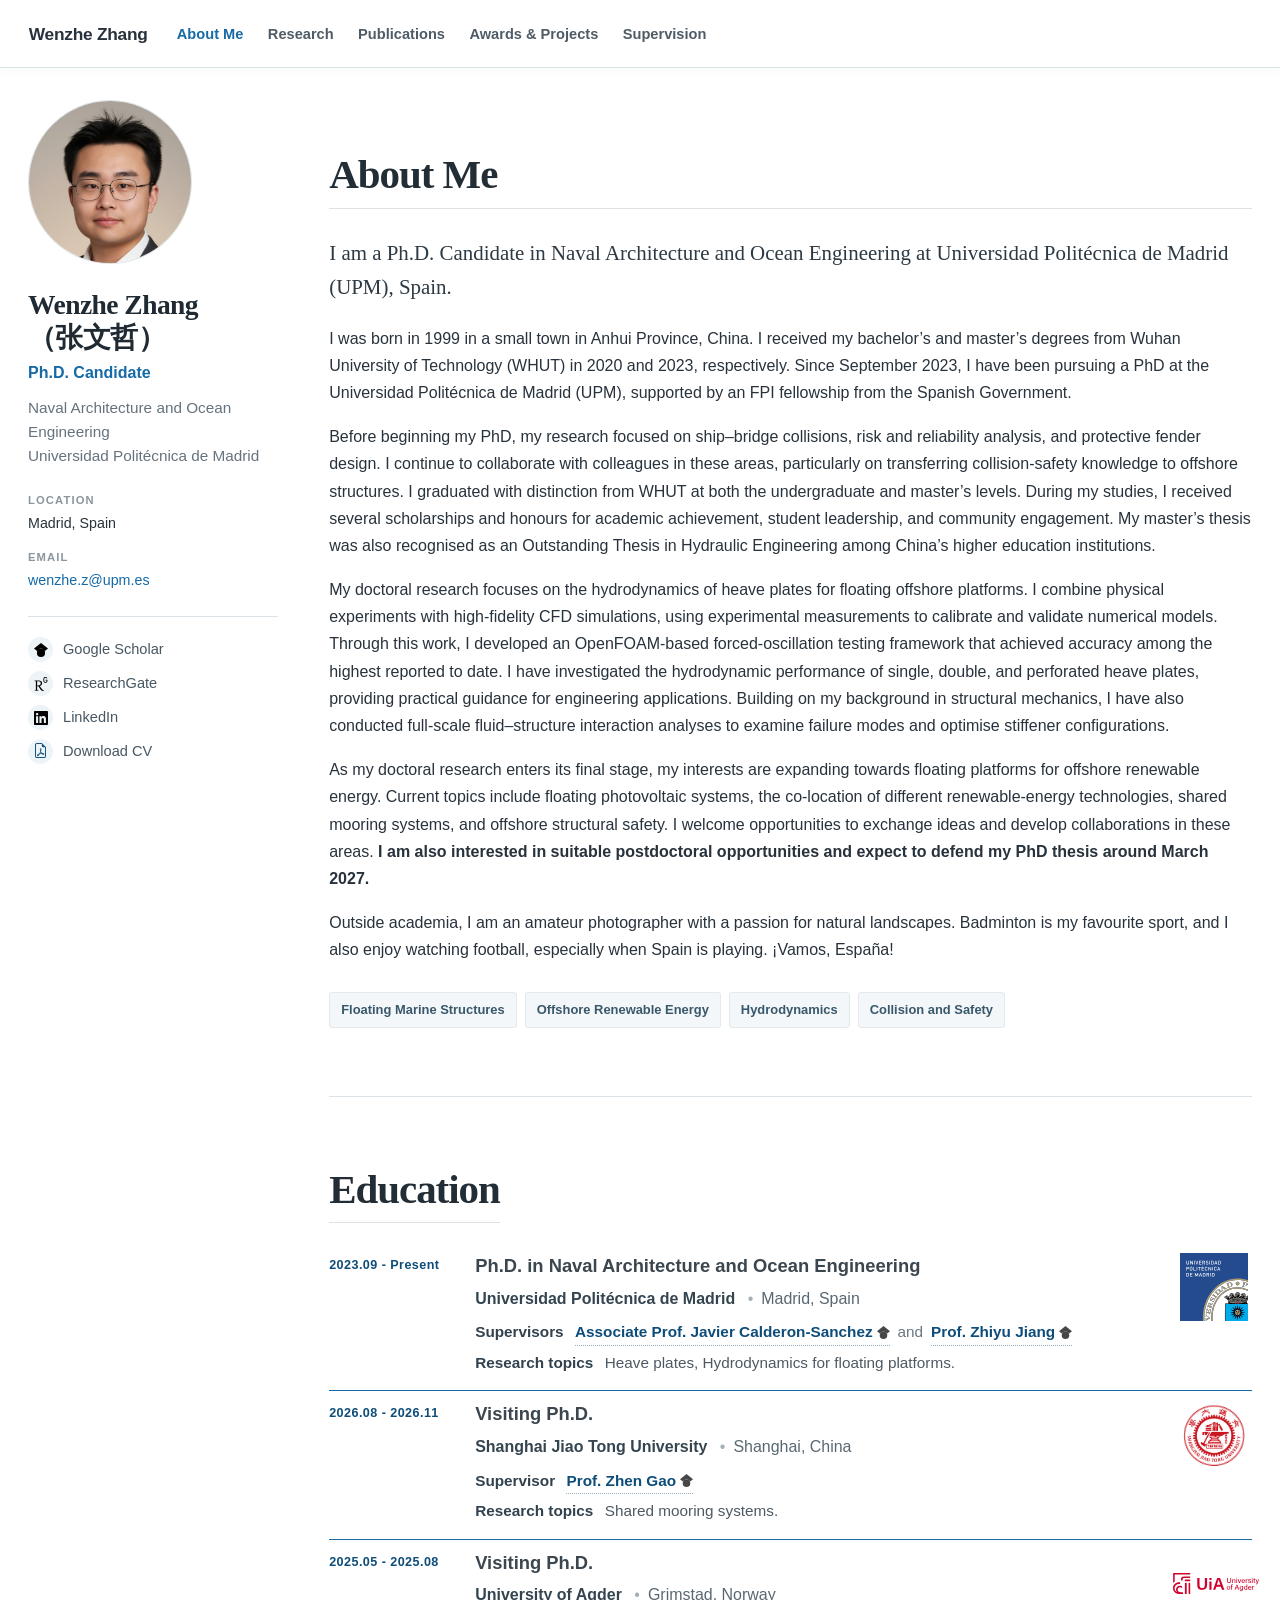
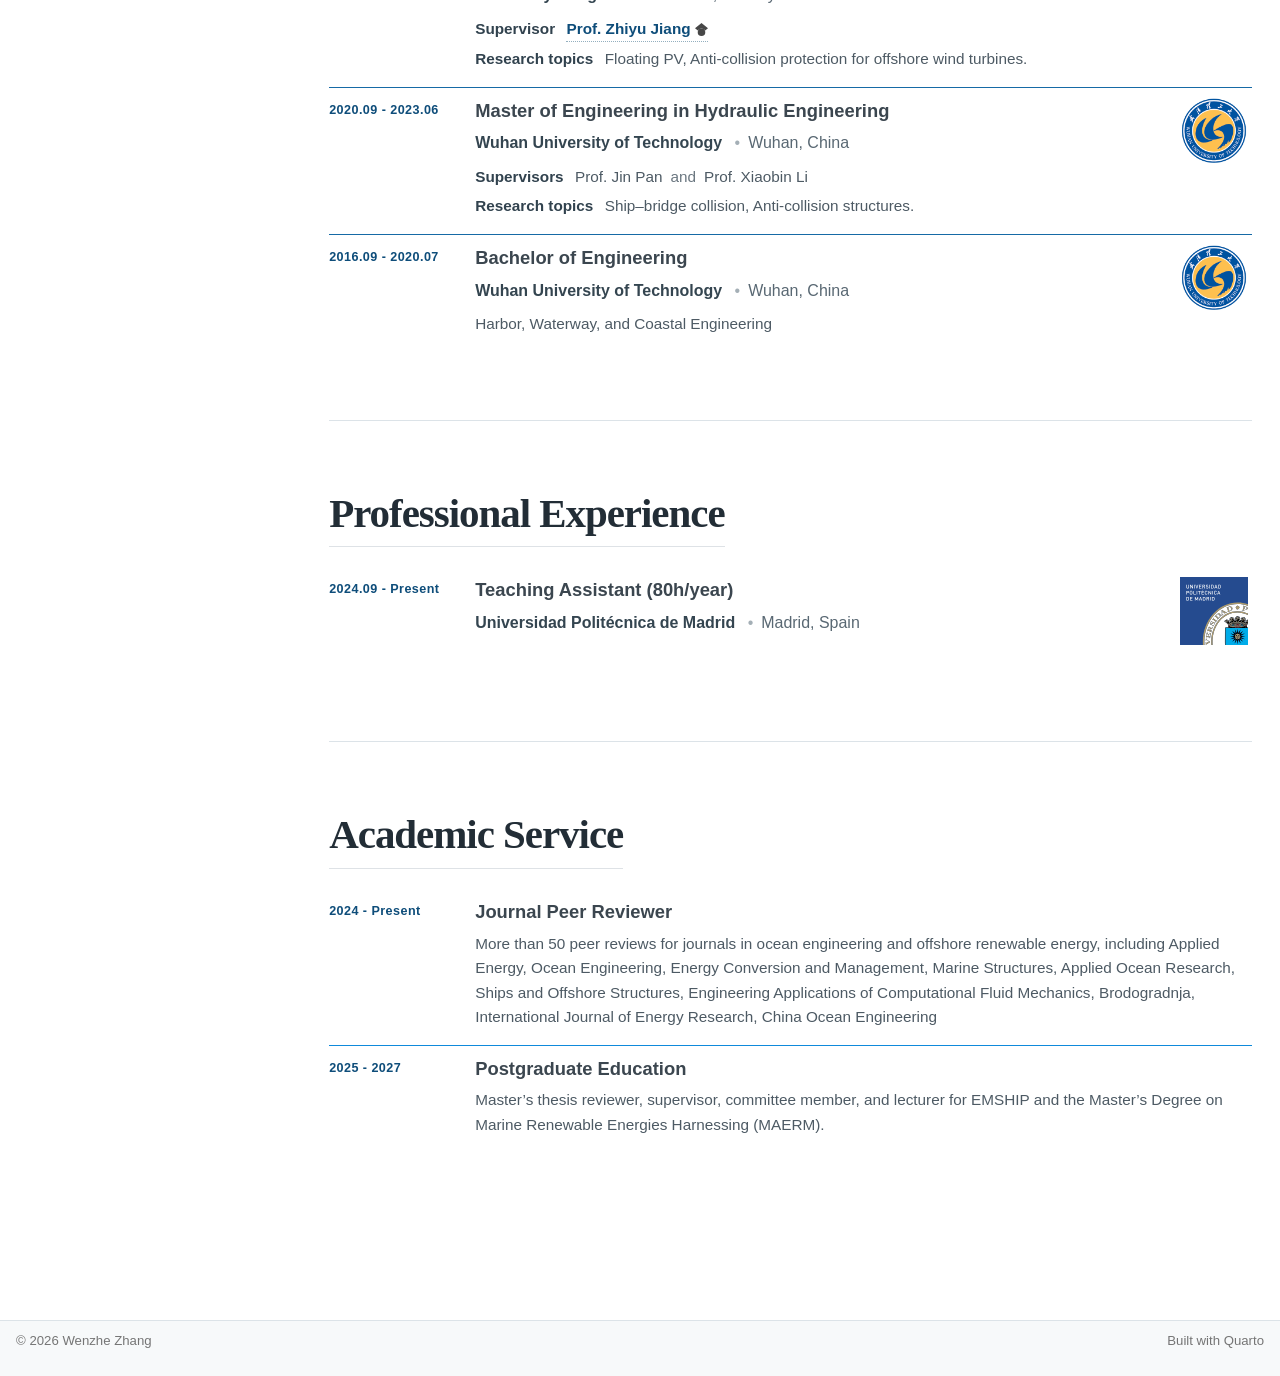
<file: index.html>
<!DOCTYPE html>
<html xmlns="http://www.w3.org/1999/xhtml" lang="en" xml:lang="en"><head>

<meta charset="utf-8">
<meta name="generator" content="quarto-1.11.9">

<meta name="viewport" content="width=device-width, initial-scale=1.0, user-scalable=yes">

<meta name="description" content="Academic profile of Wenzhe Zhang, Ph.D.&nbsp;Candidate in naval architecture and ocean engineering.">

<title>Wenzhe Zhang | Academic Homepage – Wenzhe Zhang</title>
<style>
/* Default styles provided by pandoc.
** See https://pandoc.org/MANUAL.html#variables-for-html for config info.
*/
span.smallcaps{font-variant: small-caps;}
div.columns{display: flex; gap: 1.5em;}
div.column{flex: auto;}
@media screen {
div.columns{gap: min(4vw, 1.5em);}
div.column{overflow-x: auto;}
}
div.hanging-indent{margin-left: 1.5em; text-indent: -1.5em;}
ul.task-list{list-style: none;}
ul.task-list li input[type="checkbox"] {
  width: 0.8em;
  margin: 0 0.8em 0.2em -1em; /* quarto-specific, see https://github.com/quarto-dev/quarto-cli/issues/4556 */ 
  vertical-align: middle;
}
</style>


<script src="site_libs/quarto-nav/quarto-nav.js"></script>
<script src="site_libs/clipboard/clipboard.min.js"></script>
<script src="site_libs/quarto-html/quarto.js" type="module"></script>
<script src="site_libs/quarto-html/tabsets/tabsets.js" type="module"></script>
<script src="site_libs/quarto-html/scrollable-regions/scrollable-regions.js" type="module"></script>
<script src="site_libs/quarto-html/popper.min.js"></script>
<script src="site_libs/quarto-html/tippy.umd.min.js"></script>
<link href="site_libs/quarto-html/tippy.css" rel="stylesheet">
<link href="site_libs/quarto-html/quarto-syntax-highlighting-63b5708e65d6cd79cd7618c58d0c21e7.css" rel="stylesheet" id="quarto-text-highlighting-styles">
<script src="site_libs/bootstrap/bootstrap.min.js"></script>
<link href="site_libs/bootstrap/bootstrap-icons.css" rel="stylesheet">
<link href="site_libs/bootstrap/bootstrap-cb61c712ca1a7fe70a83faed8e4da2d7.min.css" rel="stylesheet" append-hash="true" id="quarto-bootstrap" data-mode="light">
<script id="quarto-search-options" type="application/json">{
  "language": {
    "search-no-results-text": "No results",
    "search-matching-documents-text": "matching documents",
    "search-copy-link-title": "Copy link to search",
    "search-hide-matches-text": "Hide additional matches",
    "search-more-match-text": "more match in this document",
    "search-more-matches-text": "more matches in this document",
    "search-clear-button-title": "Clear",
    "search-text-placeholder": "",
    "search-detached-cancel-button-title": "Cancel",
    "search-submit-button-title": "Submit",
    "search-label": "Search"
  }
}</script>
<style>html{ scroll-behavior: smooth; }</style>


<link rel="stylesheet" href="styles.css">
</head>

<body class="nav-fixed fullcontent quarto-light"><a id="quarto-skip-link" class="visually-hidden-focusable" href="#quarto-document-content">Skip to main content</a>

<div id="quarto-search-results"></div>
  <header id="quarto-header" class="headroom fixed-top">
    <nav class="navbar navbar-expand-lg " data-bs-theme="dark" aria-label="Site">
      <div class="navbar-container container-fluid">
      <div class="navbar-brand-container mx-auto">
    <a class="navbar-brand" href="./index.html">
    <span class="navbar-title">Wenzhe Zhang</span>
    </a>
  </div>
          <button class="navbar-toggler" type="button" data-bs-toggle="collapse" data-bs-target="#navbarCollapse" aria-controls="navbarCollapse" aria-expanded="false" aria-label="Toggle navigation" onclick="if (window.quartoToggleHeadroom) { window.quartoToggleHeadroom(); }">
  <span class="navbar-toggler-icon"></span>
</button>
          <div class="collapse navbar-collapse" id="navbarCollapse">
            <ul class="navbar-nav navbar-nav-scroll me-auto">
  <li class="nav-item">
    <a class="nav-link active" href="./index.html" aria-current="page"> 
<span class="menu-text">About Me</span></a>
  </li>  
  <li class="nav-item">
    <a class="nav-link" href="./research.html"> 
<span class="menu-text">Research</span></a>
  </li>  
  <li class="nav-item">
    <a class="nav-link" href="./publications.html"> 
<span class="menu-text">Publications</span></a>
  </li>  
  <li class="nav-item">
    <a class="nav-link" href="./awards-projects.html"> 
<span class="menu-text">Awards &amp; Projects</span></a>
  </li>  
  <li class="nav-item">
    <a class="nav-link" href="./supervision.html"> 
<span class="menu-text">Supervision</span></a>
  </li>  
</ul>
          </div> <!-- /navcollapse -->
            <div class="quarto-navbar-tools">
</div>
      </div> <!-- /container-fluid -->
    </nav>
</header>
<!-- content -->
<div id="quarto-content" class="quarto-container page-layout-custom page-navbar">
<!-- sidebar -->
<!-- margin-sidebar -->
<!-- main -->




<div class="academic-shell">

<div class="profile-sidebar" role="complementary" aria-label="Profile">

  <img class="profile-photo" src="images/profile.jpg" alt="Portrait of Wenzhe Zhang">

  <h1 class="profile-name">Wenzhe Zhang <br>（张文哲）</h1>
  <p class="profile-affiliation">Ph.D. Candidate</p>
  <p class="profile-focus">
    Naval Architecture and Ocean Engineering<br>
    Universidad Politécnica de Madrid
  </p>

  <dl class="profile-facts">
    <div>
      <dt>Location</dt>
      <dd>Madrid, Spain</dd>
    </div>
    <div>
      <dt>Email</dt>
      <dd><a href="mailto:wenzhe.z@upm.es">wenzhe.z@upm.es</a></dd>
    </div>
  </dl>

  <nav class="profile-links" aria-label="Academic profiles">
    <a href="https://scholar.google.com/citations?user=jU-Vs-wAAAAJ" target="_blank" rel="noopener">
      <span class="link-mark">
        <img src="images/icons/google-scholar.svg" alt="" aria-hidden="true">
      </span>
      Google Scholar
    </a>
    <a href="https://www.researchgate.net/profile/Wenzhe-Zhang-16" target="_blank" rel="noopener">
      <span class="link-mark">
        <img src="images/icons/researchgate.svg" alt="" aria-hidden="true">
      </span>
      ResearchGate
    </a>
    <a href="https://www.linkedin.com/in/wenzhe-zhang-293a08292/" target="_blank" rel="noopener">
      <span class="link-mark">
        <img src="images/icons/linkedin.svg" alt="" aria-hidden="true">
      </span>
      LinkedIn
    </a>
    <a href="files/CV_Wenzhe_Zhang.pdf" target="_blank">
      <span class="link-mark">
        <i class="bi bi-file-earmark-pdf" aria-hidden="true"></i>
      </span>
      Download CV
    </a>
  </nav>
</div>

<main class="academic-content" id="quarto-document-content" tabindex="-1"><header id="title-block-header" class="quarto-title-block"></header>

<section id="about" class="academic-section about-section">
  <h2>About Me</h2>
  <p class="about-lead">
    I am a Ph.D. Candidate in Naval Architecture and Ocean Engineering at
    Universidad Politécnica de Madrid (UPM), Spain.
  </p>
  <p>
    I was born in 1999 in a small town in Anhui Province, China. I received my
    bachelor’s and master’s degrees from Wuhan University of Technology (WHUT)
    in 2020 and 2023, respectively. Since September 2023, I have been pursuing
    a PhD at the Universidad Politécnica de Madrid (UPM), supported by an FPI
    fellowship from the Spanish Government.
  </p>
  <p>
    Before beginning my PhD, my research focused on ship–bridge collisions,
    risk and reliability analysis, and protective fender design. I continue to
    collaborate with colleagues in these areas, particularly on transferring
    collision-safety knowledge to offshore structures. I graduated with
    distinction from WHUT at both the undergraduate and master’s levels. During
    my studies, I received several scholarships and honours for academic
    achievement, student leadership, and community engagement. My master’s
    thesis was also recognised as an Outstanding Thesis in Hydraulic
    Engineering among China’s higher education institutions.
  </p>
  <p>
    My doctoral research focuses on the hydrodynamics of heave plates for
    floating offshore platforms. I combine physical experiments with
    high-fidelity CFD simulations, using experimental measurements to calibrate
    and validate numerical models. Through this work, I developed an
    OpenFOAM-based forced-oscillation testing framework that achieved accuracy
    among the highest reported to date. I have investigated the hydrodynamic
    performance of single, double, and perforated heave plates, providing
    practical guidance for engineering applications. Building on my background
    in structural mechanics, I have also conducted full-scale fluid–structure
    interaction analyses to examine failure modes and optimise stiffener
    configurations.
  </p>
  <p>
    As my doctoral research enters its final stage, my interests are expanding
    towards floating platforms for offshore renewable energy. Current topics
    include floating photovoltaic systems, the co-location of different
    renewable-energy technologies, shared mooring systems, and offshore
    structural safety. I welcome opportunities to exchange ideas and develop
    collaborations in these areas.
    <strong>I am also interested in suitable postdoctoral opportunities and
    expect to defend my PhD thesis around March 2027.</strong>
  </p>
  <p>
    Outside academia, I am an amateur photographer with a passion for natural
    landscapes. Badminton is my favourite sport, and I also enjoy watching
    football, especially when Spain is playing. ¡Vamos, España!
  </p>

  <div class="interest-row" aria-label="Research interests">
    <span>Floating Marine Structures</span>
    <span>Offshore Renewable Energy</span>
    <span>Hydrodynamics</span>
    <span>Collision and Safety</span>
  </div>
</section>

<section id="education" class="academic-section">
  <div class="section-heading">
    <div>
      <h2>Education</h2>
    </div>
  </div>

  <div class="record-list">
    <article class="academic-record">
      <div class="record-date">2023.09 - Present</div>
      <div class="record-body">
        <h3>Ph.D. in Naval Architecture and Ocean Engineering</h3>
        <p class="record-place">Universidad Politécnica de Madrid <span>Madrid, Spain</span></p>
        <p class="record-supervisors">
          <span class="record-label">Supervisors</span>
          <a class="supervisor-link" href="https://scholar.google.com/citations?user=zWUbIyYAAAAJ" target="_blank" rel="noopener">
            Associate Prof. Javier Calderon-Sanchez
            <img class="inline-scholar-icon" src="images/icons/google-scholar.svg" alt="" aria-hidden="true">
          </a>
          <span class="name-separator">and</span>
          <a class="supervisor-link" href="https://scholar.google.com/citations?user=9iAn-vIAAAAJ" target="_blank" rel="noopener">
            Prof. Zhiyu Jiang
            <img class="inline-scholar-icon" src="images/icons/google-scholar.svg" alt="" aria-hidden="true">
          </a>
        </p>
        <p class="record-topic">
          <span class="record-label">Research topics</span>
          Heave plates, Hydrodynamics for floating platforms.
        </p>
      </div>
      <img class="org-logo" src="images/logos/upm.svg" alt="Universidad Politécnica de Madrid logo">
    </article>

    <article class="academic-record">
      <div class="record-date">2026.08 - 2026.11</div>
      <div class="record-body">
        <h3>Visiting Ph.D.</h3>
        <p class="record-place">Shanghai Jiao Tong University <span>Shanghai, China</span></p>
        <p class="record-supervisors">
          <span class="record-label">Supervisor</span>
          <a class="supervisor-link" href="https://scholar.google.com/citations?user=l5I1Ul8AAAAJ" target="_blank" rel="noopener">
            Prof. Zhen Gao
            <img class="inline-scholar-icon" src="images/icons/google-scholar.svg" alt="" aria-hidden="true">
          </a>
        </p>
        <p class="record-topic">
          <span class="record-label">Research topics</span>
          Shared mooring systems.
        </p>
      </div>
      <img class="org-logo" src="images/logos/sjtu.png" alt="Shanghai Jiao Tong University logo">
    </article>

    <article class="academic-record">
      <div class="record-date">2025.05 - 2025.08</div>
      <div class="record-body">
        <h3>Visiting Ph.D.</h3>
        <p class="record-place">University of Agder <span>Grimstad, Norway</span></p>
        <p class="record-supervisors">
          <span class="record-label">Supervisor</span>
          <a class="supervisor-link" href="https://scholar.google.com/citations?user=9iAn-vIAAAAJ" target="_blank" rel="noopener">
            Prof. Zhiyu Jiang
            <img class="inline-scholar-icon" src="images/icons/google-scholar.svg" alt="" aria-hidden="true">
          </a>
        </p>
        <p class="record-topic">
          <span class="record-label">Research topics</span>
          Floating PV, Anti-collision protection for offshore wind turbines.
        </p>
      </div>
      <img class="org-logo org-logo--wide" src="images/logos/uia.svg" alt="University of Agder logo">
    </article>

    <article class="academic-record">
      <div class="record-date">2020.09 - 2023.06</div>
      <div class="record-body">
        <h3>Master of Engineering in Hydraulic Engineering</h3>
        <p class="record-place">Wuhan University of Technology <span>Wuhan, China</span></p>
        <p class="record-supervisors">
          <span class="record-label">Supervisors</span>
          Prof. Jin Pan <span class="name-separator">and</span> Prof. Xiaobin Li
        </p>
        <p class="record-topic">
          <span class="record-label">Research topics</span>
          Ship–bridge collision, Anti-collision structures.
        </p>
      </div>
      <img class="org-logo" src="images/logos/whut.png" alt="Wuhan University of Technology logo">
    </article>

    <article class="academic-record">
      <div class="record-date">2016.09 - 2020.07</div>
      <div class="record-body">
        <h3>Bachelor of Engineering</h3>
        <p class="record-place">Wuhan University of Technology <span>Wuhan, China</span></p>
        <p class="record-detail">Harbor, Waterway, and Coastal Engineering</p>
      </div>
      <img class="org-logo" src="images/logos/whut.png" alt="Wuhan University of Technology logo">
    </article>
  </div>
</section>

<section id="work-experience" class="academic-section">
  <div class="section-heading">
    <div>
      <h2>Professional Experience</h2>
    </div>
  </div>

  <div class="record-list">
    <article class="academic-record">
      <div class="record-date">2024.09 - Present</div>
      <div class="record-body">
        <h3>Teaching Assistant (80h/year)</h3>
        <p class="record-place">Universidad Politécnica de Madrid <span>Madrid, Spain</span></p>
      </div>
      <img class="org-logo" src="images/logos/upm.svg" alt="Universidad Politécnica de Madrid logo">
    </article>
  </div>
</section>

<section id="academic-service" class="academic-section">
  <div class="section-heading">
    <div>
      <h2>Academic Service</h2>
    </div>
  </div>

  <div class="service-list">
    <article class="service-record">
      <div class="record-date">2024 - Present</div>
      <div class="record-body">
        <h3>Journal Peer Reviewer</h3>
        <p>
          More than 50 peer reviews for journals in ocean engineering and offshore
          renewable energy, including 
          Applied Energy, Ocean Engineering, Energy Conversion and Management, Marine Structures,
          Applied Ocean Research, Ships and Offshore Structures, Engineering Applications of Computational Fluid Mechanics, Brodogradnja, International Journal of Energy Research, China Ocean Engineering
        </p>
      </div>
    </article>
    <article class="service-record">
      <div class="record-date">2025 - 2027</div>
      <div class="record-body">
        <h3>Postgraduate Education</h3>
        <p>
          Master’s thesis reviewer, supervisor, committee member, and lecturer
          for EMSHIP and the Master’s Degree on Marine Renewable Energies
          Harnessing (MAERM).
        </p>
      </div>
    </article>
  </div>
</section>

</main>
</div>




<script id="quarto-html-after-body" type="application/javascript">
  window.document.addEventListener("DOMContentLoaded", function (event) {
    const isCodeAnnotation = (el) => {
      for (const clz of el.classList) {
        if (clz.startsWith('code-annotation-')) {                     
          return true;
        }
      }
      return false;
    }
    const onCopySuccess = function(e) {
      // button target
      const button = e.trigger;
      // don't keep focus
      button.blur();
      // flash "checked"
      button.classList.add('code-copy-button-checked');
      var currentTitle = button.getAttribute("title");
      button.setAttribute("title", "Copied!");
      let tooltip;
      if (window.bootstrap) {
        button.setAttribute("data-bs-toggle", "tooltip");
        button.setAttribute("data-bs-placement", "left");
        button.setAttribute("data-bs-title", "Copied!");
        tooltip = new bootstrap.Tooltip(button, 
          { trigger: "manual", 
            customClass: "code-copy-button-tooltip",
            offset: [0, -8]});
        tooltip.show();    
      }
      setTimeout(function() {
        if (tooltip) {
          tooltip.hide();
          button.removeAttribute("data-bs-title");
          button.removeAttribute("data-bs-toggle");
          button.removeAttribute("data-bs-placement");
        }
        button.setAttribute("title", currentTitle);
        button.classList.remove('code-copy-button-checked');
      }, 1000);
      // clear code selection
      e.clearSelection();
    }
    const getTextToCopy = function(trigger) {
      const outerScaffold = trigger.parentElement.cloneNode(true);
      const codeEl = outerScaffold.querySelector('code');
      for (const childEl of codeEl.children) {
        if (isCodeAnnotation(childEl)) {
          childEl.remove();
        }
      }
      return codeEl.innerText;
    }
    const clipboard = new window.ClipboardJS('.code-copy-button:not([data-in-quarto-modal])', {
      text: getTextToCopy
    });
    clipboard.on('success', onCopySuccess);
    if (window.document.getElementById('quarto-embedded-source-code-modal')) {
      const clipboardModal = new window.ClipboardJS('.code-copy-button[data-in-quarto-modal]', {
        text: getTextToCopy,
        container: window.document.getElementById('quarto-embedded-source-code-modal')
      });
      clipboardModal.on('success', onCopySuccess);
    }
      var localhostRegex = new RegExp(/^(?:http|https):\/\/localhost\:?[0-9]*\//);
      var mailtoRegex = new RegExp(/^mailto:/);
        var filterRegex = new RegExp("https:\/\/wenzhezhang1999\.github\.io\/wenzhe\.zhang");
      var isInternal = (href) => {
          return filterRegex.test(href) || localhostRegex.test(href) || mailtoRegex.test(href);
      }
      // Inspect non-navigation links and adorn them if external
      window.quartoDecorateExternalLinks = function (root) {
     var links = (root || window.document).querySelectorAll('a[href]:not(.nav-link):not(.navbar-brand):not(.toc-action):not(.sidebar-link):not(.sidebar-item-toggle):not(.pagination-link):not(.no-external):not([aria-hidden]):not(.dropdown-item):not(.quarto-navigation-tool):not(.about-link)');
      for (var i=0; i<links.length; i++) {
        const link = links[i];
        if (!isInternal(link.href)) {
          // undo the damage that might have been done by quarto-nav.js in the case of
          // links that we want to consider external
          if (link.dataset.originalHref !== undefined) {
            link.href = link.dataset.originalHref;
          }
          if (!link.classList.contains('no-external-icon')) {
          }
        }
      }
      };
      window.quartoDecorateExternalLinks(window.document);
    // Esc closes the popup (WCAG 1.4.13) and focus leaving both trigger and
    // popup closes it (WCAG 2.4.11); tippy handles neither for interactive popups.
    const hideOnEscAndFocusOut = {
      name: 'hideOnEscAndFocusOut',
      defaultValue: true,
      fn(instance) {
        const dismiss = () => {
          // A show scheduled by the trigger delay would otherwise reopen it
          instance.clearDelayTimeouts();
          instance.hide();
        };
        const onKeyDown = (event) => {
          if (event.key !== 'Escape') {
            return;
          }
          // Keep Esc from also reaching page handlers (e.g. reveal.js overview),
          // except an open reveal.js slide menu, which Esc should close too.
          // The menu handles keys only when its keyboard option is on.
          const menuHandlesEsc = window.Reveal?.getPlugin?.('menu')?.isOpen() &&
            window.Reveal.getConfig().menu?.keyboard !== false;
          if (!menuHandlesEsc) {
            event.stopPropagation();
          }
          if (instance.popper.contains(window.document.activeElement)) {
            // Disabled while refocusing so the focus trigger does not reopen it
            instance.disable();
            instance.reference.focus();
            instance.enable();
          }
          dismiss();
        };
        const onFocusOut = (event) => {
          const target = event.relatedTarget;
          if (target && !instance.reference.contains(target) &&
              !instance.popper.contains(target)) {
            dismiss();
          }
        };
        // On the trigger too: a click trigger (code-annotations: select) has no
        // blur handling. Attached for the instance's lifetime so leaving the
        // trigger also cancels a show still pending on the trigger delay.
        instance.reference.addEventListener('focusout', onFocusOut);
        return {
          onShow() {
            window.document.addEventListener('keydown', onKeyDown, true);
            instance.popper.addEventListener('focusout', onFocusOut);
          },
          onHide() {
            window.document.removeEventListener('keydown', onKeyDown, true);
            instance.popper.removeEventListener('focusout', onFocusOut);
          },
          onDestroy() {
            instance.reference.removeEventListener('focusout', onFocusOut);
          },
        };
      },
    };
    function tippyHover(el, contentFn, onTriggerFn, onUntriggerFn) {
      const config = {
        allowHTML: true,
        maxWidth: 500,
        delay: 100,
        arrow: false,
        appendTo: function(el) {
            return el.parentElement;
        },
        interactive: true,
        interactiveBorder: 10,
        theme: 'quarto',
        placement: 'bottom-start',
        plugins: [hideOnEscAndFocusOut],
      };
      if (contentFn) {
        config.content = contentFn;
      }
      if (onTriggerFn) {
        config.onTrigger = onTriggerFn;
      }
      if (onUntriggerFn) {
        config.onUntrigger = onUntriggerFn;
      }
      window.tippy(el, config); 
    }
    const noterefs = window.document.querySelectorAll('a[role="doc-noteref"]');
    for (var i=0; i<noterefs.length; i++) {
      const ref = noterefs[i];
      tippyHover(ref, function() {
        // use id or data attribute instead here
        let href = ref.getAttribute('data-footnote-href') || ref.getAttribute('href');
        try { href = new URL(href).hash; } catch {}
        const id = href.replace(/^#\/?/, "");
        const note = window.document.getElementById(id);
        if (note) {
          return note.innerHTML;
        } else {
          return "";
        }
      });
    }
    const xrefs = window.document.querySelectorAll('a.quarto-xref');
    const processXRef = (id, note) => {
      // Strip column container classes
      const stripColumnClz = (el) => {
        el.classList.remove("page-full", "page-columns");
        if (el.children) {
          for (const child of el.children) {
            stripColumnClz(child);
          }
        }
      }
      stripColumnClz(note)
      if (id === null || id.startsWith('sec-')) {
        // Special case sections, only their first couple elements
        const container = document.createElement("div");
        if (note.children && note.children.length > 2) {
          container.appendChild(note.children[0].cloneNode(true));
          for (let i = 1; i < note.children.length; i++) {
            const child = note.children[i];
            if (child.tagName === "P" && child.innerText === "") {
              continue;
            } else {
              container.appendChild(child.cloneNode(true));
              break;
            }
          }
          if (window.Quarto?.typesetMath) {
            window.Quarto.typesetMath(container);
          }
          return container.innerHTML
        } else {
          if (window.Quarto?.typesetMath) {
            window.Quarto.typesetMath(note);
          }
          return note.innerHTML;
        }
      } else {
        // Remove any anchor links if they are present
        const anchorLink = note.querySelector('a.anchorjs-link');
        if (anchorLink) {
          anchorLink.remove();
        }
        if (window.Quarto?.typesetMath) {
          window.Quarto.typesetMath(note);
        }
        if (note.classList.contains("callout")) {
          return note.outerHTML;
        } else {
          return note.innerHTML;
        }
      }
    }
    for (var i=0; i<xrefs.length; i++) {
      const xref = xrefs[i];
      tippyHover(xref, undefined, function(instance) {
        instance.disable();
        let url = xref.getAttribute('href');
        let hash = undefined; 
        if (url.startsWith('#')) {
          hash = url;
        } else {
          try { hash = new URL(url).hash; } catch {}
        }
        if (hash) {
          const id = hash.replace(/^#\/?/, "");
          const note = window.document.getElementById(id);
          if (note !== null) {
            try {
              const html = processXRef(id, note.cloneNode(true));
              instance.setContent(html);
            } finally {
              instance.enable();
              instance.show();
            }
          } else {
            // See if we can fetch this
            fetch(url.split('#')[0])
            .then(res => res.text())
            .then(html => {
              const parser = new DOMParser();
              const htmlDoc = parser.parseFromString(html, "text/html");
              const note = htmlDoc.getElementById(id);
              if (note !== null) {
                const html = processXRef(id, note);
                instance.setContent(html);
              } 
            }).finally(() => {
              instance.enable();
              instance.show();
            });
          }
        } else {
          // See if we can fetch a full url (with no hash to target)
          // This is a special case and we should probably do some content thinning / targeting
          fetch(url)
          .then(res => res.text())
          .then(html => {
            const parser = new DOMParser();
            const htmlDoc = parser.parseFromString(html, "text/html");
            const note = htmlDoc.querySelector('main.content');
            if (note !== null) {
              // This should only happen for chapter cross references
              // (since there is no id in the URL)
              // remove the first header
              if (note.children.length > 0 && note.children[0].tagName === "HEADER") {
                note.children[0].remove();
              }
              const html = processXRef(null, note);
              instance.setContent(html);
            } 
          }).finally(() => {
            instance.enable();
            instance.show();
          });
        }
      }, function(instance) {
      });
    }
        let selectedAnnoteEl;
        const selectorForAnnotation = ( cell, annotation) => {
          let cellAttr = 'data-code-cell="' + cell + '"';
          let lineAttr = 'data-code-annotation="' +  annotation + '"';
          const selector = 'span[' + cellAttr + '][' + lineAttr + ']';
          return selector;
        }
        const selectCodeLines = (annoteEl) => {
          const doc = window.document;
          const targetCell = annoteEl.getAttribute("data-target-cell");
          const targetAnnotation = annoteEl.getAttribute("data-target-annotation");
          const annoteSpan = window.document.querySelector(selectorForAnnotation(targetCell, targetAnnotation));
          const lines = annoteSpan.getAttribute("data-code-lines").split(",");
          const lineIds = lines.map((line) => {
            return targetCell + "-" + line;
          })
          // Each band is positioned against its own containing block, which is
          // not the offsetParent of the lines, so place it from client rects.
          const placeBand = (band, firstEl, lastEl, codeBlock) => {
            const container = band.offsetParent;
            if (container === null) {
              return;
            }
            const containerRect = container.getBoundingClientRect();
            // Reveal.js scales slides with a transform, so convert client
            // pixels back to the CSS pixels of the container.
            const scale = containerRect.height / container.offsetHeight || 1;
            const firstRect = firstEl.getBoundingClientRect();
            const lastRect = lastEl.getBoundingClientRect();
            const top = (firstRect.top - containerRect.top) / scale - container.clientTop + container.scrollTop;
            const height = (lastRect.bottom - firstRect.top) / scale;
            band.style.top = top - 2 + "px";
            band.style.height = height + 4 + "px";
            if (codeBlock) {
              // Without the copy button wrapper, the containing block is wider
              // than the code block, so span the code block explicitly.
              const blockRect = codeBlock.getBoundingClientRect();
              band.style.left = (blockRect.left - containerRect.left) / scale - container.clientLeft + container.scrollLeft + "px";
              band.style.width = blockRect.width / scale + "px";
            }
          };
          if (lineIds.length > 0) {
            const el = window.document.getElementById(lineIds[0]);
            const lastEl = window.document.getElementById(lineIds[lineIds.length - 1]);
            const parent = el.parentElement.parentElement;
            // cook up a div (if necessary) and position it
            let div = window.document.getElementById("code-annotation-line-highlight");
            if (div === null) {
              div = window.document.createElement("div");
              div.setAttribute("id", "code-annotation-line-highlight");
              div.style.position = 'absolute';
              parent.appendChild(div);
            }
            placeBand(div, el, lastEl, parent.closest("div.sourceCode") || parent);
            let gutterDiv = window.document.getElementById("code-annotation-line-highlight-gutter");
            if (gutterDiv === null) {
              gutterDiv = window.document.createElement("div");
              gutterDiv.setAttribute("id", "code-annotation-line-highlight-gutter");
              gutterDiv.style.position = 'absolute';
              const codeCell = window.document.getElementById(targetCell);
              const gutter = codeCell.querySelector('.code-annotation-gutter');
              gutter.appendChild(gutterDiv);
            }
            placeBand(gutterDiv, el, lastEl);
            selectedAnnoteEl = annoteEl;
          }
        };
        const unselectCodeLines = () => {
          const elementsIds = ["code-annotation-line-highlight", "code-annotation-line-highlight-gutter"];
          elementsIds.forEach((elId) => {
            const div = window.document.getElementById(elId);
            if (div) {
              div.remove();
            }
          });
          selectedAnnoteEl = undefined;
        };
          // Handle positioning of the toggle
      window.addEventListener(
        "resize",
        throttle(() => {
          elRect = undefined;
          if (selectedAnnoteEl) {
            selectCodeLines(selectedAnnoteEl);
          }
        }, 10)
      );
      function throttle(fn, ms) {
      let throttle = false;
      let timer;
        return (...args) => {
          if(!throttle) { // first call gets through
              fn.apply(this, args);
              throttle = true;
          } else { // all the others get throttled
              if(timer) clearTimeout(timer); // cancel #2
              timer = setTimeout(() => {
                fn.apply(this, args);
                timer = throttle = false;
              }, ms);
          }
        };
      }
        // Attach click handler to the DT
        const annoteDls = window.document.querySelectorAll('dt[data-target-cell]');
        for (const annoteDlNode of annoteDls) {
          annoteDlNode.addEventListener('click', (event) => {
            const clickedEl = event.target;
            if (clickedEl !== selectedAnnoteEl) {
              unselectCodeLines();
              const activeEl = window.document.querySelector('dt[data-target-cell].code-annotation-active');
              if (activeEl) {
                activeEl.classList.remove('code-annotation-active');
              }
              selectCodeLines(clickedEl);
              clickedEl.classList.add('code-annotation-active');
            } else {
              // Unselect the line
              unselectCodeLines();
              clickedEl.classList.remove('code-annotation-active');
            }
          });
        }
    const findCites = (el) => {
      const parentEl = el.parentElement;
      if (parentEl) {
        const cites = parentEl.dataset.cites;
        if (cites) {
          return {
            el,
            cites: cites.split(' ')
          };
        } else {
          return findCites(el.parentElement)
        }
      } else {
        return undefined;
      }
    };
    var bibliorefs = window.document.querySelectorAll('a[role="doc-biblioref"]');
    for (var i=0; i<bibliorefs.length; i++) {
      const ref = bibliorefs[i];
      const citeInfo = findCites(ref);
      if (citeInfo) {
        tippyHover(citeInfo.el, function() {
          var popup = window.document.createElement('div');
          citeInfo.cites.forEach(function(cite) {
            var citeDiv = window.document.createElement('div');
            citeDiv.classList.add('hanging-indent');
            citeDiv.classList.add('csl-entry');
            var biblioDiv = window.document.getElementById('ref-' + cite);
            if (biblioDiv) {
              citeDiv.innerHTML = biblioDiv.innerHTML;
            }
            popup.appendChild(citeDiv);
          });
          return popup.innerHTML;
        });
      }
    }
  });
  </script>
  <script type="application/javascript">
  window.quartoScrollableRegionsLabels = {"code":"Scrollable code","output":"Scrollable output"};
  </script>
</div> <!-- /content -->
<footer class="footer">
  <div class="nav-footer">
    <div class="nav-footer-left">
<p>© 2026 Wenzhe Zhang</p>
</div>   
    <div class="nav-footer-center">
      &nbsp;
    </div>
    <div class="nav-footer-right">
<p>Built with Quarto</p>
</div>
  </div>
</footer>
<!-- Cloudflare Web Analytics -->
<script type="module" src="https://static.cloudflareinsights.com/beacon.min.js" data-cf-beacon="{&quot;token&quot;:&quot;c6ead590af5a41edbece434c81ad9dea&quot;}"></script>
<!-- End Cloudflare Web Analytics -->




<script src="site_libs/quarto-html/zenscroll-min.js"></script>
</body></html>
</file>
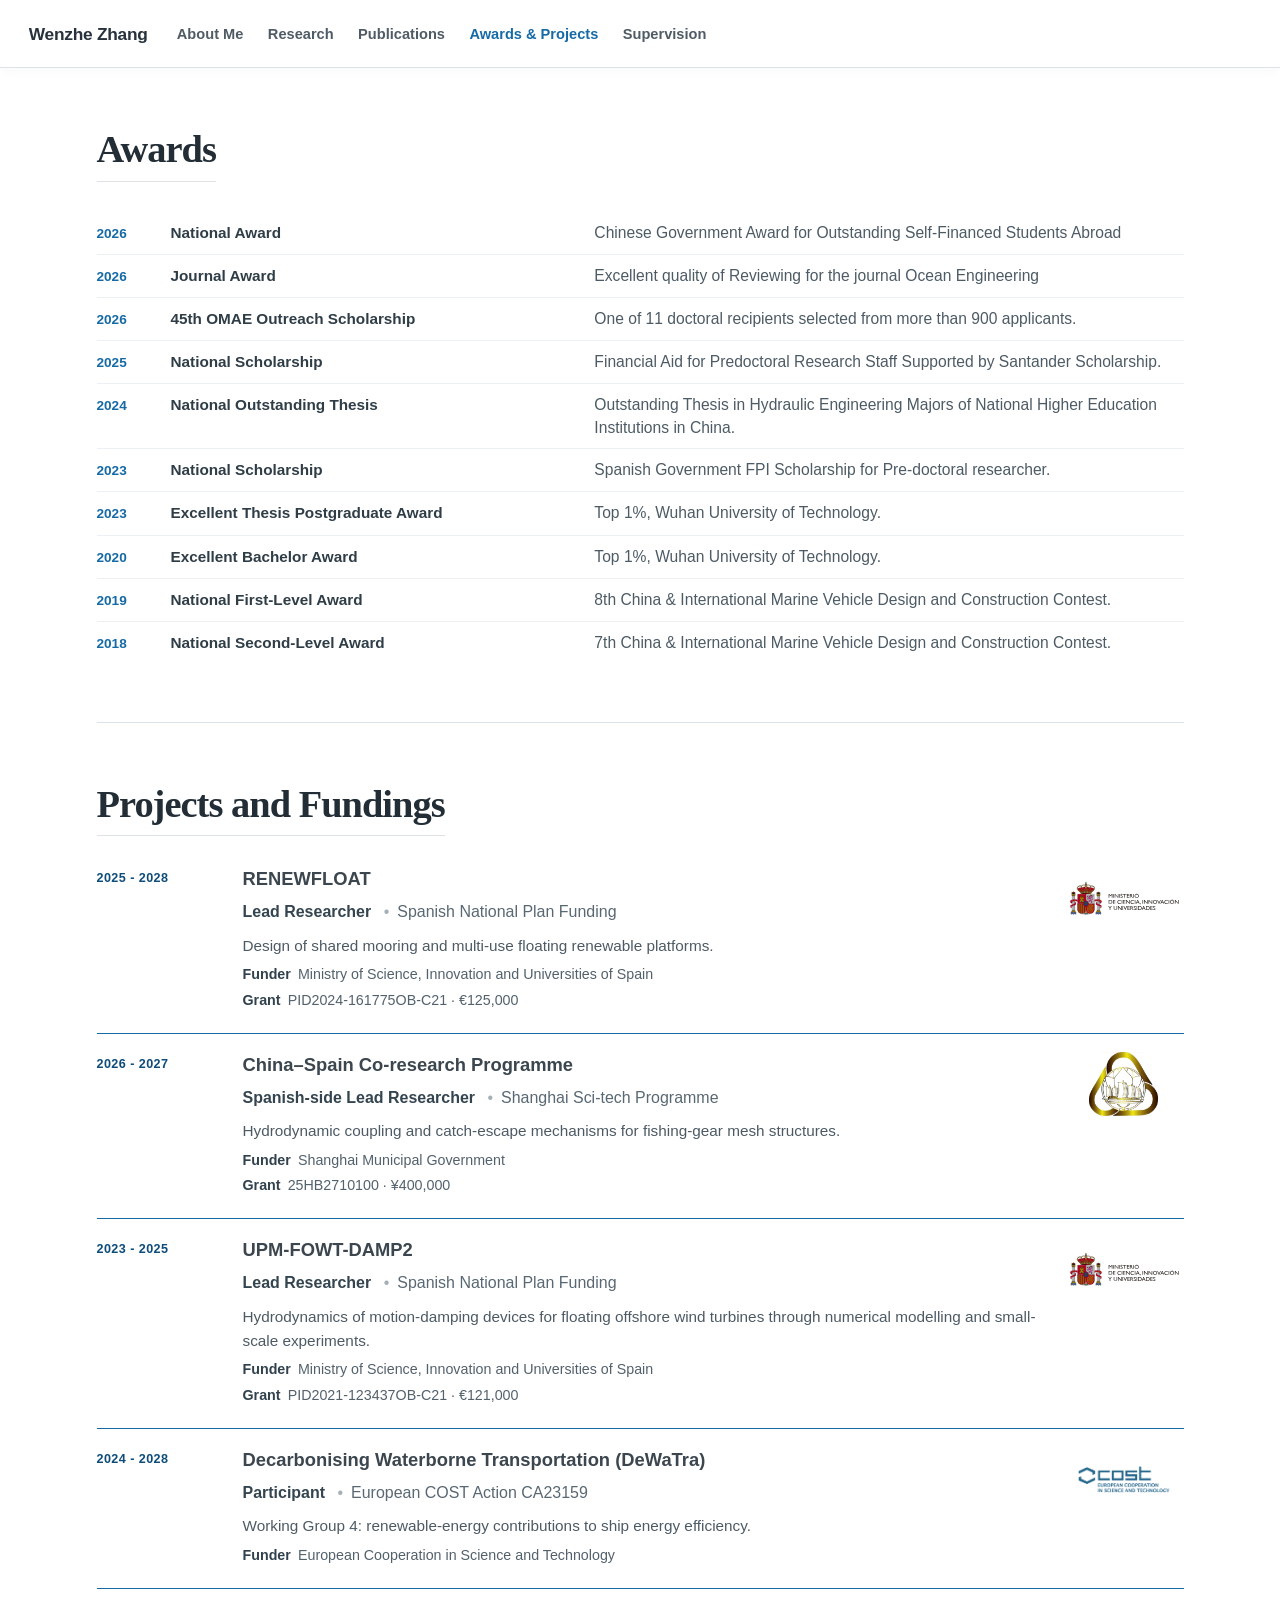
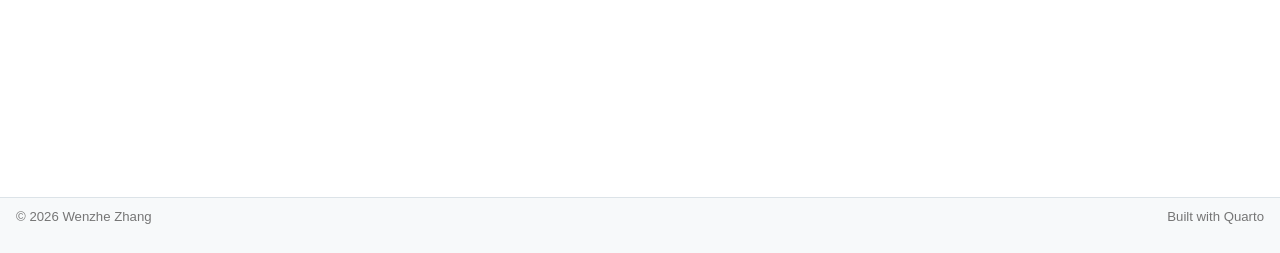
<file: awards-projects.html>
<!DOCTYPE html>
<html xmlns="http://www.w3.org/1999/xhtml" lang="en" xml:lang="en"><head>

<meta charset="utf-8">
<meta name="generator" content="quarto-1.11.9">

<meta name="viewport" content="width=device-width, initial-scale=1.0, user-scalable=yes">

<meta name="description" content="Research projects, funding, awards, and academic recognition.">

<title>Awards &amp; Projects | Wenzhe Zhang – Wenzhe Zhang</title>
<style>
/* Default styles provided by pandoc.
** See https://pandoc.org/MANUAL.html#variables-for-html for config info.
*/
span.smallcaps{font-variant: small-caps;}
div.columns{display: flex; gap: 1.5em;}
div.column{flex: auto;}
@media screen {
div.columns{gap: min(4vw, 1.5em);}
div.column{overflow-x: auto;}
}
div.hanging-indent{margin-left: 1.5em; text-indent: -1.5em;}
ul.task-list{list-style: none;}
ul.task-list li input[type="checkbox"] {
  width: 0.8em;
  margin: 0 0.8em 0.2em -1em; /* quarto-specific, see https://github.com/quarto-dev/quarto-cli/issues/4556 */ 
  vertical-align: middle;
}
</style>


<script src="site_libs/quarto-nav/quarto-nav.js"></script>
<script src="site_libs/clipboard/clipboard.min.js"></script>
<script src="site_libs/quarto-html/quarto.js" type="module"></script>
<script src="site_libs/quarto-html/tabsets/tabsets.js" type="module"></script>
<script src="site_libs/quarto-html/scrollable-regions/scrollable-regions.js" type="module"></script>
<script src="site_libs/quarto-html/popper.min.js"></script>
<script src="site_libs/quarto-html/tippy.umd.min.js"></script>
<link href="site_libs/quarto-html/tippy.css" rel="stylesheet">
<link href="site_libs/quarto-html/quarto-syntax-highlighting-63b5708e65d6cd79cd7618c58d0c21e7.css" rel="stylesheet" id="quarto-text-highlighting-styles">
<script src="site_libs/bootstrap/bootstrap.min.js"></script>
<link href="site_libs/bootstrap/bootstrap-icons.css" rel="stylesheet">
<link href="site_libs/bootstrap/bootstrap-cb61c712ca1a7fe70a83faed8e4da2d7.min.css" rel="stylesheet" append-hash="true" id="quarto-bootstrap" data-mode="light">
<script id="quarto-search-options" type="application/json">{
  "language": {
    "search-no-results-text": "No results",
    "search-matching-documents-text": "matching documents",
    "search-copy-link-title": "Copy link to search",
    "search-hide-matches-text": "Hide additional matches",
    "search-more-match-text": "more match in this document",
    "search-more-matches-text": "more matches in this document",
    "search-clear-button-title": "Clear",
    "search-text-placeholder": "",
    "search-detached-cancel-button-title": "Cancel",
    "search-submit-button-title": "Submit",
    "search-label": "Search"
  }
}</script>
<style>html{ scroll-behavior: smooth; }</style>


<link rel="stylesheet" href="styles.css">
</head>

<body class="nav-fixed quarto-light"><a id="quarto-skip-link" class="visually-hidden-focusable" href="#quarto-document-content">Skip to main content</a>

<div id="quarto-search-results"></div>
  <header id="quarto-header" class="headroom fixed-top">
    <nav class="navbar navbar-expand-lg " data-bs-theme="dark" aria-label="Site">
      <div class="navbar-container container-fluid">
      <div class="navbar-brand-container mx-auto">
    <a class="navbar-brand" href="./index.html">
    <span class="navbar-title">Wenzhe Zhang</span>
    </a>
  </div>
          <button class="navbar-toggler" type="button" data-bs-toggle="collapse" data-bs-target="#navbarCollapse" aria-controls="navbarCollapse" aria-expanded="false" aria-label="Toggle navigation" onclick="if (window.quartoToggleHeadroom) { window.quartoToggleHeadroom(); }">
  <span class="navbar-toggler-icon"></span>
</button>
          <div class="collapse navbar-collapse" id="navbarCollapse">
            <ul class="navbar-nav navbar-nav-scroll me-auto">
  <li class="nav-item">
    <a class="nav-link" href="./index.html"> 
<span class="menu-text">About Me</span></a>
  </li>  
  <li class="nav-item">
    <a class="nav-link" href="./research.html"> 
<span class="menu-text">Research</span></a>
  </li>  
  <li class="nav-item">
    <a class="nav-link" href="./publications.html"> 
<span class="menu-text">Publications</span></a>
  </li>  
  <li class="nav-item">
    <a class="nav-link active" href="./awards-projects.html" aria-current="page"> 
<span class="menu-text">Awards &amp; Projects</span></a>
  </li>  
  <li class="nav-item">
    <a class="nav-link" href="./supervision.html"> 
<span class="menu-text">Supervision</span></a>
  </li>  
</ul>
          </div> <!-- /navcollapse -->
            <div class="quarto-navbar-tools">
</div>
      </div> <!-- /container-fluid -->
    </nav>
</header>
<!-- content -->
<div id="quarto-content" class="quarto-container page-columns page-rows-contents page-layout-full page-navbar">
<!-- sidebar -->
<!-- margin-sidebar -->
    
<!-- main -->
<main class="content column-page" id="quarto-document-content" tabindex="-1"><header id="title-block-header" class="quarto-title-block"></header>




<main class="inner-page awards-projects-page">
  <section class="inner-section awards-section" id="awards">
    <div class="section-heading">
      <div>
        <h2>Awards</h2>
      </div>
    </div>

    <ul class="dated-list award-list">
      <li>
        <time datetime="2026">2026</time>
        <strong>National Award</strong>
        <p>Chinese Government Award for Outstanding Self-Financed Students Abroad</p>
      </li>
      <li>
        <time datetime="2026">2026</time>
        <strong>Journal Award</strong>
        <p>Excellent quality of Reviewing for the journal Ocean Engineering</p>
      </li>
      <li>
        <time datetime="2026">2026</time>
        <strong>45th OMAE Outreach Scholarship</strong>
        <p>One of 11 doctoral recipients selected from more than 900 applicants.</p>
      </li>
      <li>
        <time datetime="2025">2025</time>
        <strong>National Scholarship</strong>
        <p>Financial Aid for Predoctoral Research Staff Supported by Santander Scholarship.</p>
      </li>
      <li>
        <time datetime="2024">2024</time>
        <strong>National Outstanding Thesis</strong>
        <p>Outstanding Thesis in Hydraulic Engineering Majors of National Higher Education Institutions in China.</p>
      </li>
      <li>
        <time datetime="2023">2023</time>
        <strong>National Scholarship</strong>
        <p>Spanish Government FPI Scholarship for Pre-doctoral researcher.</p>
      </li>
      <li>
        <time datetime="2023">2023</time>
        <strong>Excellent Thesis Postgraduate Award</strong>
        <p>Top 1%, Wuhan University of Technology.</p>
      </li>
      <li>
        <time datetime="2020">2020</time>
        <strong>Excellent Bachelor Award</strong>
        <p>Top 1%, Wuhan University of Technology.</p>
      </li>
      <li>
        <time datetime="2019">2019</time>
        <strong>National First-Level Award</strong>
        <p>8th China &amp; International Marine Vehicle Design and Construction Contest.</p>
      </li>
      <li>
        <time datetime="2018">2018</time>
        <strong>National Second-Level Award</strong>
        <p>7th China &amp; International Marine Vehicle Design and Construction Contest.</p>
      </li>
    </ul>
  </section>

  <section class="inner-section projects-section" id="projects">
    <div class="section-heading">
      <div>
        <h2>Projects and Fundings</h2>
      </div>
    </div>

    <div class="record-list project-record-list">
      <article class="academic-record project-record">
        <div class="record-date">2025 - 2028</div>
        <div class="record-body">
          <h3>RENEWFLOAT</h3>
          <p class="record-place">Lead Researcher <span>Spanish National Plan Funding</span></p>
          <p class="record-detail">Design of shared mooring and multi-use floating renewable platforms.</p>
          <p class="project-funding"><span class="record-label">Funder</span>Ministry of Science, Innovation and Universities of Spain</p>
          <p class="project-funding"><span class="record-label">Grant</span>PID2024-161775OB-C21 · €125,000</p>
        </div>
        <img class="org-logo org-logo--funder" src="images/logos/MCIU.svg" alt="Ministry of Science, Innovation and Universities of Spain logo">
      </article>

      <article class="academic-record project-record">
        <div class="record-date">2026 - 2027</div>
        <div class="record-body">
          <h3>China–Spain Co-research Programme</h3>
          <p class="record-place">Spanish-side Lead Researcher <span>Shanghai Sci-tech Programme</span></p>
          <p class="record-detail">Hydrodynamic coupling and catch-escape mechanisms for fishing-gear mesh structures.</p>
          <p class="project-funding"><span class="record-label">Funder</span>Shanghai Municipal Government</p>
          <p class="project-funding"><span class="record-label">Grant</span>25HB2710100 · ¥400,000</p>
        </div>
        <img class="org-logo org-logo--funder" src="images/logos/ShanghaiSCI.svg">
      </article>

      <article class="academic-record project-record">
        <div class="record-date">2023 - 2025</div>
        <div class="record-body">
          <h3>UPM-FOWT-DAMP2</h3>
          <p class="record-place">Lead Researcher <span>Spanish National Plan Funding</span></p>
          <p class="record-detail">Hydrodynamics of motion-damping devices for floating offshore wind turbines through numerical modelling and small-scale experiments.</p>
          <p class="project-funding"><span class="record-label">Funder</span>Ministry of Science, Innovation and Universities of Spain</p>
          <p class="project-funding"><span class="record-label">Grant</span>PID2021-123437OB-C21 · €121,000</p>
        </div>
        <img class="org-logo org-logo--funder" src="images/logos/MCIU.svg">
      </article>

      <article class="academic-record project-record">
        <div class="record-date">2024 - 2028</div>
        <div class="record-body">
          <h3>Decarbonising Waterborne Transportation (DeWaTra)</h3>
          <p class="record-place">Participant <span>European COST Action CA23159</span></p>
          <p class="record-detail">Working Group 4: renewable-energy contributions to ship energy efficiency.</p>
          <p class="project-funding"><span class="record-label">Funder</span>European Cooperation in Science and Technology</p>
        </div>
        <img class="org-logo org-logo--funder" src="images/logos/COST.png">
      </article>
    </div>
  </section>
</main>



</main> <!-- /main -->
<script id="quarto-html-after-body" type="application/javascript">
  window.document.addEventListener("DOMContentLoaded", function (event) {
    const isCodeAnnotation = (el) => {
      for (const clz of el.classList) {
        if (clz.startsWith('code-annotation-')) {                     
          return true;
        }
      }
      return false;
    }
    const onCopySuccess = function(e) {
      // button target
      const button = e.trigger;
      // don't keep focus
      button.blur();
      // flash "checked"
      button.classList.add('code-copy-button-checked');
      var currentTitle = button.getAttribute("title");
      button.setAttribute("title", "Copied!");
      let tooltip;
      if (window.bootstrap) {
        button.setAttribute("data-bs-toggle", "tooltip");
        button.setAttribute("data-bs-placement", "left");
        button.setAttribute("data-bs-title", "Copied!");
        tooltip = new bootstrap.Tooltip(button, 
          { trigger: "manual", 
            customClass: "code-copy-button-tooltip",
            offset: [0, -8]});
        tooltip.show();    
      }
      setTimeout(function() {
        if (tooltip) {
          tooltip.hide();
          button.removeAttribute("data-bs-title");
          button.removeAttribute("data-bs-toggle");
          button.removeAttribute("data-bs-placement");
        }
        button.setAttribute("title", currentTitle);
        button.classList.remove('code-copy-button-checked');
      }, 1000);
      // clear code selection
      e.clearSelection();
    }
    const getTextToCopy = function(trigger) {
      const outerScaffold = trigger.parentElement.cloneNode(true);
      const codeEl = outerScaffold.querySelector('code');
      for (const childEl of codeEl.children) {
        if (isCodeAnnotation(childEl)) {
          childEl.remove();
        }
      }
      return codeEl.innerText;
    }
    const clipboard = new window.ClipboardJS('.code-copy-button:not([data-in-quarto-modal])', {
      text: getTextToCopy
    });
    clipboard.on('success', onCopySuccess);
    if (window.document.getElementById('quarto-embedded-source-code-modal')) {
      const clipboardModal = new window.ClipboardJS('.code-copy-button[data-in-quarto-modal]', {
        text: getTextToCopy,
        container: window.document.getElementById('quarto-embedded-source-code-modal')
      });
      clipboardModal.on('success', onCopySuccess);
    }
      var localhostRegex = new RegExp(/^(?:http|https):\/\/localhost\:?[0-9]*\//);
      var mailtoRegex = new RegExp(/^mailto:/);
        var filterRegex = new RegExp("https:\/\/wenzhezhang1999\.github\.io\/wenzhe\.zhang");
      var isInternal = (href) => {
          return filterRegex.test(href) || localhostRegex.test(href) || mailtoRegex.test(href);
      }
      // Inspect non-navigation links and adorn them if external
      window.quartoDecorateExternalLinks = function (root) {
     var links = (root || window.document).querySelectorAll('a[href]:not(.nav-link):not(.navbar-brand):not(.toc-action):not(.sidebar-link):not(.sidebar-item-toggle):not(.pagination-link):not(.no-external):not([aria-hidden]):not(.dropdown-item):not(.quarto-navigation-tool):not(.about-link)');
      for (var i=0; i<links.length; i++) {
        const link = links[i];
        if (!isInternal(link.href)) {
          // undo the damage that might have been done by quarto-nav.js in the case of
          // links that we want to consider external
          if (link.dataset.originalHref !== undefined) {
            link.href = link.dataset.originalHref;
          }
          if (!link.classList.contains('no-external-icon')) {
          }
        }
      }
      };
      window.quartoDecorateExternalLinks(window.document);
    // Esc closes the popup (WCAG 1.4.13) and focus leaving both trigger and
    // popup closes it (WCAG 2.4.11); tippy handles neither for interactive popups.
    const hideOnEscAndFocusOut = {
      name: 'hideOnEscAndFocusOut',
      defaultValue: true,
      fn(instance) {
        const dismiss = () => {
          // A show scheduled by the trigger delay would otherwise reopen it
          instance.clearDelayTimeouts();
          instance.hide();
        };
        const onKeyDown = (event) => {
          if (event.key !== 'Escape') {
            return;
          }
          // Keep Esc from also reaching page handlers (e.g. reveal.js overview),
          // except an open reveal.js slide menu, which Esc should close too.
          // The menu handles keys only when its keyboard option is on.
          const menuHandlesEsc = window.Reveal?.getPlugin?.('menu')?.isOpen() &&
            window.Reveal.getConfig().menu?.keyboard !== false;
          if (!menuHandlesEsc) {
            event.stopPropagation();
          }
          if (instance.popper.contains(window.document.activeElement)) {
            // Disabled while refocusing so the focus trigger does not reopen it
            instance.disable();
            instance.reference.focus();
            instance.enable();
          }
          dismiss();
        };
        const onFocusOut = (event) => {
          const target = event.relatedTarget;
          if (target && !instance.reference.contains(target) &&
              !instance.popper.contains(target)) {
            dismiss();
          }
        };
        // On the trigger too: a click trigger (code-annotations: select) has no
        // blur handling. Attached for the instance's lifetime so leaving the
        // trigger also cancels a show still pending on the trigger delay.
        instance.reference.addEventListener('focusout', onFocusOut);
        return {
          onShow() {
            window.document.addEventListener('keydown', onKeyDown, true);
            instance.popper.addEventListener('focusout', onFocusOut);
          },
          onHide() {
            window.document.removeEventListener('keydown', onKeyDown, true);
            instance.popper.removeEventListener('focusout', onFocusOut);
          },
          onDestroy() {
            instance.reference.removeEventListener('focusout', onFocusOut);
          },
        };
      },
    };
    function tippyHover(el, contentFn, onTriggerFn, onUntriggerFn) {
      const config = {
        allowHTML: true,
        maxWidth: 500,
        delay: 100,
        arrow: false,
        appendTo: function(el) {
            return el.parentElement;
        },
        interactive: true,
        interactiveBorder: 10,
        theme: 'quarto',
        placement: 'bottom-start',
        plugins: [hideOnEscAndFocusOut],
      };
      if (contentFn) {
        config.content = contentFn;
      }
      if (onTriggerFn) {
        config.onTrigger = onTriggerFn;
      }
      if (onUntriggerFn) {
        config.onUntrigger = onUntriggerFn;
      }
      window.tippy(el, config); 
    }
    const noterefs = window.document.querySelectorAll('a[role="doc-noteref"]');
    for (var i=0; i<noterefs.length; i++) {
      const ref = noterefs[i];
      tippyHover(ref, function() {
        // use id or data attribute instead here
        let href = ref.getAttribute('data-footnote-href') || ref.getAttribute('href');
        try { href = new URL(href).hash; } catch {}
        const id = href.replace(/^#\/?/, "");
        const note = window.document.getElementById(id);
        if (note) {
          return note.innerHTML;
        } else {
          return "";
        }
      });
    }
    const xrefs = window.document.querySelectorAll('a.quarto-xref');
    const processXRef = (id, note) => {
      // Strip column container classes
      const stripColumnClz = (el) => {
        el.classList.remove("page-full", "page-columns");
        if (el.children) {
          for (const child of el.children) {
            stripColumnClz(child);
          }
        }
      }
      stripColumnClz(note)
      if (id === null || id.startsWith('sec-')) {
        // Special case sections, only their first couple elements
        const container = document.createElement("div");
        if (note.children && note.children.length > 2) {
          container.appendChild(note.children[0].cloneNode(true));
          for (let i = 1; i < note.children.length; i++) {
            const child = note.children[i];
            if (child.tagName === "P" && child.innerText === "") {
              continue;
            } else {
              container.appendChild(child.cloneNode(true));
              break;
            }
          }
          if (window.Quarto?.typesetMath) {
            window.Quarto.typesetMath(container);
          }
          return container.innerHTML
        } else {
          if (window.Quarto?.typesetMath) {
            window.Quarto.typesetMath(note);
          }
          return note.innerHTML;
        }
      } else {
        // Remove any anchor links if they are present
        const anchorLink = note.querySelector('a.anchorjs-link');
        if (anchorLink) {
          anchorLink.remove();
        }
        if (window.Quarto?.typesetMath) {
          window.Quarto.typesetMath(note);
        }
        if (note.classList.contains("callout")) {
          return note.outerHTML;
        } else {
          return note.innerHTML;
        }
      }
    }
    for (var i=0; i<xrefs.length; i++) {
      const xref = xrefs[i];
      tippyHover(xref, undefined, function(instance) {
        instance.disable();
        let url = xref.getAttribute('href');
        let hash = undefined; 
        if (url.startsWith('#')) {
          hash = url;
        } else {
          try { hash = new URL(url).hash; } catch {}
        }
        if (hash) {
          const id = hash.replace(/^#\/?/, "");
          const note = window.document.getElementById(id);
          if (note !== null) {
            try {
              const html = processXRef(id, note.cloneNode(true));
              instance.setContent(html);
            } finally {
              instance.enable();
              instance.show();
            }
          } else {
            // See if we can fetch this
            fetch(url.split('#')[0])
            .then(res => res.text())
            .then(html => {
              const parser = new DOMParser();
              const htmlDoc = parser.parseFromString(html, "text/html");
              const note = htmlDoc.getElementById(id);
              if (note !== null) {
                const html = processXRef(id, note);
                instance.setContent(html);
              } 
            }).finally(() => {
              instance.enable();
              instance.show();
            });
          }
        } else {
          // See if we can fetch a full url (with no hash to target)
          // This is a special case and we should probably do some content thinning / targeting
          fetch(url)
          .then(res => res.text())
          .then(html => {
            const parser = new DOMParser();
            const htmlDoc = parser.parseFromString(html, "text/html");
            const note = htmlDoc.querySelector('main.content');
            if (note !== null) {
              // This should only happen for chapter cross references
              // (since there is no id in the URL)
              // remove the first header
              if (note.children.length > 0 && note.children[0].tagName === "HEADER") {
                note.children[0].remove();
              }
              const html = processXRef(null, note);
              instance.setContent(html);
            } 
          }).finally(() => {
            instance.enable();
            instance.show();
          });
        }
      }, function(instance) {
      });
    }
        let selectedAnnoteEl;
        const selectorForAnnotation = ( cell, annotation) => {
          let cellAttr = 'data-code-cell="' + cell + '"';
          let lineAttr = 'data-code-annotation="' +  annotation + '"';
          const selector = 'span[' + cellAttr + '][' + lineAttr + ']';
          return selector;
        }
        const selectCodeLines = (annoteEl) => {
          const doc = window.document;
          const targetCell = annoteEl.getAttribute("data-target-cell");
          const targetAnnotation = annoteEl.getAttribute("data-target-annotation");
          const annoteSpan = window.document.querySelector(selectorForAnnotation(targetCell, targetAnnotation));
          const lines = annoteSpan.getAttribute("data-code-lines").split(",");
          const lineIds = lines.map((line) => {
            return targetCell + "-" + line;
          })
          // Each band is positioned against its own containing block, which is
          // not the offsetParent of the lines, so place it from client rects.
          const placeBand = (band, firstEl, lastEl, codeBlock) => {
            const container = band.offsetParent;
            if (container === null) {
              return;
            }
            const containerRect = container.getBoundingClientRect();
            // Reveal.js scales slides with a transform, so convert client
            // pixels back to the CSS pixels of the container.
            const scale = containerRect.height / container.offsetHeight || 1;
            const firstRect = firstEl.getBoundingClientRect();
            const lastRect = lastEl.getBoundingClientRect();
            const top = (firstRect.top - containerRect.top) / scale - container.clientTop + container.scrollTop;
            const height = (lastRect.bottom - firstRect.top) / scale;
            band.style.top = top - 2 + "px";
            band.style.height = height + 4 + "px";
            if (codeBlock) {
              // Without the copy button wrapper, the containing block is wider
              // than the code block, so span the code block explicitly.
              const blockRect = codeBlock.getBoundingClientRect();
              band.style.left = (blockRect.left - containerRect.left) / scale - container.clientLeft + container.scrollLeft + "px";
              band.style.width = blockRect.width / scale + "px";
            }
          };
          if (lineIds.length > 0) {
            const el = window.document.getElementById(lineIds[0]);
            const lastEl = window.document.getElementById(lineIds[lineIds.length - 1]);
            const parent = el.parentElement.parentElement;
            // cook up a div (if necessary) and position it
            let div = window.document.getElementById("code-annotation-line-highlight");
            if (div === null) {
              div = window.document.createElement("div");
              div.setAttribute("id", "code-annotation-line-highlight");
              div.style.position = 'absolute';
              parent.appendChild(div);
            }
            placeBand(div, el, lastEl, parent.closest("div.sourceCode") || parent);
            let gutterDiv = window.document.getElementById("code-annotation-line-highlight-gutter");
            if (gutterDiv === null) {
              gutterDiv = window.document.createElement("div");
              gutterDiv.setAttribute("id", "code-annotation-line-highlight-gutter");
              gutterDiv.style.position = 'absolute';
              const codeCell = window.document.getElementById(targetCell);
              const gutter = codeCell.querySelector('.code-annotation-gutter');
              gutter.appendChild(gutterDiv);
            }
            placeBand(gutterDiv, el, lastEl);
            selectedAnnoteEl = annoteEl;
          }
        };
        const unselectCodeLines = () => {
          const elementsIds = ["code-annotation-line-highlight", "code-annotation-line-highlight-gutter"];
          elementsIds.forEach((elId) => {
            const div = window.document.getElementById(elId);
            if (div) {
              div.remove();
            }
          });
          selectedAnnoteEl = undefined;
        };
          // Handle positioning of the toggle
      window.addEventListener(
        "resize",
        throttle(() => {
          elRect = undefined;
          if (selectedAnnoteEl) {
            selectCodeLines(selectedAnnoteEl);
          }
        }, 10)
      );
      function throttle(fn, ms) {
      let throttle = false;
      let timer;
        return (...args) => {
          if(!throttle) { // first call gets through
              fn.apply(this, args);
              throttle = true;
          } else { // all the others get throttled
              if(timer) clearTimeout(timer); // cancel #2
              timer = setTimeout(() => {
                fn.apply(this, args);
                timer = throttle = false;
              }, ms);
          }
        };
      }
        // Attach click handler to the DT
        const annoteDls = window.document.querySelectorAll('dt[data-target-cell]');
        for (const annoteDlNode of annoteDls) {
          annoteDlNode.addEventListener('click', (event) => {
            const clickedEl = event.target;
            if (clickedEl !== selectedAnnoteEl) {
              unselectCodeLines();
              const activeEl = window.document.querySelector('dt[data-target-cell].code-annotation-active');
              if (activeEl) {
                activeEl.classList.remove('code-annotation-active');
              }
              selectCodeLines(clickedEl);
              clickedEl.classList.add('code-annotation-active');
            } else {
              // Unselect the line
              unselectCodeLines();
              clickedEl.classList.remove('code-annotation-active');
            }
          });
        }
    const findCites = (el) => {
      const parentEl = el.parentElement;
      if (parentEl) {
        const cites = parentEl.dataset.cites;
        if (cites) {
          return {
            el,
            cites: cites.split(' ')
          };
        } else {
          return findCites(el.parentElement)
        }
      } else {
        return undefined;
      }
    };
    var bibliorefs = window.document.querySelectorAll('a[role="doc-biblioref"]');
    for (var i=0; i<bibliorefs.length; i++) {
      const ref = bibliorefs[i];
      const citeInfo = findCites(ref);
      if (citeInfo) {
        tippyHover(citeInfo.el, function() {
          var popup = window.document.createElement('div');
          citeInfo.cites.forEach(function(cite) {
            var citeDiv = window.document.createElement('div');
            citeDiv.classList.add('hanging-indent');
            citeDiv.classList.add('csl-entry');
            var biblioDiv = window.document.getElementById('ref-' + cite);
            if (biblioDiv) {
              citeDiv.innerHTML = biblioDiv.innerHTML;
            }
            popup.appendChild(citeDiv);
          });
          return popup.innerHTML;
        });
      }
    }
  });
  </script>
  <script type="application/javascript">
  window.quartoScrollableRegionsLabels = {"code":"Scrollable code","output":"Scrollable output"};
  </script>
</div> <!-- /content -->
<footer class="footer">
  <div class="nav-footer">
    <div class="nav-footer-left">
<p>© 2026 Wenzhe Zhang</p>
</div>   
    <div class="nav-footer-center">
      &nbsp;
    </div>
    <div class="nav-footer-right">
<p>Built with Quarto</p>
</div>
  </div>
</footer>
<!-- Cloudflare Web Analytics -->
<script type="module" src="https://static.cloudflareinsights.com/beacon.min.js" data-cf-beacon="{&quot;token&quot;:&quot;c6ead590af5a41edbece434c81ad9dea&quot;}"></script>
<!-- End Cloudflare Web Analytics -->




<script src="site_libs/quarto-html/zenscroll-min.js"></script>
</body></html>
</file>
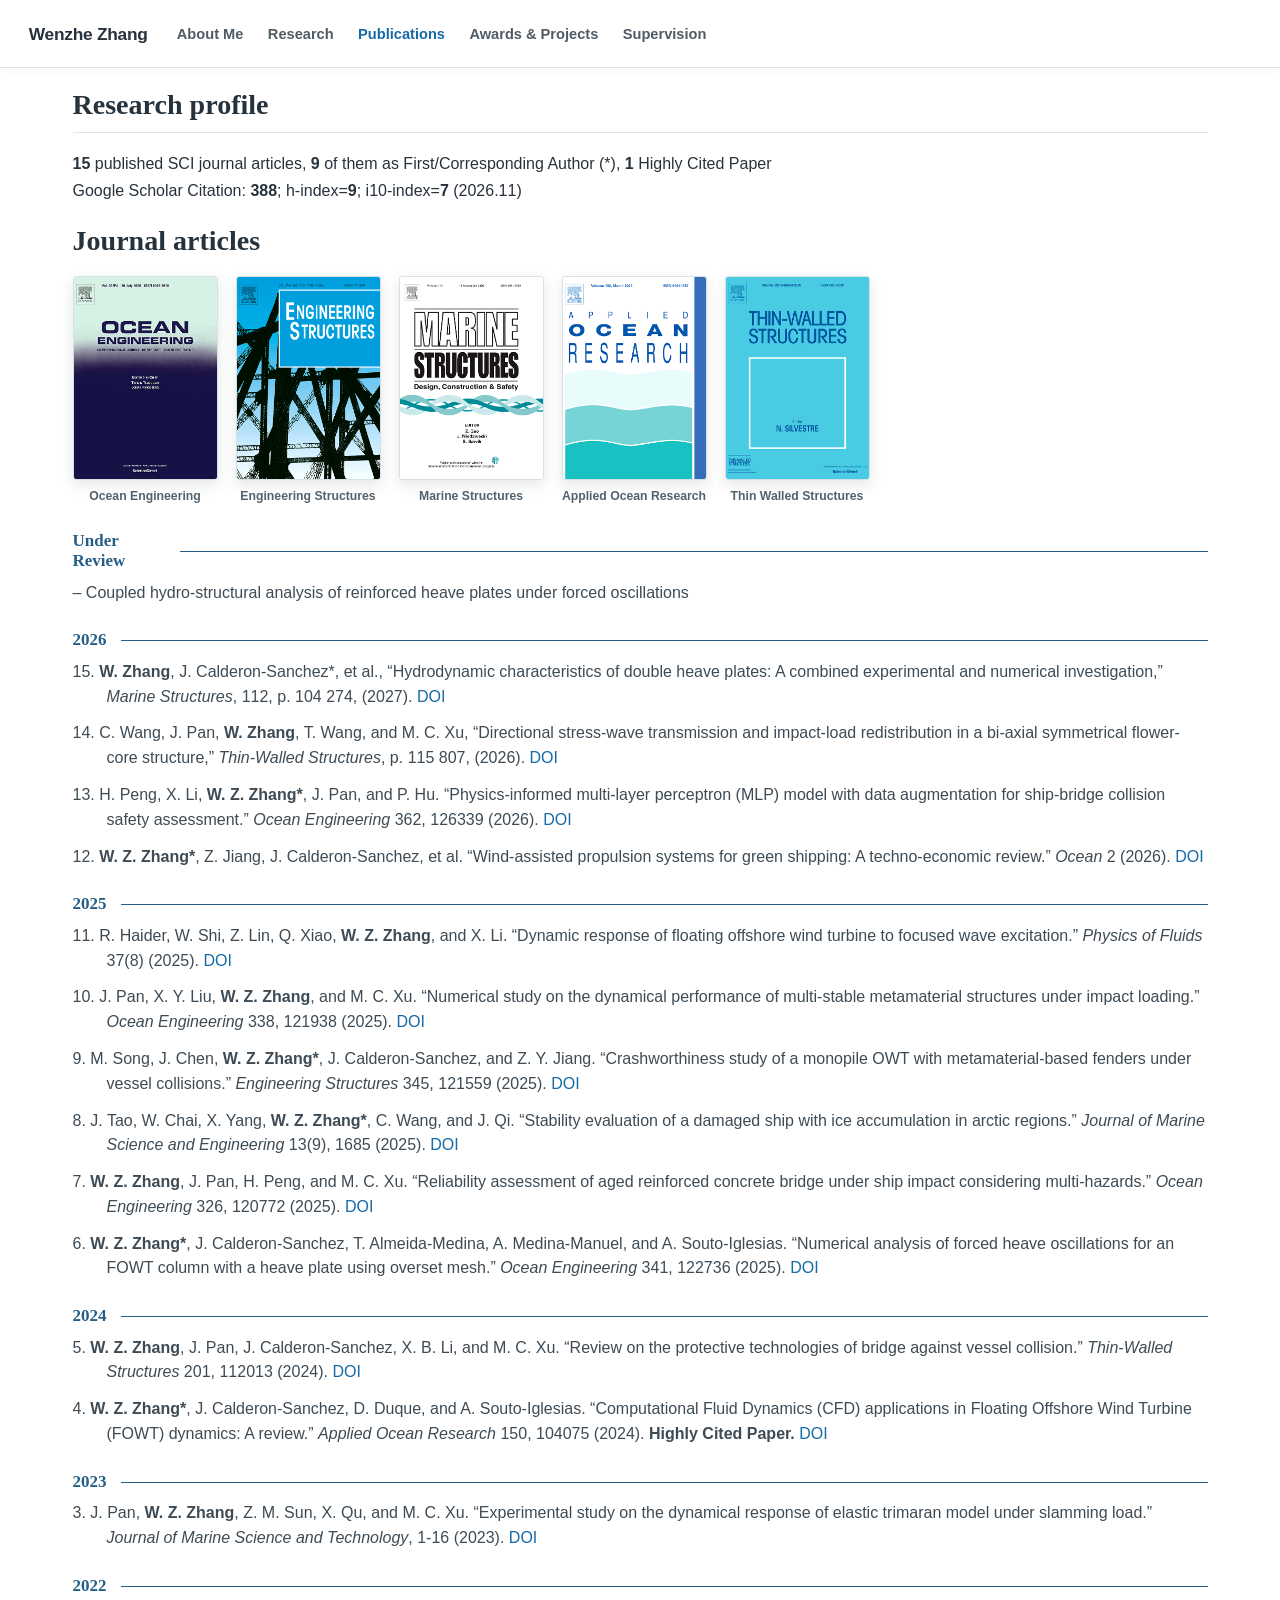
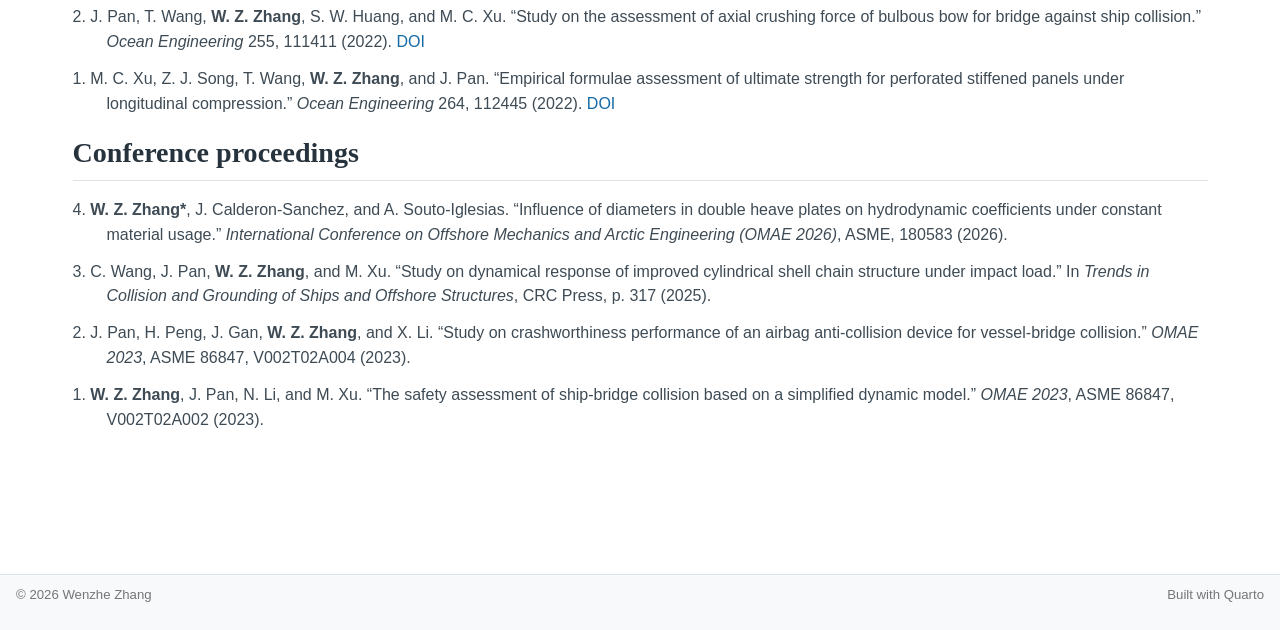
<file: publications.html>
<!DOCTYPE html>
<html xmlns="http://www.w3.org/1999/xhtml" lang="en" xml:lang="en"><head>

<meta charset="utf-8">
<meta name="generator" content="quarto-1.11.9">

<meta name="viewport" content="width=device-width, initial-scale=1.0, user-scalable=yes">


<title>Publications | Wenzhe Zhang – Wenzhe Zhang</title>
<style>
/* Default styles provided by pandoc.
** See https://pandoc.org/MANUAL.html#variables-for-html for config info.
*/
span.smallcaps{font-variant: small-caps;}
div.columns{display: flex; gap: 1.5em;}
div.column{flex: auto;}
@media screen {
div.columns{gap: min(4vw, 1.5em);}
div.column{overflow-x: auto;}
}
div.hanging-indent{margin-left: 1.5em; text-indent: -1.5em;}
ul.task-list{list-style: none;}
ul.task-list li input[type="checkbox"] {
  width: 0.8em;
  margin: 0 0.8em 0.2em -1em; /* quarto-specific, see https://github.com/quarto-dev/quarto-cli/issues/4556 */ 
  vertical-align: middle;
}
</style>


<script src="site_libs/quarto-nav/quarto-nav.js"></script>
<script src="site_libs/clipboard/clipboard.min.js"></script>
<script src="site_libs/quarto-html/quarto.js" type="module"></script>
<script src="site_libs/quarto-html/tabsets/tabsets.js" type="module"></script>
<script src="site_libs/quarto-html/scrollable-regions/scrollable-regions.js" type="module"></script>
<script src="site_libs/quarto-html/popper.min.js"></script>
<script src="site_libs/quarto-html/tippy.umd.min.js"></script>
<link href="site_libs/quarto-html/tippy.css" rel="stylesheet">
<link href="site_libs/quarto-html/quarto-syntax-highlighting-63b5708e65d6cd79cd7618c58d0c21e7.css" rel="stylesheet" id="quarto-text-highlighting-styles">
<script src="site_libs/bootstrap/bootstrap.min.js"></script>
<link href="site_libs/bootstrap/bootstrap-icons.css" rel="stylesheet">
<link href="site_libs/bootstrap/bootstrap-cb61c712ca1a7fe70a83faed8e4da2d7.min.css" rel="stylesheet" append-hash="true" id="quarto-bootstrap" data-mode="light">
<script id="quarto-search-options" type="application/json">{
  "language": {
    "search-no-results-text": "No results",
    "search-matching-documents-text": "matching documents",
    "search-copy-link-title": "Copy link to search",
    "search-hide-matches-text": "Hide additional matches",
    "search-more-match-text": "more match in this document",
    "search-more-matches-text": "more matches in this document",
    "search-clear-button-title": "Clear",
    "search-text-placeholder": "",
    "search-detached-cancel-button-title": "Cancel",
    "search-submit-button-title": "Submit",
    "search-label": "Search"
  }
}</script>
<style>html{ scroll-behavior: smooth; }</style>


<link rel="stylesheet" href="styles.css">
</head>

<body class="nav-fixed publications-view quarto-light"><a id="quarto-skip-link" class="visually-hidden-focusable" href="#quarto-document-content">Skip to main content</a>

<div id="quarto-search-results"></div>
  <header id="quarto-header" class="headroom fixed-top">
    <nav class="navbar navbar-expand-lg " data-bs-theme="dark" aria-label="Site">
      <div class="navbar-container container-fluid">
      <div class="navbar-brand-container mx-auto">
    <a class="navbar-brand" href="./index.html">
    <span class="navbar-title">Wenzhe Zhang</span>
    </a>
  </div>
          <button class="navbar-toggler" type="button" data-bs-toggle="collapse" data-bs-target="#navbarCollapse" aria-controls="navbarCollapse" aria-expanded="false" aria-label="Toggle navigation" onclick="if (window.quartoToggleHeadroom) { window.quartoToggleHeadroom(); }">
  <span class="navbar-toggler-icon"></span>
</button>
          <div class="collapse navbar-collapse" id="navbarCollapse">
            <ul class="navbar-nav navbar-nav-scroll me-auto">
  <li class="nav-item">
    <a class="nav-link" href="./index.html"> 
<span class="menu-text">About Me</span></a>
  </li>  
  <li class="nav-item">
    <a class="nav-link" href="./research.html"> 
<span class="menu-text">Research</span></a>
  </li>  
  <li class="nav-item">
    <a class="nav-link active" href="./publications.html" aria-current="page"> 
<span class="menu-text">Publications</span></a>
  </li>  
  <li class="nav-item">
    <a class="nav-link" href="./awards-projects.html"> 
<span class="menu-text">Awards &amp; Projects</span></a>
  </li>  
  <li class="nav-item">
    <a class="nav-link" href="./supervision.html"> 
<span class="menu-text">Supervision</span></a>
  </li>  
</ul>
          </div> <!-- /navcollapse -->
            <div class="quarto-navbar-tools">
</div>
      </div> <!-- /container-fluid -->
    </nav>
</header>
<!-- content -->
<div id="quarto-content" class="quarto-container page-columns page-rows-contents page-layout-full page-navbar">
<!-- sidebar -->
<!-- margin-sidebar -->
    <div id="quarto-margin-sidebar" class="sidebar margin-sidebar zindex-bottom">
        
    </div>
<!-- main -->
<main class="content column-page" id="quarto-document-content" tabindex="-1"><header id="title-block-header" class="quarto-title-block"></header>




<div class="publications-page">
<section id="research-profile" class="level2">
<h2 data-anchor-id="research-profile">Research profile</h2>
<p><strong>15</strong> published SCI journal articles, <strong>9</strong> of them as First/Corresponding Author (*), <strong>1</strong> Highly Cited Paper <br> Google Scholar Citation: <strong>388</strong>; h-index=<strong>9</strong>; i10-index=<strong>7</strong> (2026.11)</p>
</section>
<section id="journal-articles" class="level2">
<h2 data-anchor-id="journal-articles">Journal articles</h2>
<div class="journal-cover-gallery" aria-label="Selected journals">
<figure class="journal-cover figure">
<img src="images/journals/ocean-engineering-cover.jpg" class="figure-img">
<figcaption>
Ocean Engineering
</figcaption>
</figure>
<figure class="journal-cover figure">
<img src="images/journals/engineering-structures-cover.jpg" class="figure-img">
<figcaption>
Engineering Structures
</figcaption>
</figure>
<figure class="journal-cover figure">
<img src="images/journals/marine-structures-cover.jpg" class="figure-img">
<figcaption>
Marine Structures
</figcaption>
</figure>
<figure class="journal-cover figure">
<img src="images/journals/applied-ocean-research-cover.jpg" class="figure-img">
<figcaption>
Applied Ocean Research
</figcaption>
</figure>
<figure class="journal-cover figure">
<img src="images/journals/thin-walled-structures-cover.jpg" class="figure-img">
<figcaption>
Thin Walled Structures
</figcaption>
</figure>
</div>
<section id="under-review" class="level3">
<h3 data-anchor-id="under-review">Under Review</h3>
<p>– Coupled hydro-structural analysis of reinforced heave plates under forced oscillations</p>
</section>
<section id="section" class="level3">
<h3 data-anchor-id="section">2026</h3>
<p>15. <strong>W. Zhang</strong>, J. Calderon-Sanchez*, et al., “Hydrodynamic characteristics of double heave plates: A combined experimental and numerical investigation,” <em>Marine Structures</em>, 112, p.&nbsp;104 274, (2027). <a href="https://doi.org/10.1016/j.marstruc.2026.104274">DOI</a></p>
<p>14. C. Wang, J. Pan, <strong>W. Zhang</strong>, T. Wang, and M. C. Xu, “Directional stress-wave transmission and impact-load redistribution in a bi-axial symmetrical flower-core structure,” <em>Thin-Walled Structures</em>, p.&nbsp;115 807, (2026). <a href="https://doi.org/10.1016/j.tws.2026.115807">DOI</a></p>
<p>13. H. Peng, X. Li, <strong>W. Z. Zhang*</strong>, J. Pan, and P. Hu. “Physics-informed multi-layer perceptron (MLP) model with data augmentation for ship-bridge collision safety assessment.” <em>Ocean Engineering</em> 362, 126339 (2026). <a href="https://doi.org/10.1016/j.oceaneng.2026.126339">DOI</a></p>
<p>12. <strong>W. Z. Zhang*</strong>, Z. Jiang, J. Calderon-Sanchez, et al.&nbsp;“Wind-assisted propulsion systems for green shipping: A techno-economic review.” <em>Ocean</em> 2 (2026). <a href="https://doi.org/10.26599/OCEAN.2026.9470019">DOI</a></p>
</section>
<section id="section-1" class="level3">
<h3 data-anchor-id="section-1">2025</h3>
<p>11. R. Haider, W. Shi, Z. Lin, Q. Xiao, <strong>W. Z. Zhang</strong>, and X. Li. “Dynamic response of floating offshore wind turbine to focused wave excitation.” <em>Physics of Fluids</em> 37(8) (2025). <a href="https://doi.org/10.1063/5.0279082">DOI</a></p>
<p>10. J. Pan, X. Y. Liu, <strong>W. Z. Zhang</strong>, and M. C. Xu. “Numerical study on the dynamical performance of multi-stable metamaterial structures under impact loading.” <em>Ocean Engineering</em> 338, 121938 (2025). <a href="https://doi.org/10.1016/j.oceaneng.2025.121938">DOI</a></p>
<p>9. M. Song, J. Chen, <strong>W. Z. Zhang*</strong>, J. Calderon-Sanchez, and Z. Y. Jiang. “Crashworthiness study of a monopile OWT with metamaterial-based fenders under vessel collisions.” <em>Engineering Structures</em> 345, 121559 (2025). <a href="https://doi.org/10.1016/j.engstruct.2025.121559">DOI</a></p>
<p>8. J. Tao, W. Chai, X. Yang, <strong>W. Z. Zhang*</strong>, C. Wang, and J. Qi. “Stability evaluation of a damaged ship with ice accumulation in arctic regions.” <em>Journal of Marine Science and Engineering</em> 13(9), 1685 (2025). <a href="https://doi.org/10.3390/jmse13091685">DOI</a></p>
<p>7. <strong>W. Z. Zhang</strong>, J. Pan, H. Peng, and M. C. Xu. “Reliability assessment of aged reinforced concrete bridge under ship impact considering multi-hazards.” <em>Ocean Engineering</em> 326, 120772 (2025). <a href="https://doi.org/10.1016/j.oceaneng.2025.120772">DOI</a></p>
<p>6. <strong>W. Z. Zhang*</strong>, J. Calderon-Sanchez, T. Almeida-Medina, A. Medina-Manuel, and A. Souto-Iglesias. “Numerical analysis of forced heave oscillations for an FOWT column with a heave plate using overset mesh.” <em>Ocean Engineering</em> 341, 122736 (2025). <a href="https://doi.org/10.1016/j.oceaneng.2025.122736">DOI</a></p>
</section>
<section id="section-2" class="level3">
<h3 data-anchor-id="section-2">2024</h3>
<p>5. <strong>W. Z. Zhang</strong>, J. Pan, J. Calderon-Sanchez, X. B. Li, and M. C. Xu. “Review on the protective technologies of bridge against vessel collision.” <em>Thin-Walled Structures</em> 201, 112013 (2024). <a href="https://doi.org/10.1016/j.tws.2024.112013">DOI</a></p>
<p>4. <strong>W. Z. Zhang*</strong>, J. Calderon-Sanchez, D. Duque, and A. Souto-Iglesias. “Computational Fluid Dynamics (CFD) applications in Floating Offshore Wind Turbine (FOWT) dynamics: A review.” <em>Applied Ocean Research</em> 150, 104075 (2024). <strong>Highly Cited Paper.</strong> <a href="https://doi.org/10.1016/j.apor.2024.104075">DOI</a></p>
</section>
<section id="section-3" class="level3">
<h3 data-anchor-id="section-3">2023</h3>
<p>3. J. Pan, <strong>W. Z. Zhang</strong>, Z. M. Sun, X. Qu, and M. C. Xu. “Experimental study on the dynamical response of elastic trimaran model under slamming load.” <em>Journal of Marine Science and Technology</em>, 1-16 (2023). <a href="https://doi.org/10.1007/s00773-023-00969-y">DOI</a></p>
</section>
<section id="section-4" class="level3">
<h3 data-anchor-id="section-4">2022</h3>
<p>2. J. Pan, T. Wang, <strong>W. Z. Zhang</strong>, S. W. Huang, and M. C. Xu. “Study on the assessment of axial crushing force of bulbous bow for bridge against ship collision.” <em>Ocean Engineering</em> 255, 111411 (2022). <a href="https://doi.org/10.1016/j.oceaneng.2022.111411">DOI</a></p>
<p>1. M. C. Xu, Z. J. Song, T. Wang, <strong>W. Z. Zhang</strong>, and J. Pan. “Empirical formulae assessment of ultimate strength for perforated stiffened panels under longitudinal compression.” <em>Ocean Engineering</em> 264, 112445 (2022). <a href="https://doi.org/10.1016/j.oceaneng.2022.112445">DOI</a></p>
</section>
</section>
<section id="conference-proceedings" class="level2">
<h2 data-anchor-id="conference-proceedings">Conference proceedings</h2>
<p>4. <strong>W. Z. Zhang*</strong>, J. Calderon-Sanchez, and A. Souto-Iglesias. “Influence of diameters in double heave plates on hydrodynamic coefficients under constant material usage.” <em>International Conference on Offshore Mechanics and Arctic Engineering (OMAE 2026)</em>, ASME, 180583 (2026).</p>
<p>3. C. Wang, J. Pan, <strong>W. Z. Zhang</strong>, and M. Xu. “Study on dynamical response of improved cylindrical shell chain structure under impact load.” In <em>Trends in Collision and Grounding of Ships and Offshore Structures</em>, CRC Press, p.&nbsp;317 (2025).</p>
<p>2. J. Pan, H. Peng, J. Gan, <strong>W. Z. Zhang</strong>, and X. Li. “Study on crashworthiness performance of an airbag anti-collision device for vessel-bridge collision.” <em>OMAE 2023</em>, ASME 86847, V002T02A004 (2023).</p>
<p>1. <strong>W. Z. Zhang</strong>, J. Pan, N. Li, and M. Xu. “The safety assessment of ship-bridge collision based on a simplified dynamic model.” <em>OMAE 2023</em>, ASME 86847, V002T02A002 (2023).</p>
</section>
</div>



</main> <!-- /main -->
<script id="quarto-html-after-body" type="application/javascript">
  window.document.addEventListener("DOMContentLoaded", function (event) {
    const isCodeAnnotation = (el) => {
      for (const clz of el.classList) {
        if (clz.startsWith('code-annotation-')) {                     
          return true;
        }
      }
      return false;
    }
    const onCopySuccess = function(e) {
      // button target
      const button = e.trigger;
      // don't keep focus
      button.blur();
      // flash "checked"
      button.classList.add('code-copy-button-checked');
      var currentTitle = button.getAttribute("title");
      button.setAttribute("title", "Copied!");
      let tooltip;
      if (window.bootstrap) {
        button.setAttribute("data-bs-toggle", "tooltip");
        button.setAttribute("data-bs-placement", "left");
        button.setAttribute("data-bs-title", "Copied!");
        tooltip = new bootstrap.Tooltip(button, 
          { trigger: "manual", 
            customClass: "code-copy-button-tooltip",
            offset: [0, -8]});
        tooltip.show();    
      }
      setTimeout(function() {
        if (tooltip) {
          tooltip.hide();
          button.removeAttribute("data-bs-title");
          button.removeAttribute("data-bs-toggle");
          button.removeAttribute("data-bs-placement");
        }
        button.setAttribute("title", currentTitle);
        button.classList.remove('code-copy-button-checked');
      }, 1000);
      // clear code selection
      e.clearSelection();
    }
    const getTextToCopy = function(trigger) {
      const outerScaffold = trigger.parentElement.cloneNode(true);
      const codeEl = outerScaffold.querySelector('code');
      for (const childEl of codeEl.children) {
        if (isCodeAnnotation(childEl)) {
          childEl.remove();
        }
      }
      return codeEl.innerText;
    }
    const clipboard = new window.ClipboardJS('.code-copy-button:not([data-in-quarto-modal])', {
      text: getTextToCopy
    });
    clipboard.on('success', onCopySuccess);
    if (window.document.getElementById('quarto-embedded-source-code-modal')) {
      const clipboardModal = new window.ClipboardJS('.code-copy-button[data-in-quarto-modal]', {
        text: getTextToCopy,
        container: window.document.getElementById('quarto-embedded-source-code-modal')
      });
      clipboardModal.on('success', onCopySuccess);
    }
      var localhostRegex = new RegExp(/^(?:http|https):\/\/localhost\:?[0-9]*\//);
      var mailtoRegex = new RegExp(/^mailto:/);
        var filterRegex = new RegExp("https:\/\/wenzhezhang1999\.github\.io\/wenzhe\.zhang");
      var isInternal = (href) => {
          return filterRegex.test(href) || localhostRegex.test(href) || mailtoRegex.test(href);
      }
      // Inspect non-navigation links and adorn them if external
      window.quartoDecorateExternalLinks = function (root) {
     var links = (root || window.document).querySelectorAll('a[href]:not(.nav-link):not(.navbar-brand):not(.toc-action):not(.sidebar-link):not(.sidebar-item-toggle):not(.pagination-link):not(.no-external):not([aria-hidden]):not(.dropdown-item):not(.quarto-navigation-tool):not(.about-link)');
      for (var i=0; i<links.length; i++) {
        const link = links[i];
        if (!isInternal(link.href)) {
          // undo the damage that might have been done by quarto-nav.js in the case of
          // links that we want to consider external
          if (link.dataset.originalHref !== undefined) {
            link.href = link.dataset.originalHref;
          }
          if (!link.classList.contains('no-external-icon')) {
          }
        }
      }
      };
      window.quartoDecorateExternalLinks(window.document);
    // Esc closes the popup (WCAG 1.4.13) and focus leaving both trigger and
    // popup closes it (WCAG 2.4.11); tippy handles neither for interactive popups.
    const hideOnEscAndFocusOut = {
      name: 'hideOnEscAndFocusOut',
      defaultValue: true,
      fn(instance) {
        const dismiss = () => {
          // A show scheduled by the trigger delay would otherwise reopen it
          instance.clearDelayTimeouts();
          instance.hide();
        };
        const onKeyDown = (event) => {
          if (event.key !== 'Escape') {
            return;
          }
          // Keep Esc from also reaching page handlers (e.g. reveal.js overview),
          // except an open reveal.js slide menu, which Esc should close too.
          // The menu handles keys only when its keyboard option is on.
          const menuHandlesEsc = window.Reveal?.getPlugin?.('menu')?.isOpen() &&
            window.Reveal.getConfig().menu?.keyboard !== false;
          if (!menuHandlesEsc) {
            event.stopPropagation();
          }
          if (instance.popper.contains(window.document.activeElement)) {
            // Disabled while refocusing so the focus trigger does not reopen it
            instance.disable();
            instance.reference.focus();
            instance.enable();
          }
          dismiss();
        };
        const onFocusOut = (event) => {
          const target = event.relatedTarget;
          if (target && !instance.reference.contains(target) &&
              !instance.popper.contains(target)) {
            dismiss();
          }
        };
        // On the trigger too: a click trigger (code-annotations: select) has no
        // blur handling. Attached for the instance's lifetime so leaving the
        // trigger also cancels a show still pending on the trigger delay.
        instance.reference.addEventListener('focusout', onFocusOut);
        return {
          onShow() {
            window.document.addEventListener('keydown', onKeyDown, true);
            instance.popper.addEventListener('focusout', onFocusOut);
          },
          onHide() {
            window.document.removeEventListener('keydown', onKeyDown, true);
            instance.popper.removeEventListener('focusout', onFocusOut);
          },
          onDestroy() {
            instance.reference.removeEventListener('focusout', onFocusOut);
          },
        };
      },
    };
    function tippyHover(el, contentFn, onTriggerFn, onUntriggerFn) {
      const config = {
        allowHTML: true,
        maxWidth: 500,
        delay: 100,
        arrow: false,
        appendTo: function(el) {
            return el.parentElement;
        },
        interactive: true,
        interactiveBorder: 10,
        theme: 'quarto',
        placement: 'bottom-start',
        plugins: [hideOnEscAndFocusOut],
      };
      if (contentFn) {
        config.content = contentFn;
      }
      if (onTriggerFn) {
        config.onTrigger = onTriggerFn;
      }
      if (onUntriggerFn) {
        config.onUntrigger = onUntriggerFn;
      }
      window.tippy(el, config); 
    }
    const noterefs = window.document.querySelectorAll('a[role="doc-noteref"]');
    for (var i=0; i<noterefs.length; i++) {
      const ref = noterefs[i];
      tippyHover(ref, function() {
        // use id or data attribute instead here
        let href = ref.getAttribute('data-footnote-href') || ref.getAttribute('href');
        try { href = new URL(href).hash; } catch {}
        const id = href.replace(/^#\/?/, "");
        const note = window.document.getElementById(id);
        if (note) {
          return note.innerHTML;
        } else {
          return "";
        }
      });
    }
    const xrefs = window.document.querySelectorAll('a.quarto-xref');
    const processXRef = (id, note) => {
      // Strip column container classes
      const stripColumnClz = (el) => {
        el.classList.remove("page-full", "page-columns");
        if (el.children) {
          for (const child of el.children) {
            stripColumnClz(child);
          }
        }
      }
      stripColumnClz(note)
      if (id === null || id.startsWith('sec-')) {
        // Special case sections, only their first couple elements
        const container = document.createElement("div");
        if (note.children && note.children.length > 2) {
          container.appendChild(note.children[0].cloneNode(true));
          for (let i = 1; i < note.children.length; i++) {
            const child = note.children[i];
            if (child.tagName === "P" && child.innerText === "") {
              continue;
            } else {
              container.appendChild(child.cloneNode(true));
              break;
            }
          }
          if (window.Quarto?.typesetMath) {
            window.Quarto.typesetMath(container);
          }
          return container.innerHTML
        } else {
          if (window.Quarto?.typesetMath) {
            window.Quarto.typesetMath(note);
          }
          return note.innerHTML;
        }
      } else {
        // Remove any anchor links if they are present
        const anchorLink = note.querySelector('a.anchorjs-link');
        if (anchorLink) {
          anchorLink.remove();
        }
        if (window.Quarto?.typesetMath) {
          window.Quarto.typesetMath(note);
        }
        if (note.classList.contains("callout")) {
          return note.outerHTML;
        } else {
          return note.innerHTML;
        }
      }
    }
    for (var i=0; i<xrefs.length; i++) {
      const xref = xrefs[i];
      tippyHover(xref, undefined, function(instance) {
        instance.disable();
        let url = xref.getAttribute('href');
        let hash = undefined; 
        if (url.startsWith('#')) {
          hash = url;
        } else {
          try { hash = new URL(url).hash; } catch {}
        }
        if (hash) {
          const id = hash.replace(/^#\/?/, "");
          const note = window.document.getElementById(id);
          if (note !== null) {
            try {
              const html = processXRef(id, note.cloneNode(true));
              instance.setContent(html);
            } finally {
              instance.enable();
              instance.show();
            }
          } else {
            // See if we can fetch this
            fetch(url.split('#')[0])
            .then(res => res.text())
            .then(html => {
              const parser = new DOMParser();
              const htmlDoc = parser.parseFromString(html, "text/html");
              const note = htmlDoc.getElementById(id);
              if (note !== null) {
                const html = processXRef(id, note);
                instance.setContent(html);
              } 
            }).finally(() => {
              instance.enable();
              instance.show();
            });
          }
        } else {
          // See if we can fetch a full url (with no hash to target)
          // This is a special case and we should probably do some content thinning / targeting
          fetch(url)
          .then(res => res.text())
          .then(html => {
            const parser = new DOMParser();
            const htmlDoc = parser.parseFromString(html, "text/html");
            const note = htmlDoc.querySelector('main.content');
            if (note !== null) {
              // This should only happen for chapter cross references
              // (since there is no id in the URL)
              // remove the first header
              if (note.children.length > 0 && note.children[0].tagName === "HEADER") {
                note.children[0].remove();
              }
              const html = processXRef(null, note);
              instance.setContent(html);
            } 
          }).finally(() => {
            instance.enable();
            instance.show();
          });
        }
      }, function(instance) {
      });
    }
        let selectedAnnoteEl;
        const selectorForAnnotation = ( cell, annotation) => {
          let cellAttr = 'data-code-cell="' + cell + '"';
          let lineAttr = 'data-code-annotation="' +  annotation + '"';
          const selector = 'span[' + cellAttr + '][' + lineAttr + ']';
          return selector;
        }
        const selectCodeLines = (annoteEl) => {
          const doc = window.document;
          const targetCell = annoteEl.getAttribute("data-target-cell");
          const targetAnnotation = annoteEl.getAttribute("data-target-annotation");
          const annoteSpan = window.document.querySelector(selectorForAnnotation(targetCell, targetAnnotation));
          const lines = annoteSpan.getAttribute("data-code-lines").split(",");
          const lineIds = lines.map((line) => {
            return targetCell + "-" + line;
          })
          // Each band is positioned against its own containing block, which is
          // not the offsetParent of the lines, so place it from client rects.
          const placeBand = (band, firstEl, lastEl, codeBlock) => {
            const container = band.offsetParent;
            if (container === null) {
              return;
            }
            const containerRect = container.getBoundingClientRect();
            // Reveal.js scales slides with a transform, so convert client
            // pixels back to the CSS pixels of the container.
            const scale = containerRect.height / container.offsetHeight || 1;
            const firstRect = firstEl.getBoundingClientRect();
            const lastRect = lastEl.getBoundingClientRect();
            const top = (firstRect.top - containerRect.top) / scale - container.clientTop + container.scrollTop;
            const height = (lastRect.bottom - firstRect.top) / scale;
            band.style.top = top - 2 + "px";
            band.style.height = height + 4 + "px";
            if (codeBlock) {
              // Without the copy button wrapper, the containing block is wider
              // than the code block, so span the code block explicitly.
              const blockRect = codeBlock.getBoundingClientRect();
              band.style.left = (blockRect.left - containerRect.left) / scale - container.clientLeft + container.scrollLeft + "px";
              band.style.width = blockRect.width / scale + "px";
            }
          };
          if (lineIds.length > 0) {
            const el = window.document.getElementById(lineIds[0]);
            const lastEl = window.document.getElementById(lineIds[lineIds.length - 1]);
            const parent = el.parentElement.parentElement;
            // cook up a div (if necessary) and position it
            let div = window.document.getElementById("code-annotation-line-highlight");
            if (div === null) {
              div = window.document.createElement("div");
              div.setAttribute("id", "code-annotation-line-highlight");
              div.style.position = 'absolute';
              parent.appendChild(div);
            }
            placeBand(div, el, lastEl, parent.closest("div.sourceCode") || parent);
            let gutterDiv = window.document.getElementById("code-annotation-line-highlight-gutter");
            if (gutterDiv === null) {
              gutterDiv = window.document.createElement("div");
              gutterDiv.setAttribute("id", "code-annotation-line-highlight-gutter");
              gutterDiv.style.position = 'absolute';
              const codeCell = window.document.getElementById(targetCell);
              const gutter = codeCell.querySelector('.code-annotation-gutter');
              gutter.appendChild(gutterDiv);
            }
            placeBand(gutterDiv, el, lastEl);
            selectedAnnoteEl = annoteEl;
          }
        };
        const unselectCodeLines = () => {
          const elementsIds = ["code-annotation-line-highlight", "code-annotation-line-highlight-gutter"];
          elementsIds.forEach((elId) => {
            const div = window.document.getElementById(elId);
            if (div) {
              div.remove();
            }
          });
          selectedAnnoteEl = undefined;
        };
          // Handle positioning of the toggle
      window.addEventListener(
        "resize",
        throttle(() => {
          elRect = undefined;
          if (selectedAnnoteEl) {
            selectCodeLines(selectedAnnoteEl);
          }
        }, 10)
      );
      function throttle(fn, ms) {
      let throttle = false;
      let timer;
        return (...args) => {
          if(!throttle) { // first call gets through
              fn.apply(this, args);
              throttle = true;
          } else { // all the others get throttled
              if(timer) clearTimeout(timer); // cancel #2
              timer = setTimeout(() => {
                fn.apply(this, args);
                timer = throttle = false;
              }, ms);
          }
        };
      }
        // Attach click handler to the DT
        const annoteDls = window.document.querySelectorAll('dt[data-target-cell]');
        for (const annoteDlNode of annoteDls) {
          annoteDlNode.addEventListener('click', (event) => {
            const clickedEl = event.target;
            if (clickedEl !== selectedAnnoteEl) {
              unselectCodeLines();
              const activeEl = window.document.querySelector('dt[data-target-cell].code-annotation-active');
              if (activeEl) {
                activeEl.classList.remove('code-annotation-active');
              }
              selectCodeLines(clickedEl);
              clickedEl.classList.add('code-annotation-active');
            } else {
              // Unselect the line
              unselectCodeLines();
              clickedEl.classList.remove('code-annotation-active');
            }
          });
        }
    const findCites = (el) => {
      const parentEl = el.parentElement;
      if (parentEl) {
        const cites = parentEl.dataset.cites;
        if (cites) {
          return {
            el,
            cites: cites.split(' ')
          };
        } else {
          return findCites(el.parentElement)
        }
      } else {
        return undefined;
      }
    };
    var bibliorefs = window.document.querySelectorAll('a[role="doc-biblioref"]');
    for (var i=0; i<bibliorefs.length; i++) {
      const ref = bibliorefs[i];
      const citeInfo = findCites(ref);
      if (citeInfo) {
        tippyHover(citeInfo.el, function() {
          var popup = window.document.createElement('div');
          citeInfo.cites.forEach(function(cite) {
            var citeDiv = window.document.createElement('div');
            citeDiv.classList.add('hanging-indent');
            citeDiv.classList.add('csl-entry');
            var biblioDiv = window.document.getElementById('ref-' + cite);
            if (biblioDiv) {
              citeDiv.innerHTML = biblioDiv.innerHTML;
            }
            popup.appendChild(citeDiv);
          });
          return popup.innerHTML;
        });
      }
    }
  });
  </script>
  <script type="application/javascript">
  window.quartoScrollableRegionsLabels = {"code":"Scrollable code","output":"Scrollable output"};
  </script>
</div> <!-- /content -->
<footer class="footer">
  <div class="nav-footer">
    <div class="nav-footer-left">
<p>© 2026 Wenzhe Zhang</p>
</div>   
    <div class="nav-footer-center">
      &nbsp;
    </div>
    <div class="nav-footer-right">
<p>Built with Quarto</p>
</div>
  </div>
</footer>
<!-- Cloudflare Web Analytics -->
<script type="module" src="https://static.cloudflareinsights.com/beacon.min.js" data-cf-beacon="{&quot;token&quot;:&quot;c6ead590af5a41edbece434c81ad9dea&quot;}"></script>
<!-- End Cloudflare Web Analytics -->




<script src="site_libs/quarto-html/zenscroll-min.js"></script>
</body></html>
</file>
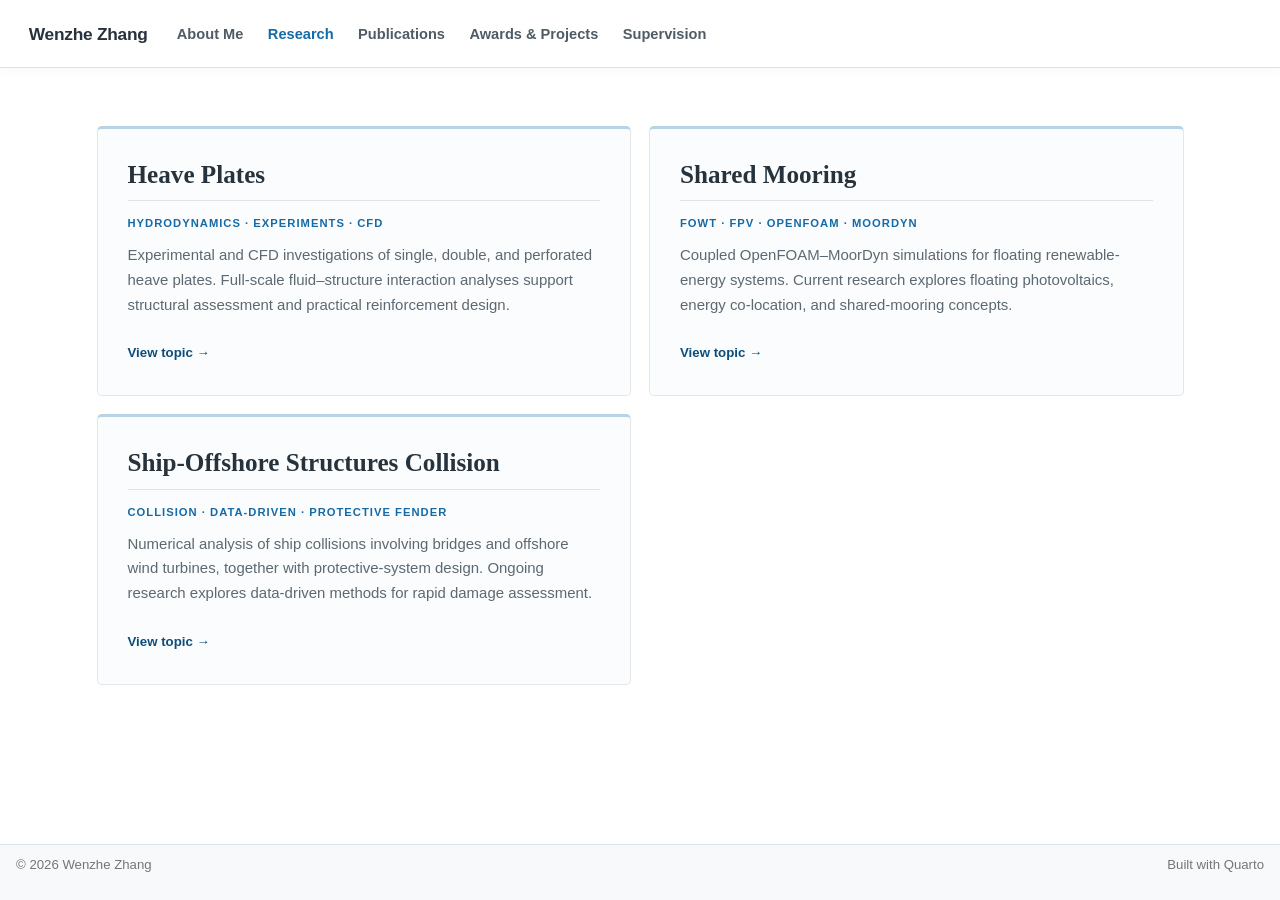
<file: research.html>
<!DOCTYPE html>
<html xmlns="http://www.w3.org/1999/xhtml" lang="en" xml:lang="en"><head>

<meta charset="utf-8">
<meta name="generator" content="quarto-1.11.9">

<meta name="viewport" content="width=device-width, initial-scale=1.0, user-scalable=yes">

<meta name="description" content="Research topics in floating offshore structures, renewable energy, hydrodynamics, and structural safety.">

<title>Research | Wenzhe Zhang – Wenzhe Zhang</title>
<style>
/* Default styles provided by pandoc.
** See https://pandoc.org/MANUAL.html#variables-for-html for config info.
*/
span.smallcaps{font-variant: small-caps;}
div.columns{display: flex; gap: 1.5em;}
div.column{flex: auto;}
@media screen {
div.columns{gap: min(4vw, 1.5em);}
div.column{overflow-x: auto;}
}
div.hanging-indent{margin-left: 1.5em; text-indent: -1.5em;}
ul.task-list{list-style: none;}
ul.task-list li input[type="checkbox"] {
  width: 0.8em;
  margin: 0 0.8em 0.2em -1em; /* quarto-specific, see https://github.com/quarto-dev/quarto-cli/issues/4556 */ 
  vertical-align: middle;
}
</style>


<script src="site_libs/quarto-nav/quarto-nav.js"></script>
<script src="site_libs/clipboard/clipboard.min.js"></script>
<script src="site_libs/quarto-html/quarto.js" type="module"></script>
<script src="site_libs/quarto-html/tabsets/tabsets.js" type="module"></script>
<script src="site_libs/quarto-html/scrollable-regions/scrollable-regions.js" type="module"></script>
<script src="site_libs/quarto-html/popper.min.js"></script>
<script src="site_libs/quarto-html/tippy.umd.min.js"></script>
<link href="site_libs/quarto-html/tippy.css" rel="stylesheet">
<link href="site_libs/quarto-html/quarto-syntax-highlighting-63b5708e65d6cd79cd7618c58d0c21e7.css" rel="stylesheet" id="quarto-text-highlighting-styles">
<script src="site_libs/bootstrap/bootstrap.min.js"></script>
<link href="site_libs/bootstrap/bootstrap-icons.css" rel="stylesheet">
<link href="site_libs/bootstrap/bootstrap-cb61c712ca1a7fe70a83faed8e4da2d7.min.css" rel="stylesheet" append-hash="true" id="quarto-bootstrap" data-mode="light">
<script id="quarto-search-options" type="application/json">{
  "language": {
    "search-no-results-text": "No results",
    "search-matching-documents-text": "matching documents",
    "search-copy-link-title": "Copy link to search",
    "search-hide-matches-text": "Hide additional matches",
    "search-more-match-text": "more match in this document",
    "search-more-matches-text": "more matches in this document",
    "search-clear-button-title": "Clear",
    "search-text-placeholder": "",
    "search-detached-cancel-button-title": "Cancel",
    "search-submit-button-title": "Submit",
    "search-label": "Search"
  }
}</script>
<style>html{ scroll-behavior: smooth; }</style>


<link rel="stylesheet" href="styles.css">
</head>

<body class="nav-fixed quarto-light"><a id="quarto-skip-link" class="visually-hidden-focusable" href="#quarto-document-content">Skip to main content</a>

<div id="quarto-search-results"></div>
  <header id="quarto-header" class="headroom fixed-top">
    <nav class="navbar navbar-expand-lg " data-bs-theme="dark" aria-label="Site">
      <div class="navbar-container container-fluid">
      <div class="navbar-brand-container mx-auto">
    <a class="navbar-brand" href="./index.html">
    <span class="navbar-title">Wenzhe Zhang</span>
    </a>
  </div>
          <button class="navbar-toggler" type="button" data-bs-toggle="collapse" data-bs-target="#navbarCollapse" aria-controls="navbarCollapse" aria-expanded="false" aria-label="Toggle navigation" onclick="if (window.quartoToggleHeadroom) { window.quartoToggleHeadroom(); }">
  <span class="navbar-toggler-icon"></span>
</button>
          <div class="collapse navbar-collapse" id="navbarCollapse">
            <ul class="navbar-nav navbar-nav-scroll me-auto">
  <li class="nav-item">
    <a class="nav-link" href="./index.html"> 
<span class="menu-text">About Me</span></a>
  </li>  
  <li class="nav-item">
    <a class="nav-link active" href="./research.html" aria-current="page"> 
<span class="menu-text">Research</span></a>
  </li>  
  <li class="nav-item">
    <a class="nav-link" href="./publications.html"> 
<span class="menu-text">Publications</span></a>
  </li>  
  <li class="nav-item">
    <a class="nav-link" href="./awards-projects.html"> 
<span class="menu-text">Awards &amp; Projects</span></a>
  </li>  
  <li class="nav-item">
    <a class="nav-link" href="./supervision.html"> 
<span class="menu-text">Supervision</span></a>
  </li>  
</ul>
          </div> <!-- /navcollapse -->
            <div class="quarto-navbar-tools">
</div>
      </div> <!-- /container-fluid -->
    </nav>
</header>
<!-- content -->
<div id="quarto-content" class="quarto-container page-columns page-rows-contents page-layout-full page-navbar">
<!-- sidebar -->
<!-- margin-sidebar -->
    
<!-- main -->
<main class="content column-page" id="quarto-document-content" tabindex="-1"><header id="title-block-header" class="quarto-title-block"></header>




<main class="inner-page">

  <section class="topic-grid" aria-label="Research topics">

    <a class="topic-card" href="research/heave-plates.html">
      <div>
      <h2>Heave Plates</h2>
      <p class="topic-label">Hydrodynamics · Experiments · CFD</p>
      <p>
        Experimental and CFD investigations of single, double, and perforated
        heave plates. Full-scale fluid–structure interaction analyses support
        structural assessment and practical reinforcement design.
      </p>
        <span class="topic-link">View topic <span aria-hidden="true">→</span></span>
      </div>
    </a>

    <a class="topic-card" href="research/shared-mooring.html">
      <div>
      <h2>Shared Mooring</h2>
      <p class="topic-label">FOWT · FPV · OpenFOAM · MoorDyn</p>
      <p>
        Coupled OpenFOAM–MoorDyn simulations for floating renewable-energy
        systems. Current research explores floating photovoltaics, energy
        co-location, and shared-mooring concepts.
      </p>
        <span class="topic-link">View topic <span aria-hidden="true">→</span></span>
      </div>
    </a>

    <a class="topic-card" href="research/collisions.html">
      <div>
      <h2>Ship-Offshore Structures Collision</h2>
      <p class="topic-label">Collision · Data-driven · Protective fender</p>
      <p>
        Numerical analysis of ship collisions involving bridges and offshore
        wind turbines, together with protective-system design. Ongoing research
        explores data-driven methods for rapid damage assessment.
      </p>
        <span class="topic-link">View topic <span aria-hidden="true">→</span></span>
      </div>
    </a>

  </section>
</main>



</main> <!-- /main -->
<script id="quarto-html-after-body" type="application/javascript">
  window.document.addEventListener("DOMContentLoaded", function (event) {
    const isCodeAnnotation = (el) => {
      for (const clz of el.classList) {
        if (clz.startsWith('code-annotation-')) {                     
          return true;
        }
      }
      return false;
    }
    const onCopySuccess = function(e) {
      // button target
      const button = e.trigger;
      // don't keep focus
      button.blur();
      // flash "checked"
      button.classList.add('code-copy-button-checked');
      var currentTitle = button.getAttribute("title");
      button.setAttribute("title", "Copied!");
      let tooltip;
      if (window.bootstrap) {
        button.setAttribute("data-bs-toggle", "tooltip");
        button.setAttribute("data-bs-placement", "left");
        button.setAttribute("data-bs-title", "Copied!");
        tooltip = new bootstrap.Tooltip(button, 
          { trigger: "manual", 
            customClass: "code-copy-button-tooltip",
            offset: [0, -8]});
        tooltip.show();    
      }
      setTimeout(function() {
        if (tooltip) {
          tooltip.hide();
          button.removeAttribute("data-bs-title");
          button.removeAttribute("data-bs-toggle");
          button.removeAttribute("data-bs-placement");
        }
        button.setAttribute("title", currentTitle);
        button.classList.remove('code-copy-button-checked');
      }, 1000);
      // clear code selection
      e.clearSelection();
    }
    const getTextToCopy = function(trigger) {
      const outerScaffold = trigger.parentElement.cloneNode(true);
      const codeEl = outerScaffold.querySelector('code');
      for (const childEl of codeEl.children) {
        if (isCodeAnnotation(childEl)) {
          childEl.remove();
        }
      }
      return codeEl.innerText;
    }
    const clipboard = new window.ClipboardJS('.code-copy-button:not([data-in-quarto-modal])', {
      text: getTextToCopy
    });
    clipboard.on('success', onCopySuccess);
    if (window.document.getElementById('quarto-embedded-source-code-modal')) {
      const clipboardModal = new window.ClipboardJS('.code-copy-button[data-in-quarto-modal]', {
        text: getTextToCopy,
        container: window.document.getElementById('quarto-embedded-source-code-modal')
      });
      clipboardModal.on('success', onCopySuccess);
    }
      var localhostRegex = new RegExp(/^(?:http|https):\/\/localhost\:?[0-9]*\//);
      var mailtoRegex = new RegExp(/^mailto:/);
        var filterRegex = new RegExp("https:\/\/wenzhezhang1999\.github\.io\/wenzhe\.zhang");
      var isInternal = (href) => {
          return filterRegex.test(href) || localhostRegex.test(href) || mailtoRegex.test(href);
      }
      // Inspect non-navigation links and adorn them if external
      window.quartoDecorateExternalLinks = function (root) {
     var links = (root || window.document).querySelectorAll('a[href]:not(.nav-link):not(.navbar-brand):not(.toc-action):not(.sidebar-link):not(.sidebar-item-toggle):not(.pagination-link):not(.no-external):not([aria-hidden]):not(.dropdown-item):not(.quarto-navigation-tool):not(.about-link)');
      for (var i=0; i<links.length; i++) {
        const link = links[i];
        if (!isInternal(link.href)) {
          // undo the damage that might have been done by quarto-nav.js in the case of
          // links that we want to consider external
          if (link.dataset.originalHref !== undefined) {
            link.href = link.dataset.originalHref;
          }
          if (!link.classList.contains('no-external-icon')) {
          }
        }
      }
      };
      window.quartoDecorateExternalLinks(window.document);
    // Esc closes the popup (WCAG 1.4.13) and focus leaving both trigger and
    // popup closes it (WCAG 2.4.11); tippy handles neither for interactive popups.
    const hideOnEscAndFocusOut = {
      name: 'hideOnEscAndFocusOut',
      defaultValue: true,
      fn(instance) {
        const dismiss = () => {
          // A show scheduled by the trigger delay would otherwise reopen it
          instance.clearDelayTimeouts();
          instance.hide();
        };
        const onKeyDown = (event) => {
          if (event.key !== 'Escape') {
            return;
          }
          // Keep Esc from also reaching page handlers (e.g. reveal.js overview),
          // except an open reveal.js slide menu, which Esc should close too.
          // The menu handles keys only when its keyboard option is on.
          const menuHandlesEsc = window.Reveal?.getPlugin?.('menu')?.isOpen() &&
            window.Reveal.getConfig().menu?.keyboard !== false;
          if (!menuHandlesEsc) {
            event.stopPropagation();
          }
          if (instance.popper.contains(window.document.activeElement)) {
            // Disabled while refocusing so the focus trigger does not reopen it
            instance.disable();
            instance.reference.focus();
            instance.enable();
          }
          dismiss();
        };
        const onFocusOut = (event) => {
          const target = event.relatedTarget;
          if (target && !instance.reference.contains(target) &&
              !instance.popper.contains(target)) {
            dismiss();
          }
        };
        // On the trigger too: a click trigger (code-annotations: select) has no
        // blur handling. Attached for the instance's lifetime so leaving the
        // trigger also cancels a show still pending on the trigger delay.
        instance.reference.addEventListener('focusout', onFocusOut);
        return {
          onShow() {
            window.document.addEventListener('keydown', onKeyDown, true);
            instance.popper.addEventListener('focusout', onFocusOut);
          },
          onHide() {
            window.document.removeEventListener('keydown', onKeyDown, true);
            instance.popper.removeEventListener('focusout', onFocusOut);
          },
          onDestroy() {
            instance.reference.removeEventListener('focusout', onFocusOut);
          },
        };
      },
    };
    function tippyHover(el, contentFn, onTriggerFn, onUntriggerFn) {
      const config = {
        allowHTML: true,
        maxWidth: 500,
        delay: 100,
        arrow: false,
        appendTo: function(el) {
            return el.parentElement;
        },
        interactive: true,
        interactiveBorder: 10,
        theme: 'quarto',
        placement: 'bottom-start',
        plugins: [hideOnEscAndFocusOut],
      };
      if (contentFn) {
        config.content = contentFn;
      }
      if (onTriggerFn) {
        config.onTrigger = onTriggerFn;
      }
      if (onUntriggerFn) {
        config.onUntrigger = onUntriggerFn;
      }
      window.tippy(el, config); 
    }
    const noterefs = window.document.querySelectorAll('a[role="doc-noteref"]');
    for (var i=0; i<noterefs.length; i++) {
      const ref = noterefs[i];
      tippyHover(ref, function() {
        // use id or data attribute instead here
        let href = ref.getAttribute('data-footnote-href') || ref.getAttribute('href');
        try { href = new URL(href).hash; } catch {}
        const id = href.replace(/^#\/?/, "");
        const note = window.document.getElementById(id);
        if (note) {
          return note.innerHTML;
        } else {
          return "";
        }
      });
    }
    const xrefs = window.document.querySelectorAll('a.quarto-xref');
    const processXRef = (id, note) => {
      // Strip column container classes
      const stripColumnClz = (el) => {
        el.classList.remove("page-full", "page-columns");
        if (el.children) {
          for (const child of el.children) {
            stripColumnClz(child);
          }
        }
      }
      stripColumnClz(note)
      if (id === null || id.startsWith('sec-')) {
        // Special case sections, only their first couple elements
        const container = document.createElement("div");
        if (note.children && note.children.length > 2) {
          container.appendChild(note.children[0].cloneNode(true));
          for (let i = 1; i < note.children.length; i++) {
            const child = note.children[i];
            if (child.tagName === "P" && child.innerText === "") {
              continue;
            } else {
              container.appendChild(child.cloneNode(true));
              break;
            }
          }
          if (window.Quarto?.typesetMath) {
            window.Quarto.typesetMath(container);
          }
          return container.innerHTML
        } else {
          if (window.Quarto?.typesetMath) {
            window.Quarto.typesetMath(note);
          }
          return note.innerHTML;
        }
      } else {
        // Remove any anchor links if they are present
        const anchorLink = note.querySelector('a.anchorjs-link');
        if (anchorLink) {
          anchorLink.remove();
        }
        if (window.Quarto?.typesetMath) {
          window.Quarto.typesetMath(note);
        }
        if (note.classList.contains("callout")) {
          return note.outerHTML;
        } else {
          return note.innerHTML;
        }
      }
    }
    for (var i=0; i<xrefs.length; i++) {
      const xref = xrefs[i];
      tippyHover(xref, undefined, function(instance) {
        instance.disable();
        let url = xref.getAttribute('href');
        let hash = undefined; 
        if (url.startsWith('#')) {
          hash = url;
        } else {
          try { hash = new URL(url).hash; } catch {}
        }
        if (hash) {
          const id = hash.replace(/^#\/?/, "");
          const note = window.document.getElementById(id);
          if (note !== null) {
            try {
              const html = processXRef(id, note.cloneNode(true));
              instance.setContent(html);
            } finally {
              instance.enable();
              instance.show();
            }
          } else {
            // See if we can fetch this
            fetch(url.split('#')[0])
            .then(res => res.text())
            .then(html => {
              const parser = new DOMParser();
              const htmlDoc = parser.parseFromString(html, "text/html");
              const note = htmlDoc.getElementById(id);
              if (note !== null) {
                const html = processXRef(id, note);
                instance.setContent(html);
              } 
            }).finally(() => {
              instance.enable();
              instance.show();
            });
          }
        } else {
          // See if we can fetch a full url (with no hash to target)
          // This is a special case and we should probably do some content thinning / targeting
          fetch(url)
          .then(res => res.text())
          .then(html => {
            const parser = new DOMParser();
            const htmlDoc = parser.parseFromString(html, "text/html");
            const note = htmlDoc.querySelector('main.content');
            if (note !== null) {
              // This should only happen for chapter cross references
              // (since there is no id in the URL)
              // remove the first header
              if (note.children.length > 0 && note.children[0].tagName === "HEADER") {
                note.children[0].remove();
              }
              const html = processXRef(null, note);
              instance.setContent(html);
            } 
          }).finally(() => {
            instance.enable();
            instance.show();
          });
        }
      }, function(instance) {
      });
    }
        let selectedAnnoteEl;
        const selectorForAnnotation = ( cell, annotation) => {
          let cellAttr = 'data-code-cell="' + cell + '"';
          let lineAttr = 'data-code-annotation="' +  annotation + '"';
          const selector = 'span[' + cellAttr + '][' + lineAttr + ']';
          return selector;
        }
        const selectCodeLines = (annoteEl) => {
          const doc = window.document;
          const targetCell = annoteEl.getAttribute("data-target-cell");
          const targetAnnotation = annoteEl.getAttribute("data-target-annotation");
          const annoteSpan = window.document.querySelector(selectorForAnnotation(targetCell, targetAnnotation));
          const lines = annoteSpan.getAttribute("data-code-lines").split(",");
          const lineIds = lines.map((line) => {
            return targetCell + "-" + line;
          })
          // Each band is positioned against its own containing block, which is
          // not the offsetParent of the lines, so place it from client rects.
          const placeBand = (band, firstEl, lastEl, codeBlock) => {
            const container = band.offsetParent;
            if (container === null) {
              return;
            }
            const containerRect = container.getBoundingClientRect();
            // Reveal.js scales slides with a transform, so convert client
            // pixels back to the CSS pixels of the container.
            const scale = containerRect.height / container.offsetHeight || 1;
            const firstRect = firstEl.getBoundingClientRect();
            const lastRect = lastEl.getBoundingClientRect();
            const top = (firstRect.top - containerRect.top) / scale - container.clientTop + container.scrollTop;
            const height = (lastRect.bottom - firstRect.top) / scale;
            band.style.top = top - 2 + "px";
            band.style.height = height + 4 + "px";
            if (codeBlock) {
              // Without the copy button wrapper, the containing block is wider
              // than the code block, so span the code block explicitly.
              const blockRect = codeBlock.getBoundingClientRect();
              band.style.left = (blockRect.left - containerRect.left) / scale - container.clientLeft + container.scrollLeft + "px";
              band.style.width = blockRect.width / scale + "px";
            }
          };
          if (lineIds.length > 0) {
            const el = window.document.getElementById(lineIds[0]);
            const lastEl = window.document.getElementById(lineIds[lineIds.length - 1]);
            const parent = el.parentElement.parentElement;
            // cook up a div (if necessary) and position it
            let div = window.document.getElementById("code-annotation-line-highlight");
            if (div === null) {
              div = window.document.createElement("div");
              div.setAttribute("id", "code-annotation-line-highlight");
              div.style.position = 'absolute';
              parent.appendChild(div);
            }
            placeBand(div, el, lastEl, parent.closest("div.sourceCode") || parent);
            let gutterDiv = window.document.getElementById("code-annotation-line-highlight-gutter");
            if (gutterDiv === null) {
              gutterDiv = window.document.createElement("div");
              gutterDiv.setAttribute("id", "code-annotation-line-highlight-gutter");
              gutterDiv.style.position = 'absolute';
              const codeCell = window.document.getElementById(targetCell);
              const gutter = codeCell.querySelector('.code-annotation-gutter');
              gutter.appendChild(gutterDiv);
            }
            placeBand(gutterDiv, el, lastEl);
            selectedAnnoteEl = annoteEl;
          }
        };
        const unselectCodeLines = () => {
          const elementsIds = ["code-annotation-line-highlight", "code-annotation-line-highlight-gutter"];
          elementsIds.forEach((elId) => {
            const div = window.document.getElementById(elId);
            if (div) {
              div.remove();
            }
          });
          selectedAnnoteEl = undefined;
        };
          // Handle positioning of the toggle
      window.addEventListener(
        "resize",
        throttle(() => {
          elRect = undefined;
          if (selectedAnnoteEl) {
            selectCodeLines(selectedAnnoteEl);
          }
        }, 10)
      );
      function throttle(fn, ms) {
      let throttle = false;
      let timer;
        return (...args) => {
          if(!throttle) { // first call gets through
              fn.apply(this, args);
              throttle = true;
          } else { // all the others get throttled
              if(timer) clearTimeout(timer); // cancel #2
              timer = setTimeout(() => {
                fn.apply(this, args);
                timer = throttle = false;
              }, ms);
          }
        };
      }
        // Attach click handler to the DT
        const annoteDls = window.document.querySelectorAll('dt[data-target-cell]');
        for (const annoteDlNode of annoteDls) {
          annoteDlNode.addEventListener('click', (event) => {
            const clickedEl = event.target;
            if (clickedEl !== selectedAnnoteEl) {
              unselectCodeLines();
              const activeEl = window.document.querySelector('dt[data-target-cell].code-annotation-active');
              if (activeEl) {
                activeEl.classList.remove('code-annotation-active');
              }
              selectCodeLines(clickedEl);
              clickedEl.classList.add('code-annotation-active');
            } else {
              // Unselect the line
              unselectCodeLines();
              clickedEl.classList.remove('code-annotation-active');
            }
          });
        }
    const findCites = (el) => {
      const parentEl = el.parentElement;
      if (parentEl) {
        const cites = parentEl.dataset.cites;
        if (cites) {
          return {
            el,
            cites: cites.split(' ')
          };
        } else {
          return findCites(el.parentElement)
        }
      } else {
        return undefined;
      }
    };
    var bibliorefs = window.document.querySelectorAll('a[role="doc-biblioref"]');
    for (var i=0; i<bibliorefs.length; i++) {
      const ref = bibliorefs[i];
      const citeInfo = findCites(ref);
      if (citeInfo) {
        tippyHover(citeInfo.el, function() {
          var popup = window.document.createElement('div');
          citeInfo.cites.forEach(function(cite) {
            var citeDiv = window.document.createElement('div');
            citeDiv.classList.add('hanging-indent');
            citeDiv.classList.add('csl-entry');
            var biblioDiv = window.document.getElementById('ref-' + cite);
            if (biblioDiv) {
              citeDiv.innerHTML = biblioDiv.innerHTML;
            }
            popup.appendChild(citeDiv);
          });
          return popup.innerHTML;
        });
      }
    }
  });
  </script>
  <script type="application/javascript">
  window.quartoScrollableRegionsLabels = {"code":"Scrollable code","output":"Scrollable output"};
  </script>
</div> <!-- /content -->
<footer class="footer">
  <div class="nav-footer">
    <div class="nav-footer-left">
<p>© 2026 Wenzhe Zhang</p>
</div>   
    <div class="nav-footer-center">
      &nbsp;
    </div>
    <div class="nav-footer-right">
<p>Built with Quarto</p>
</div>
  </div>
</footer>
<!-- Cloudflare Web Analytics -->
<script type="module" src="https://static.cloudflareinsights.com/beacon.min.js" data-cf-beacon="{&quot;token&quot;:&quot;c6ead590af5a41edbece434c81ad9dea&quot;}"></script>
<!-- End Cloudflare Web Analytics -->




<script src="site_libs/quarto-html/zenscroll-min.js"></script>
</body></html>
</file>
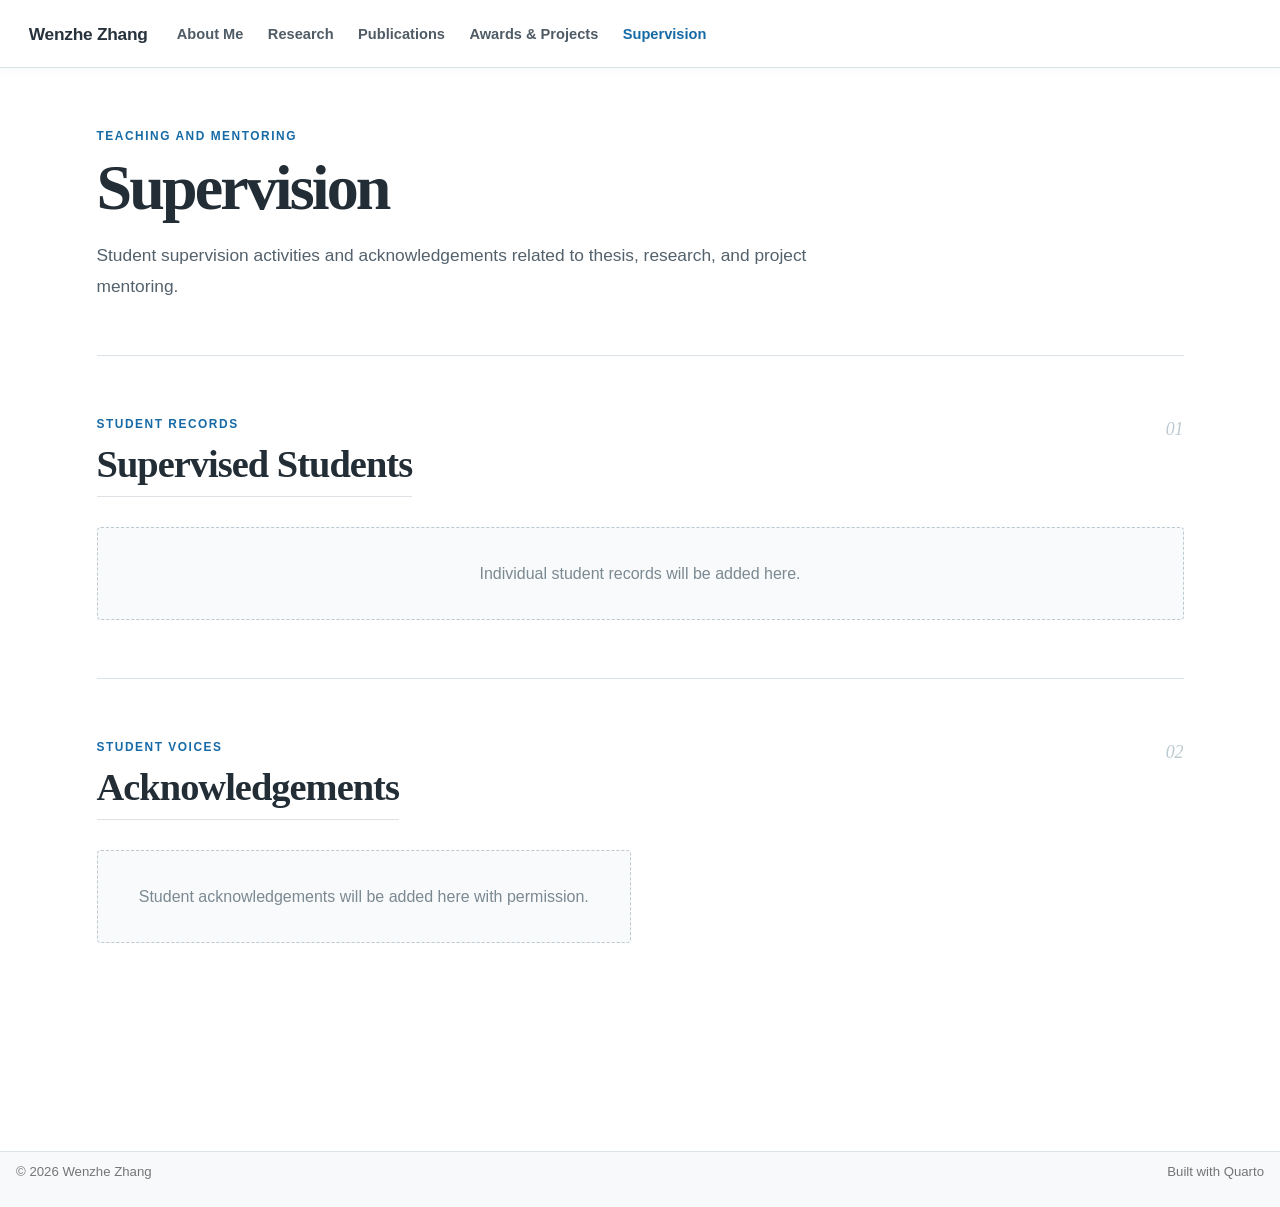
<file: supervision.html>
<!DOCTYPE html>
<html xmlns="http://www.w3.org/1999/xhtml" lang="en" xml:lang="en"><head>

<meta charset="utf-8">
<meta name="generator" content="quarto-1.11.9">

<meta name="viewport" content="width=device-width, initial-scale=1.0, user-scalable=yes">

<meta name="description" content="Student supervision records and acknowledgements.">

<title>Supervision | Wenzhe Zhang – Wenzhe Zhang</title>
<style>
/* Default styles provided by pandoc.
** See https://pandoc.org/MANUAL.html#variables-for-html for config info.
*/
span.smallcaps{font-variant: small-caps;}
div.columns{display: flex; gap: 1.5em;}
div.column{flex: auto;}
@media screen {
div.columns{gap: min(4vw, 1.5em);}
div.column{overflow-x: auto;}
}
div.hanging-indent{margin-left: 1.5em; text-indent: -1.5em;}
ul.task-list{list-style: none;}
ul.task-list li input[type="checkbox"] {
  width: 0.8em;
  margin: 0 0.8em 0.2em -1em; /* quarto-specific, see https://github.com/quarto-dev/quarto-cli/issues/4556 */ 
  vertical-align: middle;
}
</style>


<script src="site_libs/quarto-nav/quarto-nav.js"></script>
<script src="site_libs/clipboard/clipboard.min.js"></script>
<script src="site_libs/quarto-html/quarto.js" type="module"></script>
<script src="site_libs/quarto-html/tabsets/tabsets.js" type="module"></script>
<script src="site_libs/quarto-html/scrollable-regions/scrollable-regions.js" type="module"></script>
<script src="site_libs/quarto-html/popper.min.js"></script>
<script src="site_libs/quarto-html/tippy.umd.min.js"></script>
<link href="site_libs/quarto-html/tippy.css" rel="stylesheet">
<link href="site_libs/quarto-html/quarto-syntax-highlighting-63b5708e65d6cd79cd7618c58d0c21e7.css" rel="stylesheet" id="quarto-text-highlighting-styles">
<script src="site_libs/bootstrap/bootstrap.min.js"></script>
<link href="site_libs/bootstrap/bootstrap-icons.css" rel="stylesheet">
<link href="site_libs/bootstrap/bootstrap-cb61c712ca1a7fe70a83faed8e4da2d7.min.css" rel="stylesheet" append-hash="true" id="quarto-bootstrap" data-mode="light">
<script id="quarto-search-options" type="application/json">{
  "language": {
    "search-no-results-text": "No results",
    "search-matching-documents-text": "matching documents",
    "search-copy-link-title": "Copy link to search",
    "search-hide-matches-text": "Hide additional matches",
    "search-more-match-text": "more match in this document",
    "search-more-matches-text": "more matches in this document",
    "search-clear-button-title": "Clear",
    "search-text-placeholder": "",
    "search-detached-cancel-button-title": "Cancel",
    "search-submit-button-title": "Submit",
    "search-label": "Search"
  }
}</script>
<style>html{ scroll-behavior: smooth; }</style>


<link rel="stylesheet" href="styles.css">
</head>

<body class="nav-fixed quarto-light"><a id="quarto-skip-link" class="visually-hidden-focusable" href="#quarto-document-content">Skip to main content</a>

<div id="quarto-search-results"></div>
  <header id="quarto-header" class="headroom fixed-top">
    <nav class="navbar navbar-expand-lg " data-bs-theme="dark" aria-label="Site">
      <div class="navbar-container container-fluid">
      <div class="navbar-brand-container mx-auto">
    <a class="navbar-brand" href="./index.html">
    <span class="navbar-title">Wenzhe Zhang</span>
    </a>
  </div>
          <button class="navbar-toggler" type="button" data-bs-toggle="collapse" data-bs-target="#navbarCollapse" aria-controls="navbarCollapse" aria-expanded="false" aria-label="Toggle navigation" onclick="if (window.quartoToggleHeadroom) { window.quartoToggleHeadroom(); }">
  <span class="navbar-toggler-icon"></span>
</button>
          <div class="collapse navbar-collapse" id="navbarCollapse">
            <ul class="navbar-nav navbar-nav-scroll me-auto">
  <li class="nav-item">
    <a class="nav-link" href="./index.html"> 
<span class="menu-text">About Me</span></a>
  </li>  
  <li class="nav-item">
    <a class="nav-link" href="./research.html"> 
<span class="menu-text">Research</span></a>
  </li>  
  <li class="nav-item">
    <a class="nav-link" href="./publications.html"> 
<span class="menu-text">Publications</span></a>
  </li>  
  <li class="nav-item">
    <a class="nav-link" href="./awards-projects.html"> 
<span class="menu-text">Awards &amp; Projects</span></a>
  </li>  
  <li class="nav-item">
    <a class="nav-link active" href="./supervision.html" aria-current="page"> 
<span class="menu-text">Supervision</span></a>
  </li>  
</ul>
          </div> <!-- /navcollapse -->
            <div class="quarto-navbar-tools">
</div>
      </div> <!-- /container-fluid -->
    </nav>
</header>
<!-- content -->
<div id="quarto-content" class="quarto-container page-columns page-rows-contents page-layout-full page-navbar">
<!-- sidebar -->
<!-- margin-sidebar -->
    
<!-- main -->
<main class="content column-page" id="quarto-document-content" tabindex="-1"><header id="title-block-header" class="quarto-title-block"></header>




<main class="inner-page">
  <header class="page-intro">
    <p class="section-eyebrow">Teaching and Mentoring</p>
    <h1>Supervision</h1>
    <p>
      Student supervision activities and acknowledgements related to thesis,
      research, and project mentoring.
    </p>
  </header>

  <section class="inner-section" id="students">
    <div class="section-heading">
      <div>
        <p class="section-eyebrow">Student Records</p>
        <h2>Supervised Students</h2>
      </div>
      <span class="section-index">01</span>
    </div>

    <div class="supervision-list">
      <div class="supervision-empty">
        Individual student records will be added here.
      </div>
    </div>

    <!--
    Copy this block inside .supervision-list for each student:
    <article class="supervision-record">
      <div class="supervision-period">2025 - 2026</div>
      <div>
        <h3>Student Name</h3>
        <p class="supervision-meta">University · Master's student</p>
        <p><strong>Thesis:</strong> Thesis or research topic title</p>
      </div>
    </article>
    -->
  </section>

  <section class="inner-section" id="acknowledgements">
    <div class="section-heading">
      <div>
        <p class="section-eyebrow">Student Voices</p>
        <h2>Acknowledgements</h2>
      </div>
      <span class="section-index">02</span>
    </div>

    <div class="acknowledgement-grid">
      <div class="supervision-empty">
        Student acknowledgements will be added here with permission.
      </div>
    </div>

    <!--
    Copy this block inside .acknowledgement-grid for each acknowledgement:
    <figure class="acknowledgement-card">
      <blockquote>Student acknowledgement text.</blockquote>
      <figcaption>Student Name · Programme · Year</figcaption>
    </figure>
    -->
  </section>
</main>



</main> <!-- /main -->
<script id="quarto-html-after-body" type="application/javascript">
  window.document.addEventListener("DOMContentLoaded", function (event) {
    const isCodeAnnotation = (el) => {
      for (const clz of el.classList) {
        if (clz.startsWith('code-annotation-')) {                     
          return true;
        }
      }
      return false;
    }
    const onCopySuccess = function(e) {
      // button target
      const button = e.trigger;
      // don't keep focus
      button.blur();
      // flash "checked"
      button.classList.add('code-copy-button-checked');
      var currentTitle = button.getAttribute("title");
      button.setAttribute("title", "Copied!");
      let tooltip;
      if (window.bootstrap) {
        button.setAttribute("data-bs-toggle", "tooltip");
        button.setAttribute("data-bs-placement", "left");
        button.setAttribute("data-bs-title", "Copied!");
        tooltip = new bootstrap.Tooltip(button, 
          { trigger: "manual", 
            customClass: "code-copy-button-tooltip",
            offset: [0, -8]});
        tooltip.show();    
      }
      setTimeout(function() {
        if (tooltip) {
          tooltip.hide();
          button.removeAttribute("data-bs-title");
          button.removeAttribute("data-bs-toggle");
          button.removeAttribute("data-bs-placement");
        }
        button.setAttribute("title", currentTitle);
        button.classList.remove('code-copy-button-checked');
      }, 1000);
      // clear code selection
      e.clearSelection();
    }
    const getTextToCopy = function(trigger) {
      const outerScaffold = trigger.parentElement.cloneNode(true);
      const codeEl = outerScaffold.querySelector('code');
      for (const childEl of codeEl.children) {
        if (isCodeAnnotation(childEl)) {
          childEl.remove();
        }
      }
      return codeEl.innerText;
    }
    const clipboard = new window.ClipboardJS('.code-copy-button:not([data-in-quarto-modal])', {
      text: getTextToCopy
    });
    clipboard.on('success', onCopySuccess);
    if (window.document.getElementById('quarto-embedded-source-code-modal')) {
      const clipboardModal = new window.ClipboardJS('.code-copy-button[data-in-quarto-modal]', {
        text: getTextToCopy,
        container: window.document.getElementById('quarto-embedded-source-code-modal')
      });
      clipboardModal.on('success', onCopySuccess);
    }
      var localhostRegex = new RegExp(/^(?:http|https):\/\/localhost\:?[0-9]*\//);
      var mailtoRegex = new RegExp(/^mailto:/);
        var filterRegex = new RegExp("https:\/\/wenzhezhang1999\.github\.io\/wenzhe\.zhang");
      var isInternal = (href) => {
          return filterRegex.test(href) || localhostRegex.test(href) || mailtoRegex.test(href);
      }
      // Inspect non-navigation links and adorn them if external
      window.quartoDecorateExternalLinks = function (root) {
     var links = (root || window.document).querySelectorAll('a[href]:not(.nav-link):not(.navbar-brand):not(.toc-action):not(.sidebar-link):not(.sidebar-item-toggle):not(.pagination-link):not(.no-external):not([aria-hidden]):not(.dropdown-item):not(.quarto-navigation-tool):not(.about-link)');
      for (var i=0; i<links.length; i++) {
        const link = links[i];
        if (!isInternal(link.href)) {
          // undo the damage that might have been done by quarto-nav.js in the case of
          // links that we want to consider external
          if (link.dataset.originalHref !== undefined) {
            link.href = link.dataset.originalHref;
          }
          if (!link.classList.contains('no-external-icon')) {
          }
        }
      }
      };
      window.quartoDecorateExternalLinks(window.document);
    // Esc closes the popup (WCAG 1.4.13) and focus leaving both trigger and
    // popup closes it (WCAG 2.4.11); tippy handles neither for interactive popups.
    const hideOnEscAndFocusOut = {
      name: 'hideOnEscAndFocusOut',
      defaultValue: true,
      fn(instance) {
        const dismiss = () => {
          // A show scheduled by the trigger delay would otherwise reopen it
          instance.clearDelayTimeouts();
          instance.hide();
        };
        const onKeyDown = (event) => {
          if (event.key !== 'Escape') {
            return;
          }
          // Keep Esc from also reaching page handlers (e.g. reveal.js overview),
          // except an open reveal.js slide menu, which Esc should close too.
          // The menu handles keys only when its keyboard option is on.
          const menuHandlesEsc = window.Reveal?.getPlugin?.('menu')?.isOpen() &&
            window.Reveal.getConfig().menu?.keyboard !== false;
          if (!menuHandlesEsc) {
            event.stopPropagation();
          }
          if (instance.popper.contains(window.document.activeElement)) {
            // Disabled while refocusing so the focus trigger does not reopen it
            instance.disable();
            instance.reference.focus();
            instance.enable();
          }
          dismiss();
        };
        const onFocusOut = (event) => {
          const target = event.relatedTarget;
          if (target && !instance.reference.contains(target) &&
              !instance.popper.contains(target)) {
            dismiss();
          }
        };
        // On the trigger too: a click trigger (code-annotations: select) has no
        // blur handling. Attached for the instance's lifetime so leaving the
        // trigger also cancels a show still pending on the trigger delay.
        instance.reference.addEventListener('focusout', onFocusOut);
        return {
          onShow() {
            window.document.addEventListener('keydown', onKeyDown, true);
            instance.popper.addEventListener('focusout', onFocusOut);
          },
          onHide() {
            window.document.removeEventListener('keydown', onKeyDown, true);
            instance.popper.removeEventListener('focusout', onFocusOut);
          },
          onDestroy() {
            instance.reference.removeEventListener('focusout', onFocusOut);
          },
        };
      },
    };
    function tippyHover(el, contentFn, onTriggerFn, onUntriggerFn) {
      const config = {
        allowHTML: true,
        maxWidth: 500,
        delay: 100,
        arrow: false,
        appendTo: function(el) {
            return el.parentElement;
        },
        interactive: true,
        interactiveBorder: 10,
        theme: 'quarto',
        placement: 'bottom-start',
        plugins: [hideOnEscAndFocusOut],
      };
      if (contentFn) {
        config.content = contentFn;
      }
      if (onTriggerFn) {
        config.onTrigger = onTriggerFn;
      }
      if (onUntriggerFn) {
        config.onUntrigger = onUntriggerFn;
      }
      window.tippy(el, config); 
    }
    const noterefs = window.document.querySelectorAll('a[role="doc-noteref"]');
    for (var i=0; i<noterefs.length; i++) {
      const ref = noterefs[i];
      tippyHover(ref, function() {
        // use id or data attribute instead here
        let href = ref.getAttribute('data-footnote-href') || ref.getAttribute('href');
        try { href = new URL(href).hash; } catch {}
        const id = href.replace(/^#\/?/, "");
        const note = window.document.getElementById(id);
        if (note) {
          return note.innerHTML;
        } else {
          return "";
        }
      });
    }
    const xrefs = window.document.querySelectorAll('a.quarto-xref');
    const processXRef = (id, note) => {
      // Strip column container classes
      const stripColumnClz = (el) => {
        el.classList.remove("page-full", "page-columns");
        if (el.children) {
          for (const child of el.children) {
            stripColumnClz(child);
          }
        }
      }
      stripColumnClz(note)
      if (id === null || id.startsWith('sec-')) {
        // Special case sections, only their first couple elements
        const container = document.createElement("div");
        if (note.children && note.children.length > 2) {
          container.appendChild(note.children[0].cloneNode(true));
          for (let i = 1; i < note.children.length; i++) {
            const child = note.children[i];
            if (child.tagName === "P" && child.innerText === "") {
              continue;
            } else {
              container.appendChild(child.cloneNode(true));
              break;
            }
          }
          if (window.Quarto?.typesetMath) {
            window.Quarto.typesetMath(container);
          }
          return container.innerHTML
        } else {
          if (window.Quarto?.typesetMath) {
            window.Quarto.typesetMath(note);
          }
          return note.innerHTML;
        }
      } else {
        // Remove any anchor links if they are present
        const anchorLink = note.querySelector('a.anchorjs-link');
        if (anchorLink) {
          anchorLink.remove();
        }
        if (window.Quarto?.typesetMath) {
          window.Quarto.typesetMath(note);
        }
        if (note.classList.contains("callout")) {
          return note.outerHTML;
        } else {
          return note.innerHTML;
        }
      }
    }
    for (var i=0; i<xrefs.length; i++) {
      const xref = xrefs[i];
      tippyHover(xref, undefined, function(instance) {
        instance.disable();
        let url = xref.getAttribute('href');
        let hash = undefined; 
        if (url.startsWith('#')) {
          hash = url;
        } else {
          try { hash = new URL(url).hash; } catch {}
        }
        if (hash) {
          const id = hash.replace(/^#\/?/, "");
          const note = window.document.getElementById(id);
          if (note !== null) {
            try {
              const html = processXRef(id, note.cloneNode(true));
              instance.setContent(html);
            } finally {
              instance.enable();
              instance.show();
            }
          } else {
            // See if we can fetch this
            fetch(url.split('#')[0])
            .then(res => res.text())
            .then(html => {
              const parser = new DOMParser();
              const htmlDoc = parser.parseFromString(html, "text/html");
              const note = htmlDoc.getElementById(id);
              if (note !== null) {
                const html = processXRef(id, note);
                instance.setContent(html);
              } 
            }).finally(() => {
              instance.enable();
              instance.show();
            });
          }
        } else {
          // See if we can fetch a full url (with no hash to target)
          // This is a special case and we should probably do some content thinning / targeting
          fetch(url)
          .then(res => res.text())
          .then(html => {
            const parser = new DOMParser();
            const htmlDoc = parser.parseFromString(html, "text/html");
            const note = htmlDoc.querySelector('main.content');
            if (note !== null) {
              // This should only happen for chapter cross references
              // (since there is no id in the URL)
              // remove the first header
              if (note.children.length > 0 && note.children[0].tagName === "HEADER") {
                note.children[0].remove();
              }
              const html = processXRef(null, note);
              instance.setContent(html);
            } 
          }).finally(() => {
            instance.enable();
            instance.show();
          });
        }
      }, function(instance) {
      });
    }
        let selectedAnnoteEl;
        const selectorForAnnotation = ( cell, annotation) => {
          let cellAttr = 'data-code-cell="' + cell + '"';
          let lineAttr = 'data-code-annotation="' +  annotation + '"';
          const selector = 'span[' + cellAttr + '][' + lineAttr + ']';
          return selector;
        }
        const selectCodeLines = (annoteEl) => {
          const doc = window.document;
          const targetCell = annoteEl.getAttribute("data-target-cell");
          const targetAnnotation = annoteEl.getAttribute("data-target-annotation");
          const annoteSpan = window.document.querySelector(selectorForAnnotation(targetCell, targetAnnotation));
          const lines = annoteSpan.getAttribute("data-code-lines").split(",");
          const lineIds = lines.map((line) => {
            return targetCell + "-" + line;
          })
          // Each band is positioned against its own containing block, which is
          // not the offsetParent of the lines, so place it from client rects.
          const placeBand = (band, firstEl, lastEl, codeBlock) => {
            const container = band.offsetParent;
            if (container === null) {
              return;
            }
            const containerRect = container.getBoundingClientRect();
            // Reveal.js scales slides with a transform, so convert client
            // pixels back to the CSS pixels of the container.
            const scale = containerRect.height / container.offsetHeight || 1;
            const firstRect = firstEl.getBoundingClientRect();
            const lastRect = lastEl.getBoundingClientRect();
            const top = (firstRect.top - containerRect.top) / scale - container.clientTop + container.scrollTop;
            const height = (lastRect.bottom - firstRect.top) / scale;
            band.style.top = top - 2 + "px";
            band.style.height = height + 4 + "px";
            if (codeBlock) {
              // Without the copy button wrapper, the containing block is wider
              // than the code block, so span the code block explicitly.
              const blockRect = codeBlock.getBoundingClientRect();
              band.style.left = (blockRect.left - containerRect.left) / scale - container.clientLeft + container.scrollLeft + "px";
              band.style.width = blockRect.width / scale + "px";
            }
          };
          if (lineIds.length > 0) {
            const el = window.document.getElementById(lineIds[0]);
            const lastEl = window.document.getElementById(lineIds[lineIds.length - 1]);
            const parent = el.parentElement.parentElement;
            // cook up a div (if necessary) and position it
            let div = window.document.getElementById("code-annotation-line-highlight");
            if (div === null) {
              div = window.document.createElement("div");
              div.setAttribute("id", "code-annotation-line-highlight");
              div.style.position = 'absolute';
              parent.appendChild(div);
            }
            placeBand(div, el, lastEl, parent.closest("div.sourceCode") || parent);
            let gutterDiv = window.document.getElementById("code-annotation-line-highlight-gutter");
            if (gutterDiv === null) {
              gutterDiv = window.document.createElement("div");
              gutterDiv.setAttribute("id", "code-annotation-line-highlight-gutter");
              gutterDiv.style.position = 'absolute';
              const codeCell = window.document.getElementById(targetCell);
              const gutter = codeCell.querySelector('.code-annotation-gutter');
              gutter.appendChild(gutterDiv);
            }
            placeBand(gutterDiv, el, lastEl);
            selectedAnnoteEl = annoteEl;
          }
        };
        const unselectCodeLines = () => {
          const elementsIds = ["code-annotation-line-highlight", "code-annotation-line-highlight-gutter"];
          elementsIds.forEach((elId) => {
            const div = window.document.getElementById(elId);
            if (div) {
              div.remove();
            }
          });
          selectedAnnoteEl = undefined;
        };
          // Handle positioning of the toggle
      window.addEventListener(
        "resize",
        throttle(() => {
          elRect = undefined;
          if (selectedAnnoteEl) {
            selectCodeLines(selectedAnnoteEl);
          }
        }, 10)
      );
      function throttle(fn, ms) {
      let throttle = false;
      let timer;
        return (...args) => {
          if(!throttle) { // first call gets through
              fn.apply(this, args);
              throttle = true;
          } else { // all the others get throttled
              if(timer) clearTimeout(timer); // cancel #2
              timer = setTimeout(() => {
                fn.apply(this, args);
                timer = throttle = false;
              }, ms);
          }
        };
      }
        // Attach click handler to the DT
        const annoteDls = window.document.querySelectorAll('dt[data-target-cell]');
        for (const annoteDlNode of annoteDls) {
          annoteDlNode.addEventListener('click', (event) => {
            const clickedEl = event.target;
            if (clickedEl !== selectedAnnoteEl) {
              unselectCodeLines();
              const activeEl = window.document.querySelector('dt[data-target-cell].code-annotation-active');
              if (activeEl) {
                activeEl.classList.remove('code-annotation-active');
              }
              selectCodeLines(clickedEl);
              clickedEl.classList.add('code-annotation-active');
            } else {
              // Unselect the line
              unselectCodeLines();
              clickedEl.classList.remove('code-annotation-active');
            }
          });
        }
    const findCites = (el) => {
      const parentEl = el.parentElement;
      if (parentEl) {
        const cites = parentEl.dataset.cites;
        if (cites) {
          return {
            el,
            cites: cites.split(' ')
          };
        } else {
          return findCites(el.parentElement)
        }
      } else {
        return undefined;
      }
    };
    var bibliorefs = window.document.querySelectorAll('a[role="doc-biblioref"]');
    for (var i=0; i<bibliorefs.length; i++) {
      const ref = bibliorefs[i];
      const citeInfo = findCites(ref);
      if (citeInfo) {
        tippyHover(citeInfo.el, function() {
          var popup = window.document.createElement('div');
          citeInfo.cites.forEach(function(cite) {
            var citeDiv = window.document.createElement('div');
            citeDiv.classList.add('hanging-indent');
            citeDiv.classList.add('csl-entry');
            var biblioDiv = window.document.getElementById('ref-' + cite);
            if (biblioDiv) {
              citeDiv.innerHTML = biblioDiv.innerHTML;
            }
            popup.appendChild(citeDiv);
          });
          return popup.innerHTML;
        });
      }
    }
  });
  </script>
  <script type="application/javascript">
  window.quartoScrollableRegionsLabels = {"code":"Scrollable code","output":"Scrollable output"};
  </script>
</div> <!-- /content -->
<footer class="footer">
  <div class="nav-footer">
    <div class="nav-footer-left">
<p>© 2026 Wenzhe Zhang</p>
</div>   
    <div class="nav-footer-center">
      &nbsp;
    </div>
    <div class="nav-footer-right">
<p>Built with Quarto</p>
</div>
  </div>
</footer>
<!-- Cloudflare Web Analytics -->
<script type="module" src="https://static.cloudflareinsights.com/beacon.min.js" data-cf-beacon="{&quot;token&quot;:&quot;c6ead590af5a41edbece434c81ad9dea&quot;}"></script>
<!-- End Cloudflare Web Analytics -->




<script src="site_libs/quarto-html/zenscroll-min.js"></script>
</body></html>
</file>
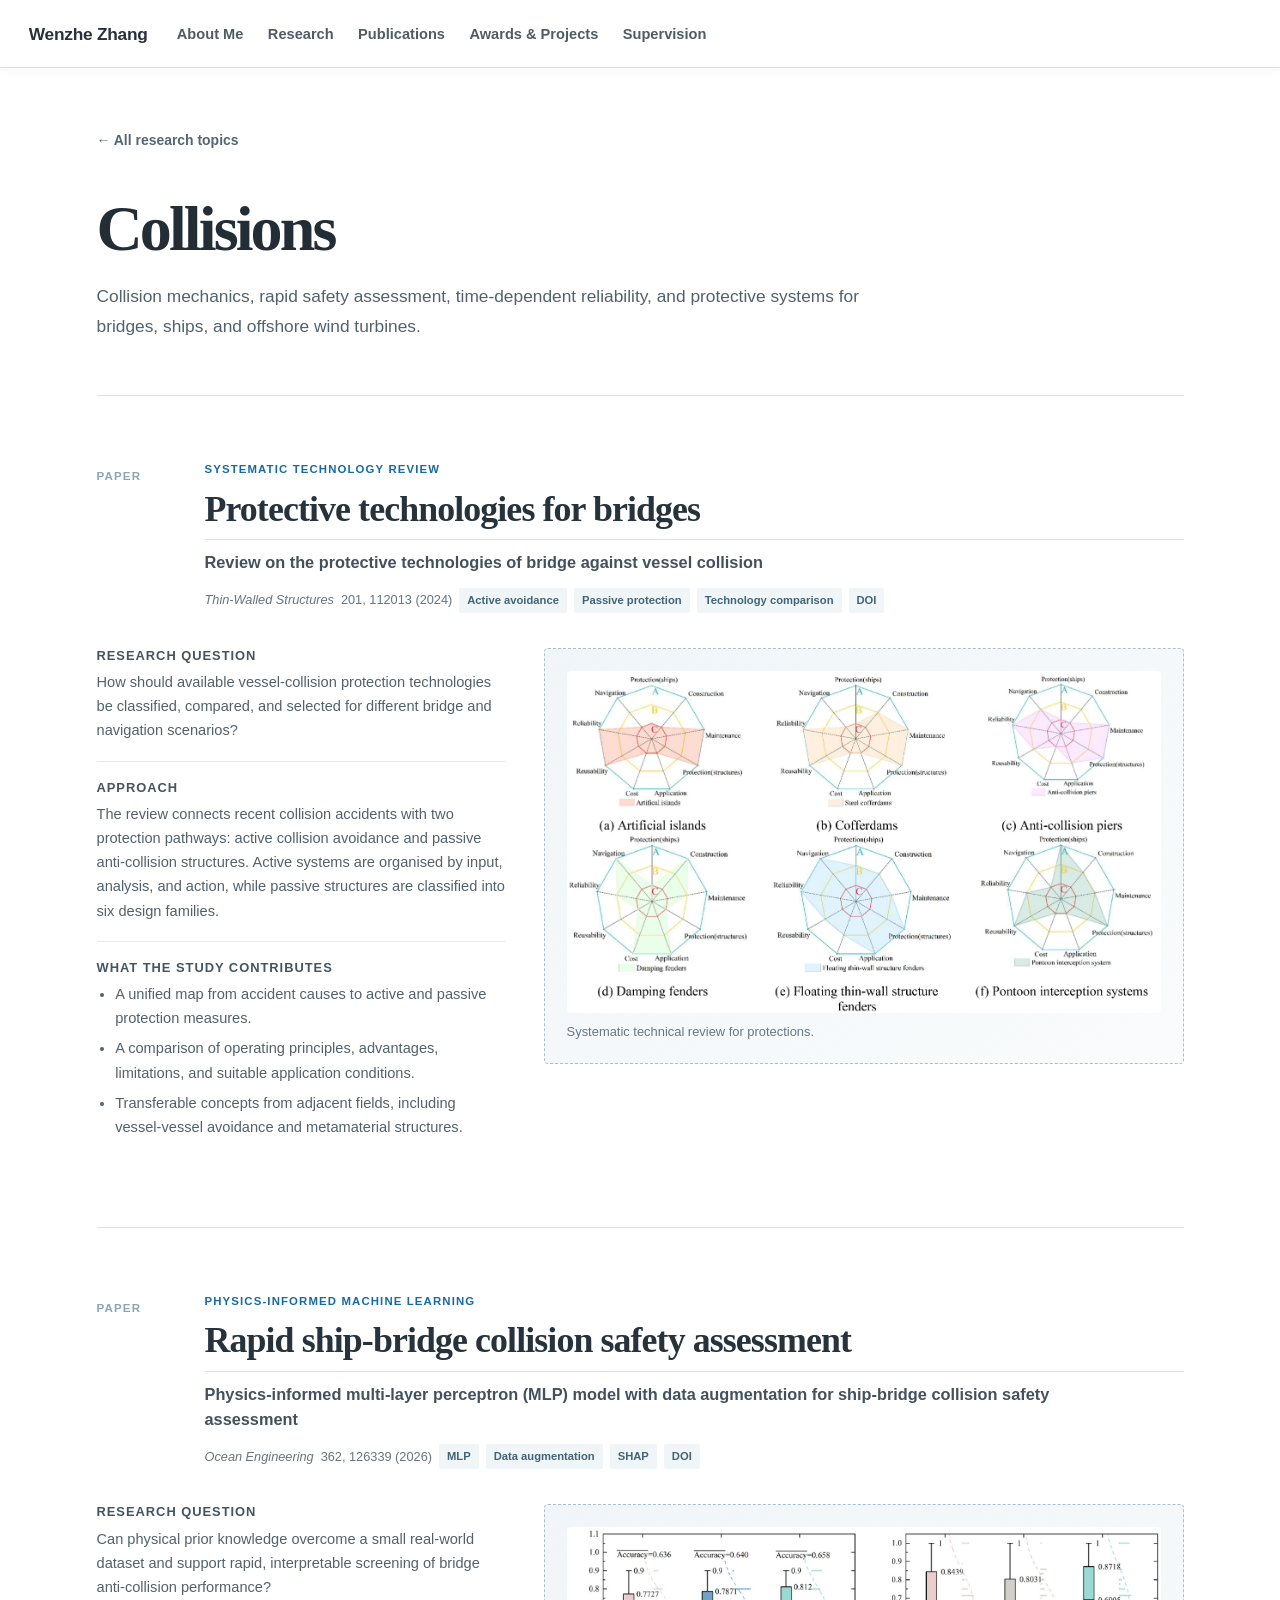
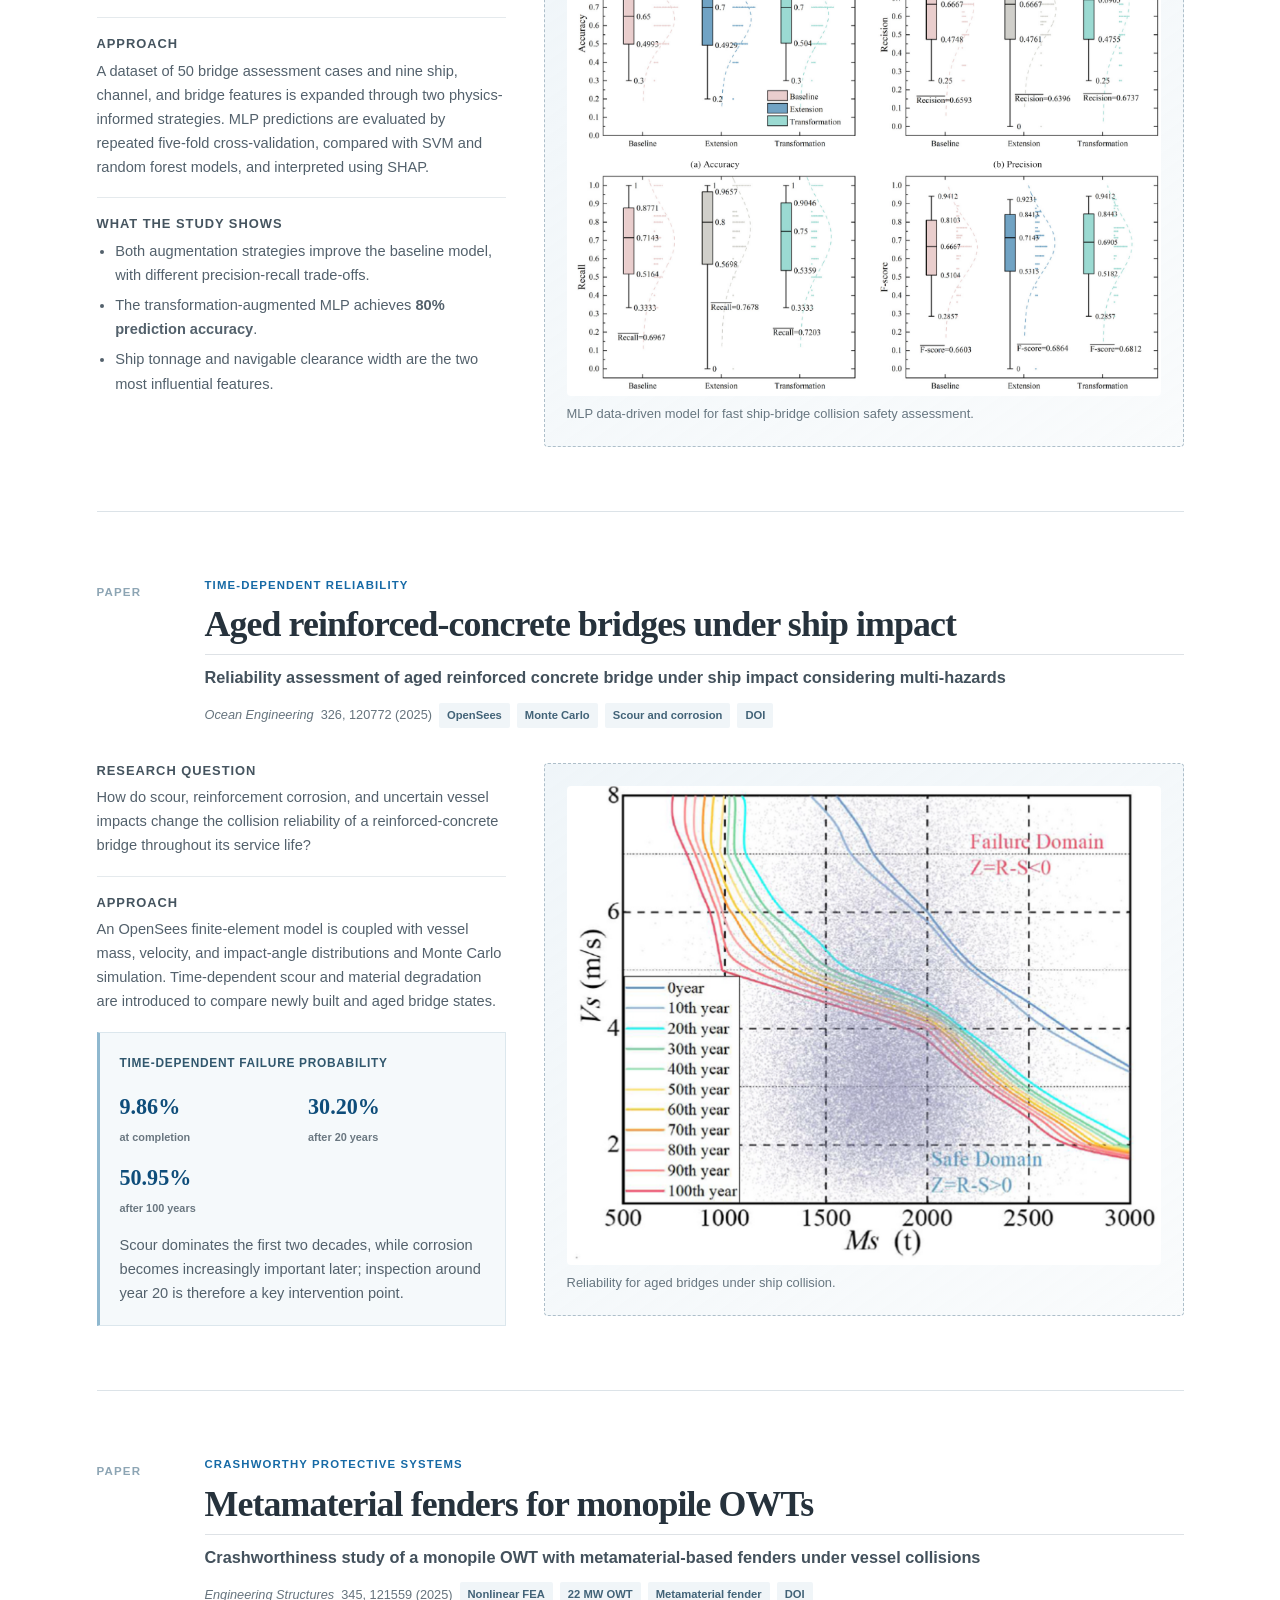
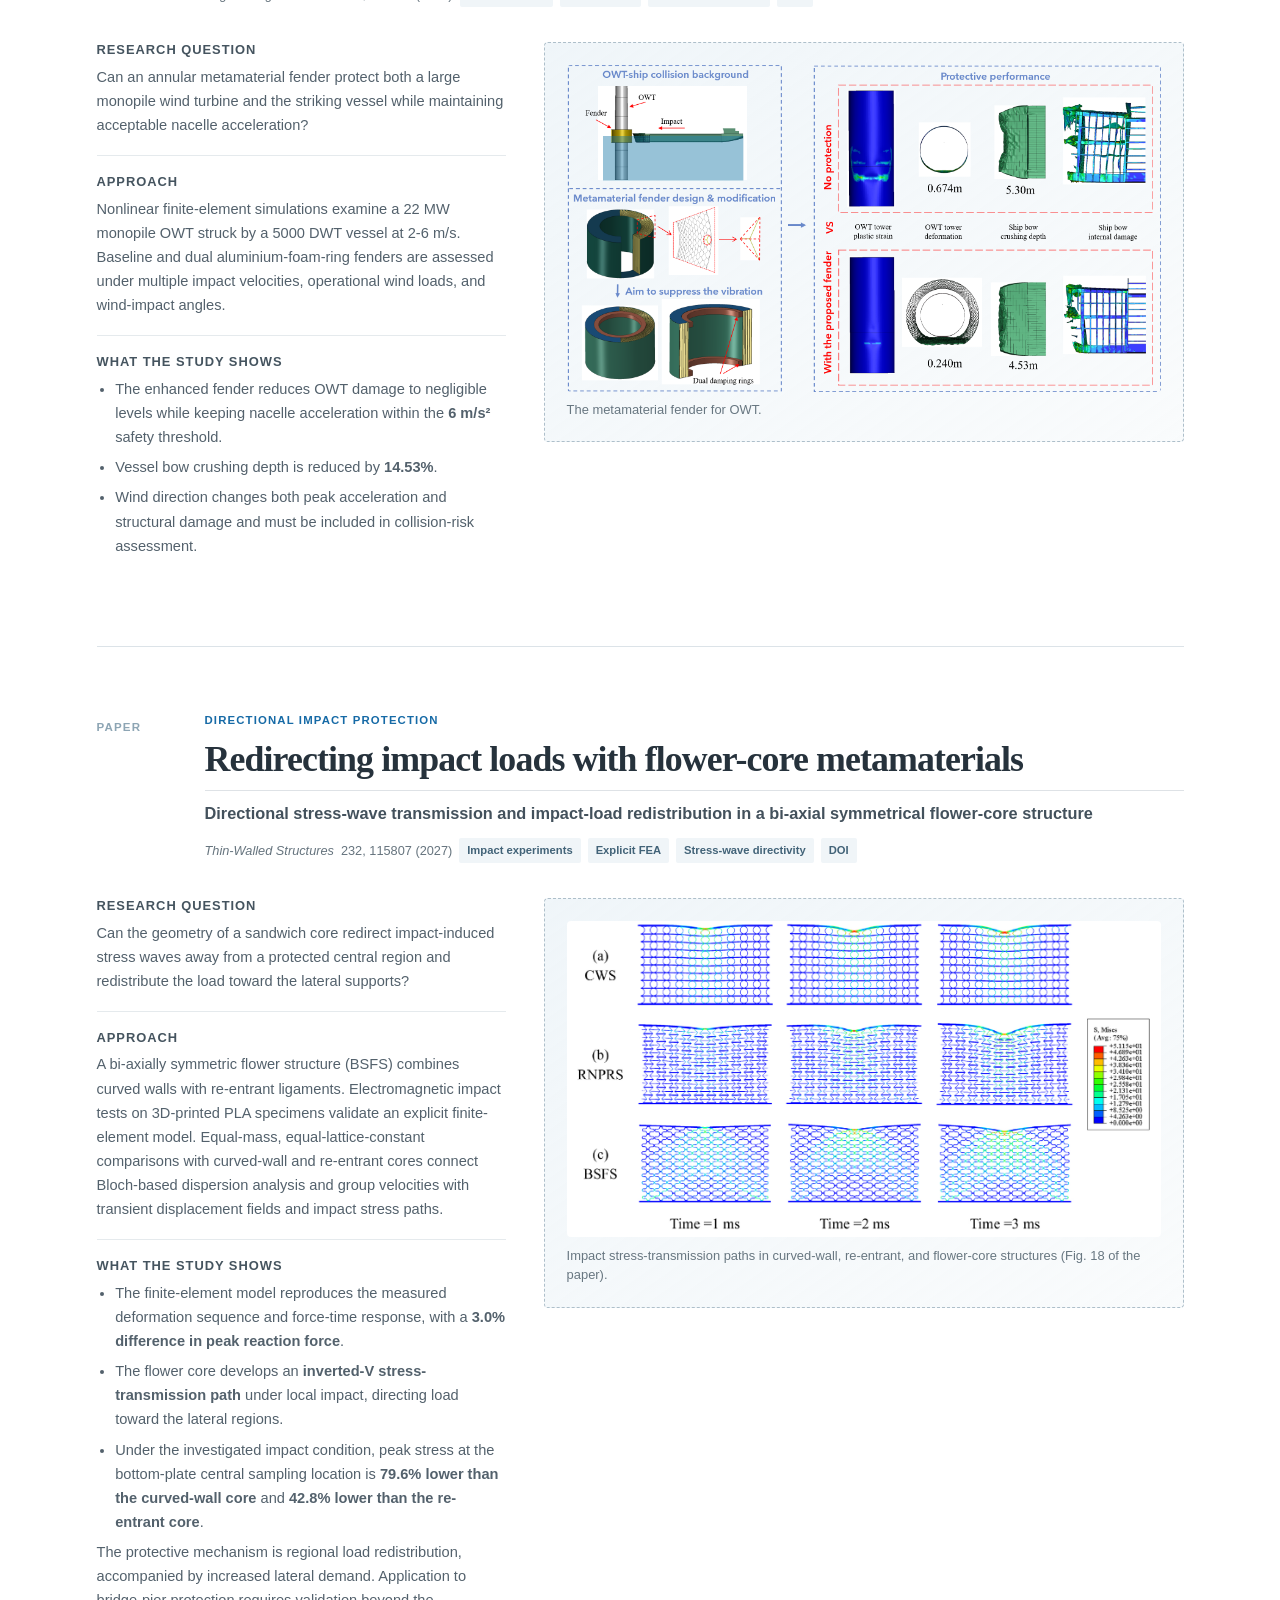
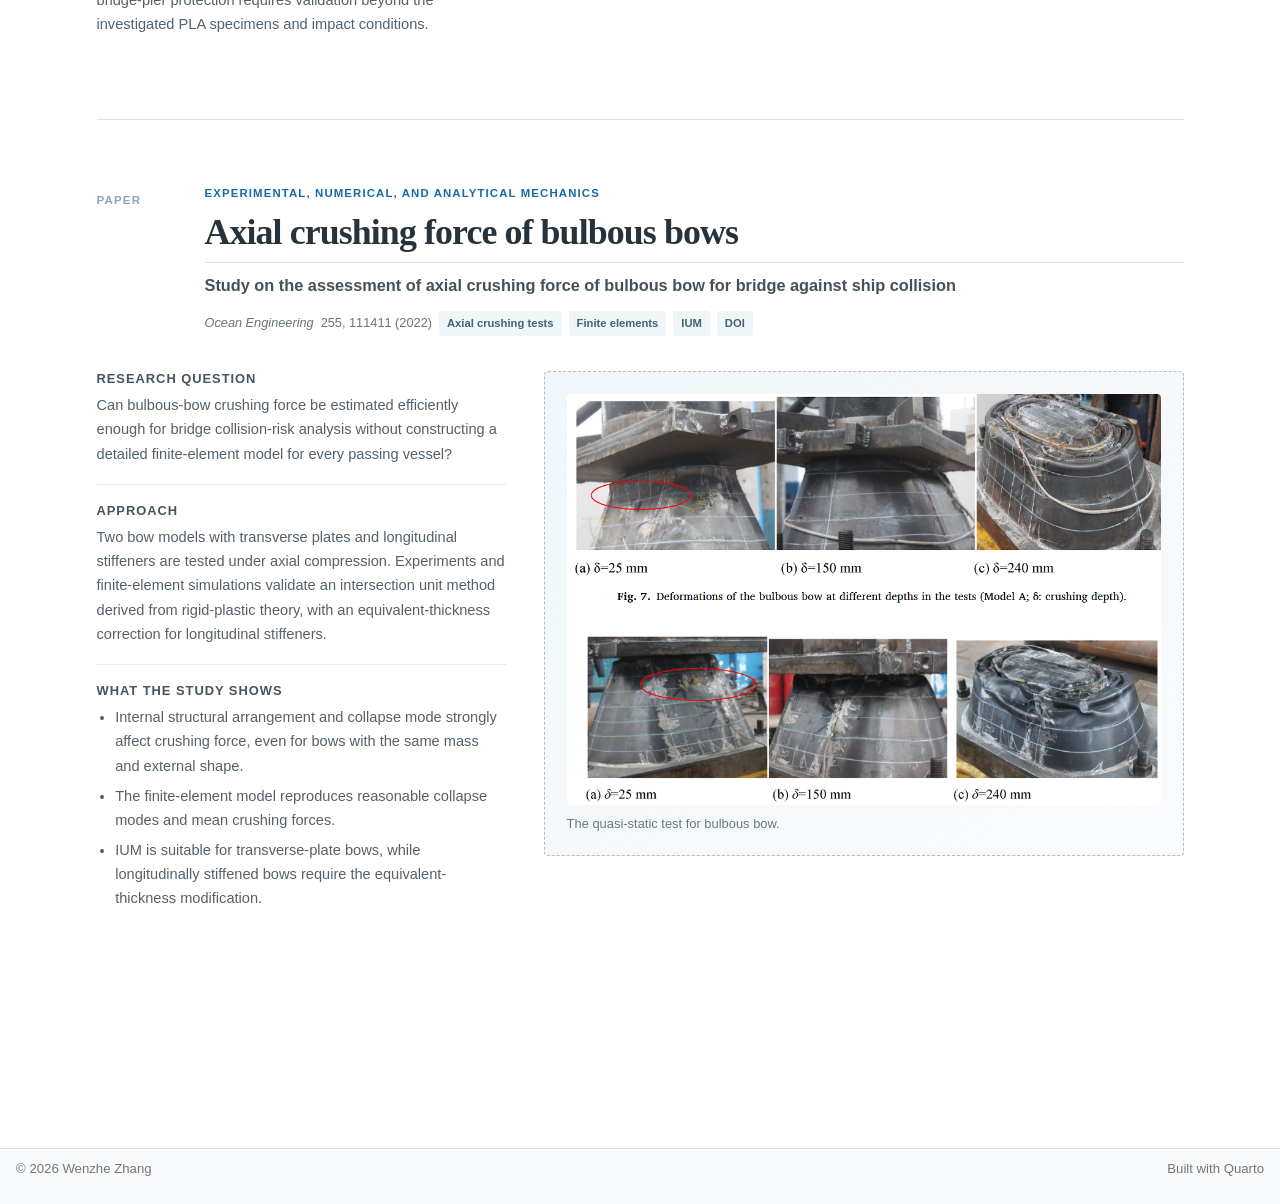
<file: research/collisions.html>
<!DOCTYPE html>
<html xmlns="http://www.w3.org/1999/xhtml" lang="en" xml:lang="en"><head>

<meta charset="utf-8">
<meta name="generator" content="quarto-1.11.9">

<meta name="viewport" content="width=device-width, initial-scale=1.0, user-scalable=yes">


<title>Collision Research | Wenzhe Zhang – Wenzhe Zhang</title>
<style>
/* Default styles provided by pandoc.
** See https://pandoc.org/MANUAL.html#variables-for-html for config info.
*/
span.smallcaps{font-variant: small-caps;}
div.columns{display: flex; gap: 1.5em;}
div.column{flex: auto;}
@media screen {
div.columns{gap: min(4vw, 1.5em);}
div.column{overflow-x: auto;}
}
div.hanging-indent{margin-left: 1.5em; text-indent: -1.5em;}
ul.task-list{list-style: none;}
ul.task-list li input[type="checkbox"] {
  width: 0.8em;
  margin: 0 0.8em 0.2em -1em; /* quarto-specific, see https://github.com/quarto-dev/quarto-cli/issues/4556 */ 
  vertical-align: middle;
}
</style>


<script src="../site_libs/quarto-nav/quarto-nav.js"></script>
<script src="../site_libs/clipboard/clipboard.min.js"></script>
<script src="../site_libs/quarto-html/quarto.js" type="module"></script>
<script src="../site_libs/quarto-html/tabsets/tabsets.js" type="module"></script>
<script src="../site_libs/quarto-html/scrollable-regions/scrollable-regions.js" type="module"></script>
<script src="../site_libs/quarto-html/popper.min.js"></script>
<script src="../site_libs/quarto-html/tippy.umd.min.js"></script>
<link href="../site_libs/quarto-html/tippy.css" rel="stylesheet">
<link href="../site_libs/quarto-html/quarto-syntax-highlighting-63b5708e65d6cd79cd7618c58d0c21e7.css" rel="stylesheet" id="quarto-text-highlighting-styles">
<script src="../site_libs/bootstrap/bootstrap.min.js"></script>
<link href="../site_libs/bootstrap/bootstrap-icons.css" rel="stylesheet">
<link href="../site_libs/bootstrap/bootstrap-cb61c712ca1a7fe70a83faed8e4da2d7.min.css" rel="stylesheet" append-hash="true" id="quarto-bootstrap" data-mode="light">
<script id="quarto-search-options" type="application/json">{
  "language": {
    "search-no-results-text": "No results",
    "search-matching-documents-text": "matching documents",
    "search-copy-link-title": "Copy link to search",
    "search-hide-matches-text": "Hide additional matches",
    "search-more-match-text": "more match in this document",
    "search-more-matches-text": "more matches in this document",
    "search-clear-button-title": "Clear",
    "search-text-placeholder": "",
    "search-detached-cancel-button-title": "Cancel",
    "search-submit-button-title": "Submit",
    "search-label": "Search"
  }
}</script>
<style>html{ scroll-behavior: smooth; }</style>


<link rel="stylesheet" href="../styles.css">
</head>

<body class="nav-fixed quarto-light"><a id="quarto-skip-link" class="visually-hidden-focusable" href="#quarto-document-content">Skip to main content</a>

<div id="quarto-search-results"></div>
  <header id="quarto-header" class="headroom fixed-top">
    <nav class="navbar navbar-expand-lg " data-bs-theme="dark" aria-label="Site">
      <div class="navbar-container container-fluid">
      <div class="navbar-brand-container mx-auto">
    <a class="navbar-brand" href="../index.html">
    <span class="navbar-title">Wenzhe Zhang</span>
    </a>
  </div>
          <button class="navbar-toggler" type="button" data-bs-toggle="collapse" data-bs-target="#navbarCollapse" aria-controls="navbarCollapse" aria-expanded="false" aria-label="Toggle navigation" onclick="if (window.quartoToggleHeadroom) { window.quartoToggleHeadroom(); }">
  <span class="navbar-toggler-icon"></span>
</button>
          <div class="collapse navbar-collapse" id="navbarCollapse">
            <ul class="navbar-nav navbar-nav-scroll me-auto">
  <li class="nav-item">
    <a class="nav-link" href="../index.html"> 
<span class="menu-text">About Me</span></a>
  </li>  
  <li class="nav-item">
    <a class="nav-link" href="../research.html"> 
<span class="menu-text">Research</span></a>
  </li>  
  <li class="nav-item">
    <a class="nav-link" href="../publications.html"> 
<span class="menu-text">Publications</span></a>
  </li>  
  <li class="nav-item">
    <a class="nav-link" href="../awards-projects.html"> 
<span class="menu-text">Awards &amp; Projects</span></a>
  </li>  
  <li class="nav-item">
    <a class="nav-link" href="../supervision.html"> 
<span class="menu-text">Supervision</span></a>
  </li>  
</ul>
          </div> <!-- /navcollapse -->
            <div class="quarto-navbar-tools">
</div>
      </div> <!-- /container-fluid -->
    </nav>
</header>
<!-- content -->
<div id="quarto-content" class="quarto-container page-columns page-rows-contents page-layout-full page-navbar">
<!-- sidebar -->
<!-- margin-sidebar -->
    
<!-- main -->
<main class="content column-page" id="quarto-document-content" tabindex="-1"><header id="title-block-header" class="quarto-title-block"></header>




<main class="inner-page research-topic-page collision-page">
  <a class="back-link" href="../research.html">← All research topics</a>

  <header class="page-intro">
    <p class="section-eyebrow"> </p>
    <h1>Collisions</h1>
    <p>
      Collision mechanics, rapid safety assessment, time-dependent reliability,
      and protective systems for bridges, ships, and offshore wind turbines.
    </p>
  </header>

  <section class="heave-study collision-study" id="bridge-protection-review">
    <header class="study-header">
      <div class="study-index">Paper</div>
      <div>
        <p class="study-type">Systematic technology review</p>
        <h2>Protective technologies for bridges</h2>
        <p class="study-paper-title">
          Review on the protective technologies of bridge against vessel collision
        </p>
        <p class="study-meta">
          <em>Thin-Walled Structures</em> 201, 112013 (2024)
          <span>Active avoidance</span><span>Passive protection</span><span>Technology comparison</span>
          <a href="https://doi.org/10.1016/j.tws.2024.112013">DOI</a>
        </p>
      </div>
    </header>

    <div class="study-content">
      <div class="study-narrative">
        <div>
          <h3>Research question</h3>
          <p>How should available vessel-collision protection technologies be classified, compared, and selected for different bridge and navigation scenarios?</p>
        </div>
        <div>
          <h3>Approach</h3>
          <p>The review connects recent collision accidents with two protection pathways: active collision avoidance and passive anti-collision structures. Active systems are organised by input, analysis, and action, while passive structures are classified into six design families.</p>
        </div>
        <div>
          <h3>What the study contributes</h3>
          <ul>
            <li>A unified map from accident causes to active and passive protection measures.</li>
            <li>A comparison of operating principles, advantages, limitations, and suitable application conditions.</li>
            <li>Transferable concepts from adjacent fields, including vessel-vessel avoidance and metamaterial structures.</li>
          </ul>
        </div>
      </div>

      <div class="study-visuals">
        <div class="research-figure-placeholder figure-main">
          <figure class="research-figure figure-main figure">
           <img src="../images/research/collisions/Protection review.png" class="figure-img">
           <figcaption> Systematic technical review for protections.</figcaption>
          </figure>
        </div>
      </div>
    </div>
  </section>

  <section class="heave-study collision-study" id="physics-informed-mlp">
    <header class="study-header">
      <div class="study-index">Paper</div>
      <div>
        <p class="study-type">Physics-informed machine learning</p>
        <h2>Rapid ship-bridge collision safety assessment</h2>
        <p class="study-paper-title">
          Physics-informed multi-layer perceptron (MLP) model with data
          augmentation for ship-bridge collision safety assessment
        </p>
        <p class="study-meta">
          <em>Ocean Engineering</em> 362, 126339 (2026)
          <span>MLP</span><span>Data augmentation</span><span>SHAP</span>
          <a href="https://doi.org/10.1016/j.oceaneng.2026.126339">DOI</a>
        </p>
      </div>
    </header>

    <div class="study-content">
      <div class="study-narrative">
        <div>
          <h3>Research question</h3>
          <p>Can physical prior knowledge overcome a small real-world dataset and support rapid, interpretable screening of bridge anti-collision performance?</p>
        </div>
        <div>
          <h3>Approach</h3>
          <p>A dataset of 50 bridge assessment cases and nine ship, channel, and bridge features is expanded through two physics-informed strategies. MLP predictions are evaluated by repeated five-fold cross-validation, compared with SVM and random forest models, and interpreted using SHAP.</p>
        </div>
        <div>
          <h3>What the study shows</h3>
          <ul>
            <li>Both augmentation strategies improve the baseline model, with different precision-recall trade-offs.</li>
            <li>The transformation-augmented MLP achieves <strong>80% prediction accuracy</strong>.</li>
            <li>Ship tonnage and navigable clearance width are the two most influential features.</li>
          </ul>
        </div>
      </div>

      <div class="study-visuals">
        <div class="research-figure-placeholder figure-main">
          <figure class="research-figure figure-main figure">
           <img src="../images/research/collisions/MLP ship-bridge.png" class="figure-img">
           <figcaption> MLP data-driven model for fast ship-bridge collision safety assessment.</figcaption>
          </figure>
        </div>
      </div>

    </div>
  </section>

  <section class="heave-study collision-study" id="aged-bridge-reliability">
    <header class="study-header">
      <div class="study-index">Paper</div>
      <div>
        <p class="study-type">Time-dependent reliability</p>
        <h2>Aged reinforced-concrete bridges under ship impact</h2>
        <p class="study-paper-title">
          Reliability assessment of aged reinforced concrete bridge under
          ship impact considering multi-hazards
        </p>
        <p class="study-meta">
          <em>Ocean Engineering</em> 326, 120772 (2025)
          <span>OpenSees</span><span>Monte Carlo</span><span>Scour and corrosion</span>
          <a href="https://doi.org/10.1016/j.oceaneng.2025.120772">DOI</a>
        </p>
      </div>
    </header>

    <div class="study-content">
      <div class="study-narrative">
        <div>
          <h3>Research question</h3>
          <p>How do scour, reinforcement corrosion, and uncertain vessel impacts change the collision reliability of a reinforced-concrete bridge throughout its service life?</p>
        </div>
        <div>
          <h3>Approach</h3>
          <p>An OpenSees finite-element model is coupled with vessel mass, velocity, and impact-angle distributions and Monte Carlo simulation. Time-dependent scour and material degradation are introduced to compare newly built and aged bridge states.</p>
        </div>
        <div class="result-callout">
          <span>Time-dependent failure probability</span>
          <div class="result-metrics">
            <strong>9.86%<small>at completion</small></strong>
            <strong>30.20%<small>after 20 years</small></strong>
            <strong>50.95%<small>after 100 years</small></strong>
          </div>
          <p>Scour dominates the first two decades, while corrosion becomes increasingly important later; inspection around year 20 is therefore a key intervention point.</p>
        </div>
      </div>

      <div class="study-visuals">
        <div class="research-figure-placeholder figure-main">
          <figure class="research-figure figure-main figure">
           <img src="../images/research/collisions/Aged reliability.png" class="figure-img">
           <figcaption> Reliability for aged bridges under ship collision.</figcaption>
          </figure>
        </div>
      </div>

    </div>
  </section>

  <section class="heave-study collision-study" id="metamaterial-owt-fender">
    <header class="study-header">
      <div class="study-index">Paper</div>
      <div>
        <p class="study-type">Crashworthy protective systems</p>
        <h2>Metamaterial fenders for monopile OWTs</h2>
        <p class="study-paper-title">
          Crashworthiness study of a monopile OWT with metamaterial-based
          fenders under vessel collisions
        </p>
        <p class="study-meta">
          <em>Engineering Structures</em> 345, 121559 (2025)
          <span>Nonlinear FEA</span><span>22 MW OWT</span><span>Metamaterial fender</span>
          <a href="https://doi.org/10.1016/j.engstruct.2025.121559">DOI</a>
        </p>
      </div>
    </header>

    <div class="study-content">
      <div class="study-narrative">
        <div>
          <h3>Research question</h3>
          <p>Can an annular metamaterial fender protect both a large monopile wind turbine and the striking vessel while maintaining acceptable nacelle acceleration?</p>
        </div>
        <div>
          <h3>Approach</h3>
          <p>Nonlinear finite-element simulations examine a 22 MW monopile OWT struck by a 5000 DWT vessel at 2-6 m/s. Baseline and dual aluminium-foam-ring fenders are assessed under multiple impact velocities, operational wind loads, and wind-impact angles.</p>
        </div>
        <div>
          <h3>What the study shows</h3>
          <ul>
            <li>The enhanced fender reduces OWT damage to negligible levels while keeping nacelle acceleration within the <strong>6 m/s²</strong> safety threshold.</li>
            <li>Vessel bow crushing depth is reduced by <strong>14.53%</strong>.</li>
            <li>Wind direction changes both peak acceleration and structural damage and must be included in collision-risk assessment.</li>
          </ul>
        </div>
      </div>

      <div class="study-visuals">
        <div class="research-figure-placeholder figure-main">
          <figure class="research-figure figure-main figure">
           <img src="../images/research/collisions/Meta fender.png" class="figure-img">
           <figcaption> The metamaterial fender for OWT.</figcaption>
          </figure>
        </div>
      </div>

    </div>
  </section>

  <section class="heave-study collision-study" id="flower-core-stress-redistribution">
    <header class="study-header">
      <div class="study-index">Paper</div>
      <div>
        <p class="study-type">Directional impact protection</p>
        <h2>Redirecting impact loads with flower-core metamaterials</h2>
        <p class="study-paper-title">
          Directional stress-wave transmission and impact-load redistribution
          in a bi-axial symmetrical flower-core structure
        </p>
        <p class="study-meta">
          <em>Thin-Walled Structures</em> 232, 115807 (2027)
          <span>Impact experiments</span><span>Explicit FEA</span><span>Stress-wave directivity</span>
          <a href="https://doi.org/10.1016/j.tws.2026.115807">DOI</a>
        </p>
      </div>
    </header>

    <div class="study-content">
      <div class="study-narrative">
        <div>
          <h3>Research question</h3>
          <p>Can the geometry of a sandwich core redirect impact-induced stress waves away from a protected central region and redistribute the load toward the lateral supports?</p>
        </div>
        <div>
          <h3>Approach</h3>
          <p>A bi-axially symmetric flower structure (BSFS) combines curved walls with re-entrant ligaments. Electromagnetic impact tests on 3D-printed PLA specimens validate an explicit finite-element model. Equal-mass, equal-lattice-constant comparisons with curved-wall and re-entrant cores connect Bloch-based dispersion analysis and group velocities with transient displacement fields and impact stress paths.</p>
        </div>
        <div>
          <h3>What the study shows</h3>
          <ul>
            <li>The finite-element model reproduces the measured deformation sequence and force-time response, with a <strong>3.0% difference in peak reaction force</strong>.</li>
            <li>The flower core develops an <strong>inverted-V stress-transmission path</strong> under local impact, directing load toward the lateral regions.</li>
            <li>Under the investigated impact condition, peak stress at the bottom-plate central sampling location is <strong>79.6% lower than the curved-wall core</strong> and <strong>42.8% lower than the re-entrant core</strong>.</li>
          </ul>
          <p>The protective mechanism is regional load redistribution, accompanied by increased lateral demand. Application to bridge-pier protection requires validation beyond the investigated PLA specimens and impact conditions.</p>
        </div>
      </div>

      <div class="study-visuals">
        <div class="research-figure-placeholder figure-main">
          <figure class="research-figure figure-main figure">
            <img src="../images/research/collisions/flower-core-stress-paths.png" alt="Stress distributions at 1, 2, and 3 ms for curved-wall, re-entrant, and flower-core sandwich structures under local impact." loading="lazy" class="figure-img">
            <figcaption>Impact stress-transmission paths in curved-wall, re-entrant, and flower-core structures (Fig. 18 of the paper).</figcaption>
          </figure>
        </div>
      </div>
    </div>
  </section>

  <section class="heave-study collision-study" id="bulbous-bow-crushing">
    <header class="study-header">
      <div class="study-index">Paper</div>
      <div>
        <p class="study-type">Experimental, numerical, and analytical mechanics</p>
        <h2>Axial crushing force of bulbous bows</h2>
        <p class="study-paper-title">
          Study on the assessment of axial crushing force of bulbous bow
          for bridge against ship collision
        </p>
        <p class="study-meta">
          <em>Ocean Engineering</em> 255, 111411 (2022)
          <span>Axial crushing tests</span><span>Finite elements</span><span>IUM</span>
          <a href="https://doi.org/10.1016/j.oceaneng.2022.111411">DOI</a>
        </p>
      </div>
    </header>

    <div class="study-content">
      <div class="study-narrative">
        <div>
          <h3>Research question</h3>
          <p>Can bulbous-bow crushing force be estimated efficiently enough for bridge collision-risk analysis without constructing a detailed finite-element model for every passing vessel?</p>
        </div>
        <div>
          <h3>Approach</h3>
          <p>Two bow models with transverse plates and longitudinal stiffeners are tested under axial compression. Experiments and finite-element simulations validate an intersection unit method derived from rigid-plastic theory, with an equivalent-thickness correction for longitudinal stiffeners.</p>
        </div>
        <div>
          <h3>What the study shows</h3>
          <ul>
            <li>Internal structural arrangement and collapse mode strongly affect crushing force, even for bows with the same mass and external shape.</li>
            <li>The finite-element model reproduces reasonable collapse modes and mean crushing forces.</li>
            <li>IUM is suitable for transverse-plate bows, while longitudinally stiffened bows require the equivalent-thickness modification.</li>
          </ul>
        </div>
      </div>

      <div class="study-visuals">
        <div class="research-figure-placeholder figure-main">
          <figure class="research-figure figure-main figure">
           <img src="../images/research/collisions/bulbous bow.png" class="figure-img">
           <figcaption> The quasi-static test for bulbous bow.</figcaption>
          </figure>
        </div>
      </div>

    </div>
  </section>

  <!--
  One figure is reserved for each paper. Replace a .research-figure-placeholder
  with <figure class="research-figure"><img ...><figcaption>...</figcaption></figure>.
  Store the images under images/research/collisions/ and reference them as
  ../images/research/collisions/filename.png.
  -->
</main>



</main> <!-- /main -->
<script id="quarto-html-after-body" type="application/javascript">
  window.document.addEventListener("DOMContentLoaded", function (event) {
    const isCodeAnnotation = (el) => {
      for (const clz of el.classList) {
        if (clz.startsWith('code-annotation-')) {                     
          return true;
        }
      }
      return false;
    }
    const onCopySuccess = function(e) {
      // button target
      const button = e.trigger;
      // don't keep focus
      button.blur();
      // flash "checked"
      button.classList.add('code-copy-button-checked');
      var currentTitle = button.getAttribute("title");
      button.setAttribute("title", "Copied!");
      let tooltip;
      if (window.bootstrap) {
        button.setAttribute("data-bs-toggle", "tooltip");
        button.setAttribute("data-bs-placement", "left");
        button.setAttribute("data-bs-title", "Copied!");
        tooltip = new bootstrap.Tooltip(button, 
          { trigger: "manual", 
            customClass: "code-copy-button-tooltip",
            offset: [0, -8]});
        tooltip.show();    
      }
      setTimeout(function() {
        if (tooltip) {
          tooltip.hide();
          button.removeAttribute("data-bs-title");
          button.removeAttribute("data-bs-toggle");
          button.removeAttribute("data-bs-placement");
        }
        button.setAttribute("title", currentTitle);
        button.classList.remove('code-copy-button-checked');
      }, 1000);
      // clear code selection
      e.clearSelection();
    }
    const getTextToCopy = function(trigger) {
      const outerScaffold = trigger.parentElement.cloneNode(true);
      const codeEl = outerScaffold.querySelector('code');
      for (const childEl of codeEl.children) {
        if (isCodeAnnotation(childEl)) {
          childEl.remove();
        }
      }
      return codeEl.innerText;
    }
    const clipboard = new window.ClipboardJS('.code-copy-button:not([data-in-quarto-modal])', {
      text: getTextToCopy
    });
    clipboard.on('success', onCopySuccess);
    if (window.document.getElementById('quarto-embedded-source-code-modal')) {
      const clipboardModal = new window.ClipboardJS('.code-copy-button[data-in-quarto-modal]', {
        text: getTextToCopy,
        container: window.document.getElementById('quarto-embedded-source-code-modal')
      });
      clipboardModal.on('success', onCopySuccess);
    }
      var localhostRegex = new RegExp(/^(?:http|https):\/\/localhost\:?[0-9]*\//);
      var mailtoRegex = new RegExp(/^mailto:/);
        var filterRegex = new RegExp("https:\/\/wenzhezhang1999\.github\.io\/wenzhe\.zhang");
      var isInternal = (href) => {
          return filterRegex.test(href) || localhostRegex.test(href) || mailtoRegex.test(href);
      }
      // Inspect non-navigation links and adorn them if external
      window.quartoDecorateExternalLinks = function (root) {
     var links = (root || window.document).querySelectorAll('a[href]:not(.nav-link):not(.navbar-brand):not(.toc-action):not(.sidebar-link):not(.sidebar-item-toggle):not(.pagination-link):not(.no-external):not([aria-hidden]):not(.dropdown-item):not(.quarto-navigation-tool):not(.about-link)');
      for (var i=0; i<links.length; i++) {
        const link = links[i];
        if (!isInternal(link.href)) {
          // undo the damage that might have been done by quarto-nav.js in the case of
          // links that we want to consider external
          if (link.dataset.originalHref !== undefined) {
            link.href = link.dataset.originalHref;
          }
          if (!link.classList.contains('no-external-icon')) {
          }
        }
      }
      };
      window.quartoDecorateExternalLinks(window.document);
    // Esc closes the popup (WCAG 1.4.13) and focus leaving both trigger and
    // popup closes it (WCAG 2.4.11); tippy handles neither for interactive popups.
    const hideOnEscAndFocusOut = {
      name: 'hideOnEscAndFocusOut',
      defaultValue: true,
      fn(instance) {
        const dismiss = () => {
          // A show scheduled by the trigger delay would otherwise reopen it
          instance.clearDelayTimeouts();
          instance.hide();
        };
        const onKeyDown = (event) => {
          if (event.key !== 'Escape') {
            return;
          }
          // Keep Esc from also reaching page handlers (e.g. reveal.js overview),
          // except an open reveal.js slide menu, which Esc should close too.
          // The menu handles keys only when its keyboard option is on.
          const menuHandlesEsc = window.Reveal?.getPlugin?.('menu')?.isOpen() &&
            window.Reveal.getConfig().menu?.keyboard !== false;
          if (!menuHandlesEsc) {
            event.stopPropagation();
          }
          if (instance.popper.contains(window.document.activeElement)) {
            // Disabled while refocusing so the focus trigger does not reopen it
            instance.disable();
            instance.reference.focus();
            instance.enable();
          }
          dismiss();
        };
        const onFocusOut = (event) => {
          const target = event.relatedTarget;
          if (target && !instance.reference.contains(target) &&
              !instance.popper.contains(target)) {
            dismiss();
          }
        };
        // On the trigger too: a click trigger (code-annotations: select) has no
        // blur handling. Attached for the instance's lifetime so leaving the
        // trigger also cancels a show still pending on the trigger delay.
        instance.reference.addEventListener('focusout', onFocusOut);
        return {
          onShow() {
            window.document.addEventListener('keydown', onKeyDown, true);
            instance.popper.addEventListener('focusout', onFocusOut);
          },
          onHide() {
            window.document.removeEventListener('keydown', onKeyDown, true);
            instance.popper.removeEventListener('focusout', onFocusOut);
          },
          onDestroy() {
            instance.reference.removeEventListener('focusout', onFocusOut);
          },
        };
      },
    };
    function tippyHover(el, contentFn, onTriggerFn, onUntriggerFn) {
      const config = {
        allowHTML: true,
        maxWidth: 500,
        delay: 100,
        arrow: false,
        appendTo: function(el) {
            return el.parentElement;
        },
        interactive: true,
        interactiveBorder: 10,
        theme: 'quarto',
        placement: 'bottom-start',
        plugins: [hideOnEscAndFocusOut],
      };
      if (contentFn) {
        config.content = contentFn;
      }
      if (onTriggerFn) {
        config.onTrigger = onTriggerFn;
      }
      if (onUntriggerFn) {
        config.onUntrigger = onUntriggerFn;
      }
      window.tippy(el, config); 
    }
    const noterefs = window.document.querySelectorAll('a[role="doc-noteref"]');
    for (var i=0; i<noterefs.length; i++) {
      const ref = noterefs[i];
      tippyHover(ref, function() {
        // use id or data attribute instead here
        let href = ref.getAttribute('data-footnote-href') || ref.getAttribute('href');
        try { href = new URL(href).hash; } catch {}
        const id = href.replace(/^#\/?/, "");
        const note = window.document.getElementById(id);
        if (note) {
          return note.innerHTML;
        } else {
          return "";
        }
      });
    }
    const xrefs = window.document.querySelectorAll('a.quarto-xref');
    const processXRef = (id, note) => {
      // Strip column container classes
      const stripColumnClz = (el) => {
        el.classList.remove("page-full", "page-columns");
        if (el.children) {
          for (const child of el.children) {
            stripColumnClz(child);
          }
        }
      }
      stripColumnClz(note)
      if (id === null || id.startsWith('sec-')) {
        // Special case sections, only their first couple elements
        const container = document.createElement("div");
        if (note.children && note.children.length > 2) {
          container.appendChild(note.children[0].cloneNode(true));
          for (let i = 1; i < note.children.length; i++) {
            const child = note.children[i];
            if (child.tagName === "P" && child.innerText === "") {
              continue;
            } else {
              container.appendChild(child.cloneNode(true));
              break;
            }
          }
          if (window.Quarto?.typesetMath) {
            window.Quarto.typesetMath(container);
          }
          return container.innerHTML
        } else {
          if (window.Quarto?.typesetMath) {
            window.Quarto.typesetMath(note);
          }
          return note.innerHTML;
        }
      } else {
        // Remove any anchor links if they are present
        const anchorLink = note.querySelector('a.anchorjs-link');
        if (anchorLink) {
          anchorLink.remove();
        }
        if (window.Quarto?.typesetMath) {
          window.Quarto.typesetMath(note);
        }
        if (note.classList.contains("callout")) {
          return note.outerHTML;
        } else {
          return note.innerHTML;
        }
      }
    }
    for (var i=0; i<xrefs.length; i++) {
      const xref = xrefs[i];
      tippyHover(xref, undefined, function(instance) {
        instance.disable();
        let url = xref.getAttribute('href');
        let hash = undefined; 
        if (url.startsWith('#')) {
          hash = url;
        } else {
          try { hash = new URL(url).hash; } catch {}
        }
        if (hash) {
          const id = hash.replace(/^#\/?/, "");
          const note = window.document.getElementById(id);
          if (note !== null) {
            try {
              const html = processXRef(id, note.cloneNode(true));
              instance.setContent(html);
            } finally {
              instance.enable();
              instance.show();
            }
          } else {
            // See if we can fetch this
            fetch(url.split('#')[0])
            .then(res => res.text())
            .then(html => {
              const parser = new DOMParser();
              const htmlDoc = parser.parseFromString(html, "text/html");
              const note = htmlDoc.getElementById(id);
              if (note !== null) {
                const html = processXRef(id, note);
                instance.setContent(html);
              } 
            }).finally(() => {
              instance.enable();
              instance.show();
            });
          }
        } else {
          // See if we can fetch a full url (with no hash to target)
          // This is a special case and we should probably do some content thinning / targeting
          fetch(url)
          .then(res => res.text())
          .then(html => {
            const parser = new DOMParser();
            const htmlDoc = parser.parseFromString(html, "text/html");
            const note = htmlDoc.querySelector('main.content');
            if (note !== null) {
              // This should only happen for chapter cross references
              // (since there is no id in the URL)
              // remove the first header
              if (note.children.length > 0 && note.children[0].tagName === "HEADER") {
                note.children[0].remove();
              }
              const html = processXRef(null, note);
              instance.setContent(html);
            } 
          }).finally(() => {
            instance.enable();
            instance.show();
          });
        }
      }, function(instance) {
      });
    }
        let selectedAnnoteEl;
        const selectorForAnnotation = ( cell, annotation) => {
          let cellAttr = 'data-code-cell="' + cell + '"';
          let lineAttr = 'data-code-annotation="' +  annotation + '"';
          const selector = 'span[' + cellAttr + '][' + lineAttr + ']';
          return selector;
        }
        const selectCodeLines = (annoteEl) => {
          const doc = window.document;
          const targetCell = annoteEl.getAttribute("data-target-cell");
          const targetAnnotation = annoteEl.getAttribute("data-target-annotation");
          const annoteSpan = window.document.querySelector(selectorForAnnotation(targetCell, targetAnnotation));
          const lines = annoteSpan.getAttribute("data-code-lines").split(",");
          const lineIds = lines.map((line) => {
            return targetCell + "-" + line;
          })
          // Each band is positioned against its own containing block, which is
          // not the offsetParent of the lines, so place it from client rects.
          const placeBand = (band, firstEl, lastEl, codeBlock) => {
            const container = band.offsetParent;
            if (container === null) {
              return;
            }
            const containerRect = container.getBoundingClientRect();
            // Reveal.js scales slides with a transform, so convert client
            // pixels back to the CSS pixels of the container.
            const scale = containerRect.height / container.offsetHeight || 1;
            const firstRect = firstEl.getBoundingClientRect();
            const lastRect = lastEl.getBoundingClientRect();
            const top = (firstRect.top - containerRect.top) / scale - container.clientTop + container.scrollTop;
            const height = (lastRect.bottom - firstRect.top) / scale;
            band.style.top = top - 2 + "px";
            band.style.height = height + 4 + "px";
            if (codeBlock) {
              // Without the copy button wrapper, the containing block is wider
              // than the code block, so span the code block explicitly.
              const blockRect = codeBlock.getBoundingClientRect();
              band.style.left = (blockRect.left - containerRect.left) / scale - container.clientLeft + container.scrollLeft + "px";
              band.style.width = blockRect.width / scale + "px";
            }
          };
          if (lineIds.length > 0) {
            const el = window.document.getElementById(lineIds[0]);
            const lastEl = window.document.getElementById(lineIds[lineIds.length - 1]);
            const parent = el.parentElement.parentElement;
            // cook up a div (if necessary) and position it
            let div = window.document.getElementById("code-annotation-line-highlight");
            if (div === null) {
              div = window.document.createElement("div");
              div.setAttribute("id", "code-annotation-line-highlight");
              div.style.position = 'absolute';
              parent.appendChild(div);
            }
            placeBand(div, el, lastEl, parent.closest("div.sourceCode") || parent);
            let gutterDiv = window.document.getElementById("code-annotation-line-highlight-gutter");
            if (gutterDiv === null) {
              gutterDiv = window.document.createElement("div");
              gutterDiv.setAttribute("id", "code-annotation-line-highlight-gutter");
              gutterDiv.style.position = 'absolute';
              const codeCell = window.document.getElementById(targetCell);
              const gutter = codeCell.querySelector('.code-annotation-gutter');
              gutter.appendChild(gutterDiv);
            }
            placeBand(gutterDiv, el, lastEl);
            selectedAnnoteEl = annoteEl;
          }
        };
        const unselectCodeLines = () => {
          const elementsIds = ["code-annotation-line-highlight", "code-annotation-line-highlight-gutter"];
          elementsIds.forEach((elId) => {
            const div = window.document.getElementById(elId);
            if (div) {
              div.remove();
            }
          });
          selectedAnnoteEl = undefined;
        };
          // Handle positioning of the toggle
      window.addEventListener(
        "resize",
        throttle(() => {
          elRect = undefined;
          if (selectedAnnoteEl) {
            selectCodeLines(selectedAnnoteEl);
          }
        }, 10)
      );
      function throttle(fn, ms) {
      let throttle = false;
      let timer;
        return (...args) => {
          if(!throttle) { // first call gets through
              fn.apply(this, args);
              throttle = true;
          } else { // all the others get throttled
              if(timer) clearTimeout(timer); // cancel #2
              timer = setTimeout(() => {
                fn.apply(this, args);
                timer = throttle = false;
              }, ms);
          }
        };
      }
        // Attach click handler to the DT
        const annoteDls = window.document.querySelectorAll('dt[data-target-cell]');
        for (const annoteDlNode of annoteDls) {
          annoteDlNode.addEventListener('click', (event) => {
            const clickedEl = event.target;
            if (clickedEl !== selectedAnnoteEl) {
              unselectCodeLines();
              const activeEl = window.document.querySelector('dt[data-target-cell].code-annotation-active');
              if (activeEl) {
                activeEl.classList.remove('code-annotation-active');
              }
              selectCodeLines(clickedEl);
              clickedEl.classList.add('code-annotation-active');
            } else {
              // Unselect the line
              unselectCodeLines();
              clickedEl.classList.remove('code-annotation-active');
            }
          });
        }
    const findCites = (el) => {
      const parentEl = el.parentElement;
      if (parentEl) {
        const cites = parentEl.dataset.cites;
        if (cites) {
          return {
            el,
            cites: cites.split(' ')
          };
        } else {
          return findCites(el.parentElement)
        }
      } else {
        return undefined;
      }
    };
    var bibliorefs = window.document.querySelectorAll('a[role="doc-biblioref"]');
    for (var i=0; i<bibliorefs.length; i++) {
      const ref = bibliorefs[i];
      const citeInfo = findCites(ref);
      if (citeInfo) {
        tippyHover(citeInfo.el, function() {
          var popup = window.document.createElement('div');
          citeInfo.cites.forEach(function(cite) {
            var citeDiv = window.document.createElement('div');
            citeDiv.classList.add('hanging-indent');
            citeDiv.classList.add('csl-entry');
            var biblioDiv = window.document.getElementById('ref-' + cite);
            if (biblioDiv) {
              citeDiv.innerHTML = biblioDiv.innerHTML;
            }
            popup.appendChild(citeDiv);
          });
          return popup.innerHTML;
        });
      }
    }
  });
  </script>
  <script type="application/javascript">
  window.quartoScrollableRegionsLabels = {"code":"Scrollable code","output":"Scrollable output"};
  </script>
</div> <!-- /content -->
<footer class="footer">
  <div class="nav-footer">
    <div class="nav-footer-left">
<p>© 2026 Wenzhe Zhang</p>
</div>   
    <div class="nav-footer-center">
      &nbsp;
    </div>
    <div class="nav-footer-right">
<p>Built with Quarto</p>
</div>
  </div>
</footer>
<!-- Cloudflare Web Analytics -->
<script type="module" src="https://static.cloudflareinsights.com/beacon.min.js" data-cf-beacon="{&quot;token&quot;:&quot;c6ead590af5a41edbece434c81ad9dea&quot;}"></script>
<!-- End Cloudflare Web Analytics -->




<script src="../site_libs/quarto-html/zenscroll-min.js"></script>
</body></html>
</file>
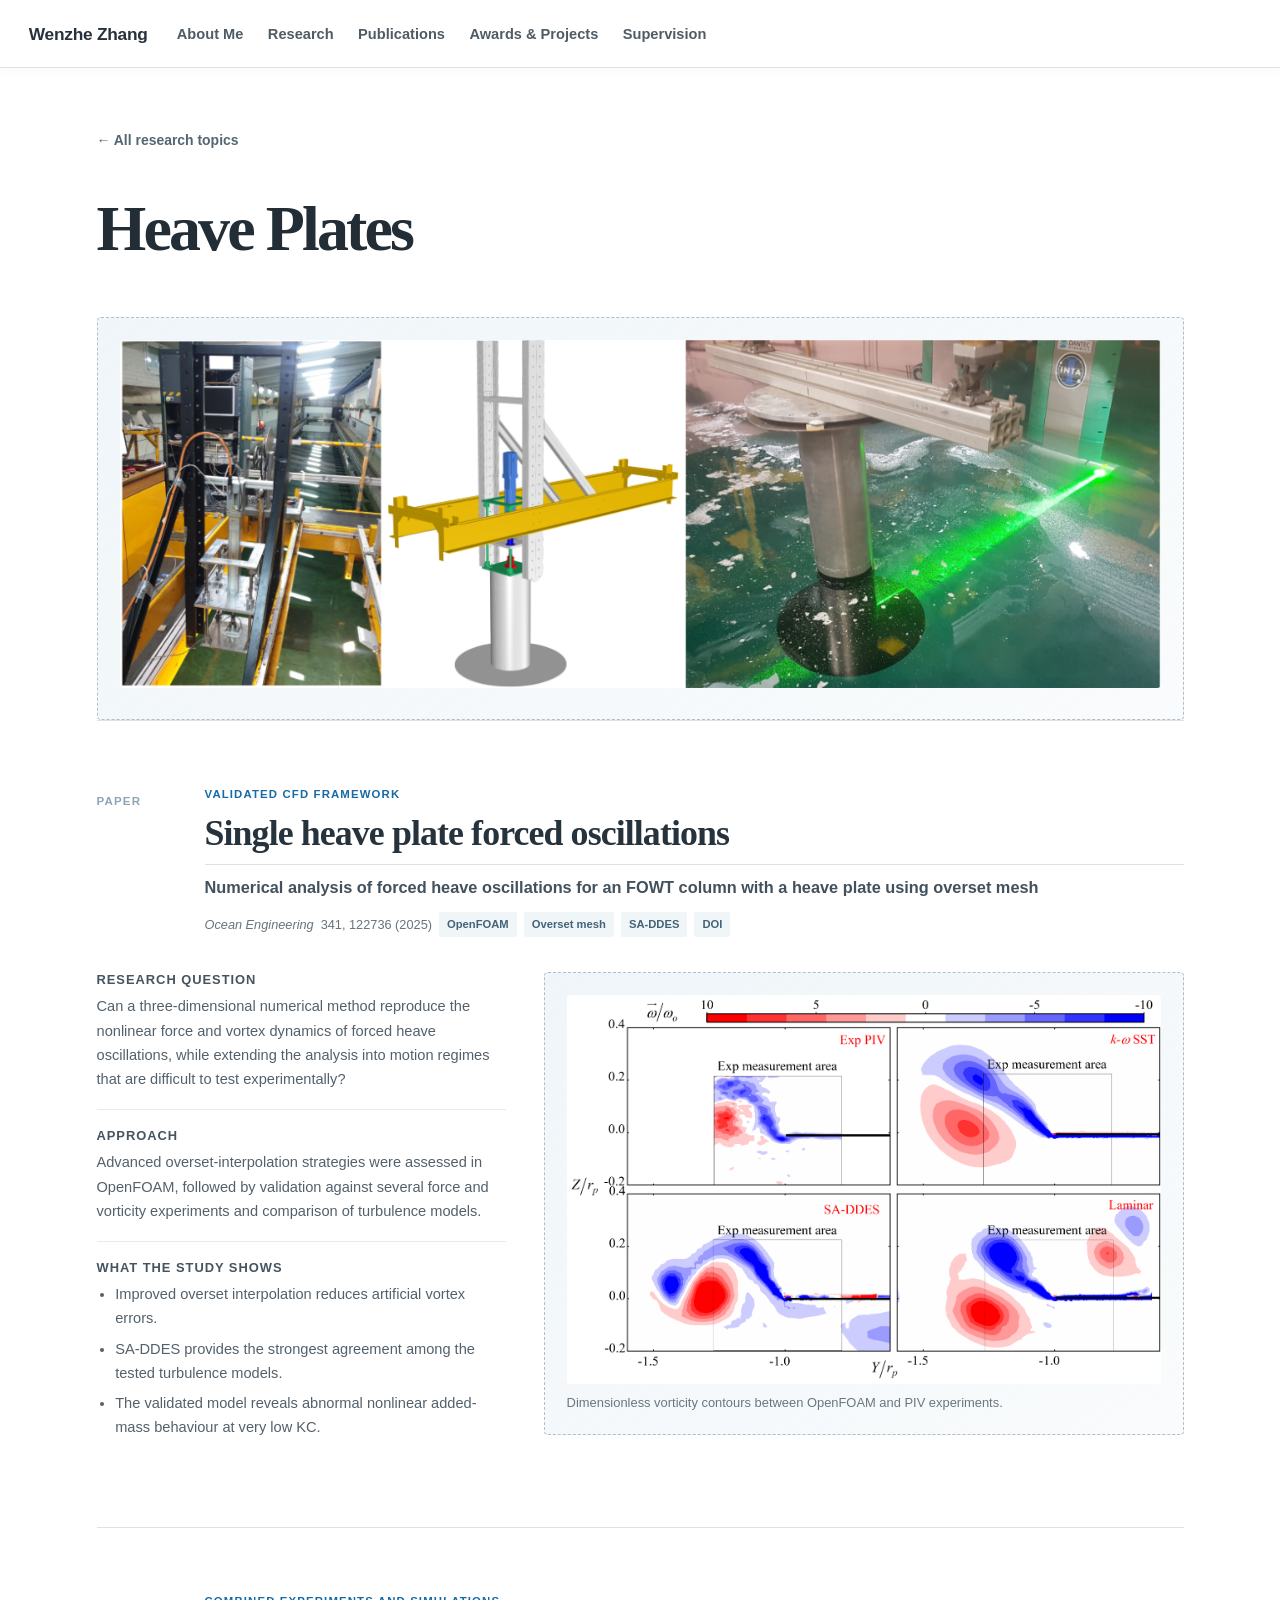
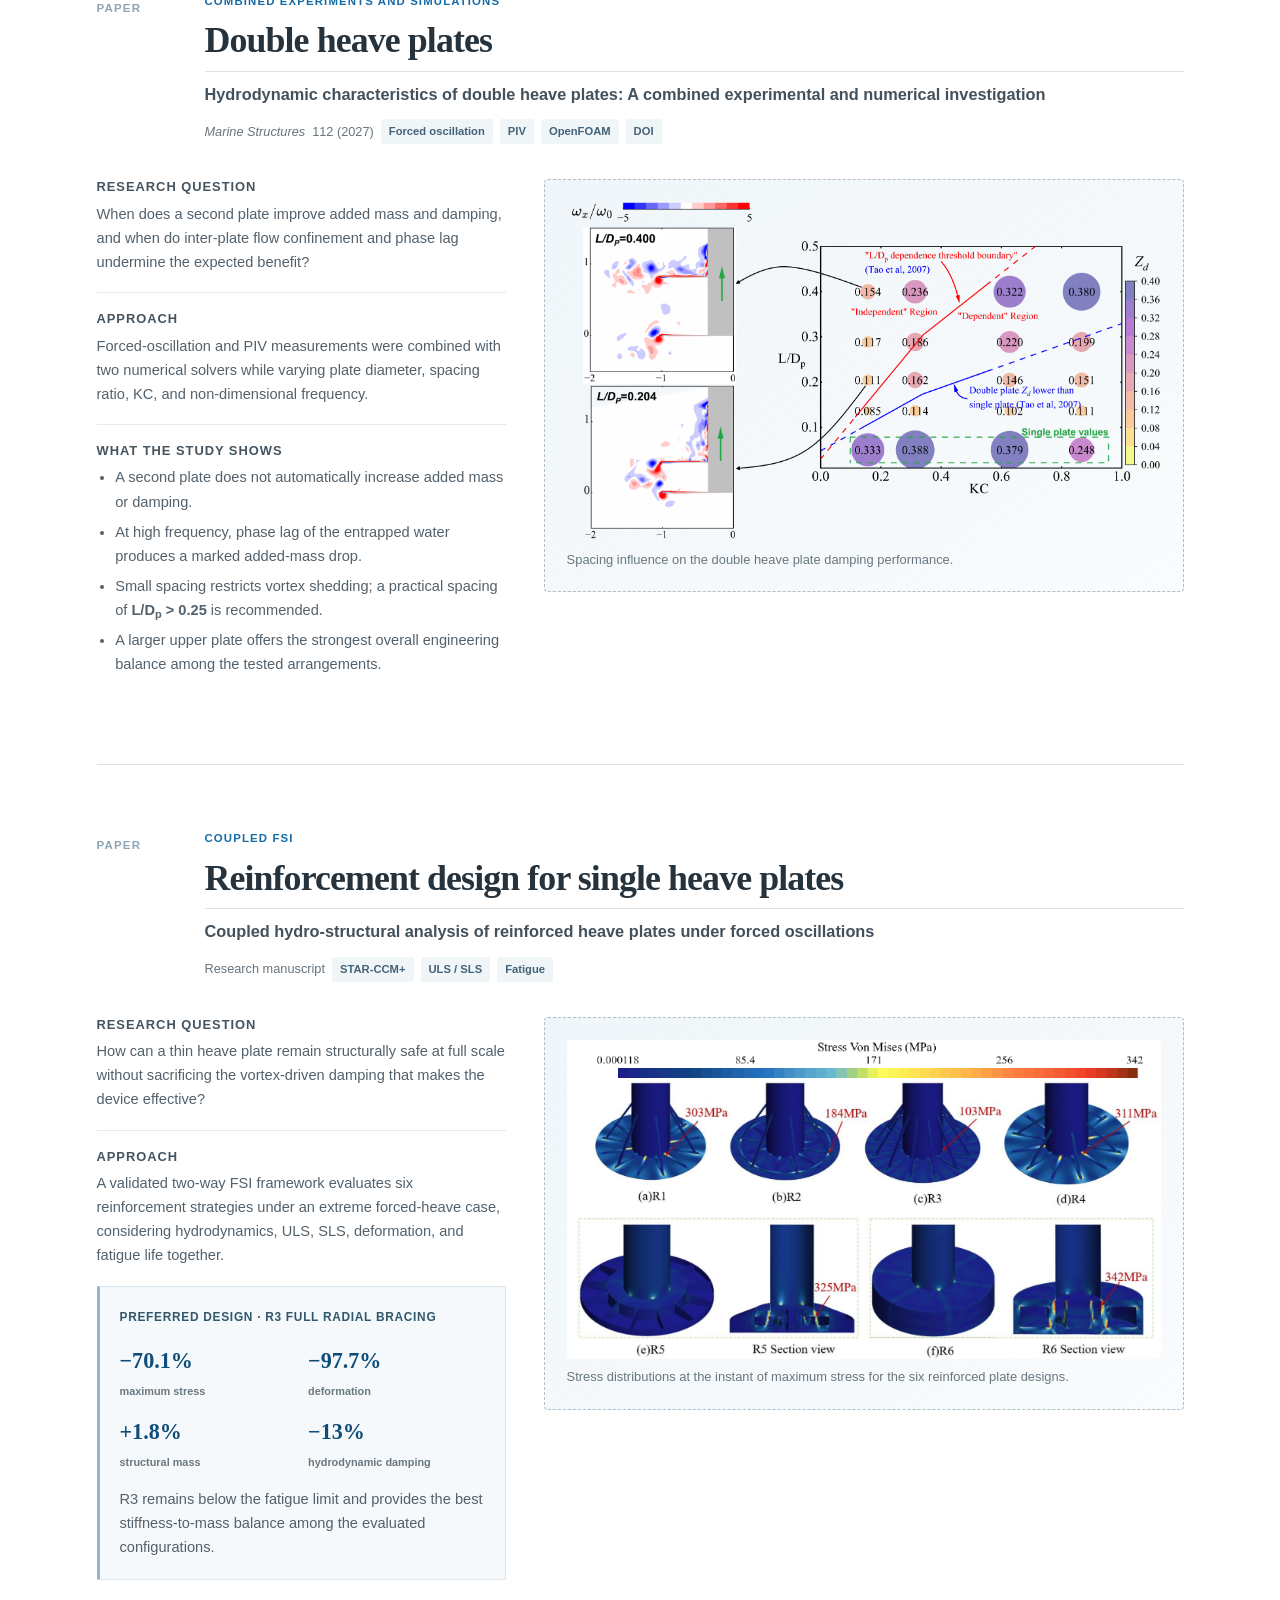
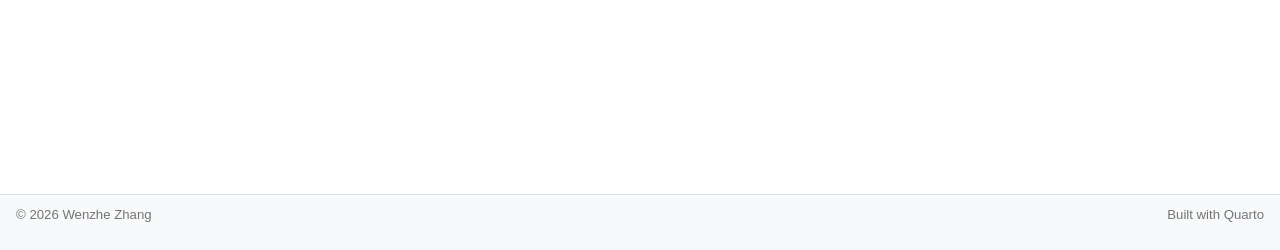
<file: research/heave-plates.html>
<!DOCTYPE html>
<html xmlns="http://www.w3.org/1999/xhtml" lang="en" xml:lang="en"><head>

<meta charset="utf-8">
<meta name="generator" content="quarto-1.11.9">

<meta name="viewport" content="width=device-width, initial-scale=1.0, user-scalable=yes">


<title>Heave-Plate Research | Wenzhe Zhang – Wenzhe Zhang</title>
<style>
/* Default styles provided by pandoc.
** See https://pandoc.org/MANUAL.html#variables-for-html for config info.
*/
span.smallcaps{font-variant: small-caps;}
div.columns{display: flex; gap: 1.5em;}
div.column{flex: auto;}
@media screen {
div.columns{gap: min(4vw, 1.5em);}
div.column{overflow-x: auto;}
}
div.hanging-indent{margin-left: 1.5em; text-indent: -1.5em;}
ul.task-list{list-style: none;}
ul.task-list li input[type="checkbox"] {
  width: 0.8em;
  margin: 0 0.8em 0.2em -1em; /* quarto-specific, see https://github.com/quarto-dev/quarto-cli/issues/4556 */ 
  vertical-align: middle;
}
</style>


<script src="../site_libs/quarto-nav/quarto-nav.js"></script>
<script src="../site_libs/clipboard/clipboard.min.js"></script>
<script src="../site_libs/quarto-html/quarto.js" type="module"></script>
<script src="../site_libs/quarto-html/tabsets/tabsets.js" type="module"></script>
<script src="../site_libs/quarto-html/scrollable-regions/scrollable-regions.js" type="module"></script>
<script src="../site_libs/quarto-html/popper.min.js"></script>
<script src="../site_libs/quarto-html/tippy.umd.min.js"></script>
<link href="../site_libs/quarto-html/tippy.css" rel="stylesheet">
<link href="../site_libs/quarto-html/quarto-syntax-highlighting-63b5708e65d6cd79cd7618c58d0c21e7.css" rel="stylesheet" id="quarto-text-highlighting-styles">
<script src="../site_libs/bootstrap/bootstrap.min.js"></script>
<link href="../site_libs/bootstrap/bootstrap-icons.css" rel="stylesheet">
<link href="../site_libs/bootstrap/bootstrap-cb61c712ca1a7fe70a83faed8e4da2d7.min.css" rel="stylesheet" append-hash="true" id="quarto-bootstrap" data-mode="light">
<script id="quarto-search-options" type="application/json">{
  "language": {
    "search-no-results-text": "No results",
    "search-matching-documents-text": "matching documents",
    "search-copy-link-title": "Copy link to search",
    "search-hide-matches-text": "Hide additional matches",
    "search-more-match-text": "more match in this document",
    "search-more-matches-text": "more matches in this document",
    "search-clear-button-title": "Clear",
    "search-text-placeholder": "",
    "search-detached-cancel-button-title": "Cancel",
    "search-submit-button-title": "Submit",
    "search-label": "Search"
  }
}</script>
<style>html{ scroll-behavior: smooth; }</style>


<link rel="stylesheet" href="../styles.css">
</head>

<body class="nav-fixed quarto-light"><a id="quarto-skip-link" class="visually-hidden-focusable" href="#quarto-document-content">Skip to main content</a>

<div id="quarto-search-results"></div>
  <header id="quarto-header" class="headroom fixed-top">
    <nav class="navbar navbar-expand-lg " data-bs-theme="dark" aria-label="Site">
      <div class="navbar-container container-fluid">
      <div class="navbar-brand-container mx-auto">
    <a class="navbar-brand" href="../index.html">
    <span class="navbar-title">Wenzhe Zhang</span>
    </a>
  </div>
          <button class="navbar-toggler" type="button" data-bs-toggle="collapse" data-bs-target="#navbarCollapse" aria-controls="navbarCollapse" aria-expanded="false" aria-label="Toggle navigation" onclick="if (window.quartoToggleHeadroom) { window.quartoToggleHeadroom(); }">
  <span class="navbar-toggler-icon"></span>
</button>
          <div class="collapse navbar-collapse" id="navbarCollapse">
            <ul class="navbar-nav navbar-nav-scroll me-auto">
  <li class="nav-item">
    <a class="nav-link" href="../index.html"> 
<span class="menu-text">About Me</span></a>
  </li>  
  <li class="nav-item">
    <a class="nav-link" href="../research.html"> 
<span class="menu-text">Research</span></a>
  </li>  
  <li class="nav-item">
    <a class="nav-link" href="../publications.html"> 
<span class="menu-text">Publications</span></a>
  </li>  
  <li class="nav-item">
    <a class="nav-link" href="../awards-projects.html"> 
<span class="menu-text">Awards &amp; Projects</span></a>
  </li>  
  <li class="nav-item">
    <a class="nav-link" href="../supervision.html"> 
<span class="menu-text">Supervision</span></a>
  </li>  
</ul>
          </div> <!-- /navcollapse -->
            <div class="quarto-navbar-tools">
</div>
      </div> <!-- /container-fluid -->
    </nav>
</header>
<!-- content -->
<div id="quarto-content" class="quarto-container page-columns page-rows-contents page-layout-full page-navbar">
<!-- sidebar -->
<!-- margin-sidebar -->
    
<!-- main -->
<main class="content column-page" id="quarto-document-content" tabindex="-1"><header id="title-block-header" class="quarto-title-block"></header>




<main class="inner-page research-topic-page heave-plate-page">
  <a class="back-link" href="../research.html">← All research topics</a>

  <header class="page-intro">
    <p class="section-eyebrow"> </p>
    <h1>Heave Plates</h1>
  </header>

      <div class="study-visuals">
        <div class="research-figure-placeholder figure-main">
          <figure class="research-figure figure-main figure">
           <img src="../images/research/heave-plate/single-exp.png" class="figure-img">
          </figure>
        </div>
      </div>

  <section class="heave-study" id="single-plate-cfd">
    <header class="study-header">
      <div class="study-index">Paper</div>
      <div>
        <p class="study-type">Validated CFD framework</p>
        <h2>Single heave plate forced oscillations</h2>
        <p class="study-paper-title">
          Numerical analysis of forced heave oscillations for an FOWT column
          with a heave plate using overset mesh
        </p>
        <p class="study-meta">
          <em>Ocean Engineering</em> 341, 122736 (2025)
          <span>OpenFOAM</span><span>Overset mesh</span><span>SA-DDES</span>
          <a href="https://doi.org/10.1016/j.oceaneng.2025.122736">DOI</a>
        </p>
      </div>
    </header>

    <div class="study-content">
      <div class="study-narrative">
        <div>
          <h3>Research question</h3>
          <p>Can a three-dimensional numerical method reproduce the nonlinear force and vortex dynamics of forced heave oscillations, while extending the analysis into motion regimes that are difficult to test experimentally?</p>
        </div>
        <div>
          <h3>Approach</h3>
          <p>Advanced overset-interpolation strategies were assessed in OpenFOAM, followed by validation against several force and vorticity experiments and comparison of turbulence models.</p>
        </div>
        <div>
          <h3>What the study shows</h3>
          <ul>
            <li>Improved overset interpolation reduces artificial vortex errors.</li>
            <li>SA-DDES provides the strongest agreement among the tested turbulence models.</li>
            <li>The validated model reveals abnormal nonlinear added-mass behaviour at very low KC.</li>
          </ul>
        </div>
      </div>

      <div class="study-visuals">
        <div class="research-figure-placeholder figure-main">
          <figure class="research-figure figure-main figure">
           <img src="../images/research/heave-plate/Vorticity.png" class="figure-img">
           <figcaption> Dimensionless vorticity contours between OpenFOAM and PIV experiments.</figcaption>
          </figure>
        </div>
      </div>
    </div>
  </section>

  <section class="heave-study" id="double-heave-plates">
    <header class="study-header">
      <div class="study-index">Paper</div>
      <div>
        <p class="study-type">Combined experiments and simulations</p>
        <h2>Double heave plates</h2>
        <p class="study-paper-title">
          Hydrodynamic characteristics of double heave plates: A combined
          experimental and numerical investigation
        </p>
        <p class="study-meta">
          <em>Marine Structures</em> 112 (2027)
          <span>Forced oscillation</span><span>PIV</span><span>OpenFOAM</span>
          <a href="10.1016/j.marstruc.2026.104274">DOI</a>
        </p>
      </div>
    </header>

    <div class="study-content">
      <div class="study-narrative">
        <div>
          <h3>Research question</h3>
          <p>When does a second plate improve added mass and damping, and when do inter-plate flow confinement and phase lag undermine the expected benefit?</p>
        </div>
        <div>
          <h3>Approach</h3>
          <p>Forced-oscillation and PIV measurements were combined with two numerical solvers while varying plate diameter, spacing ratio, KC, and non-dimensional frequency.</p>
        </div>
        <div>
          <h3>What the study shows</h3>
          <ul>
            <li>A second plate does not automatically increase added mass or damping.</li>
            <li>At high frequency, phase lag of the entrapped water produces a marked added-mass drop.</li>
            <li>Small spacing restricts vortex shedding; a practical spacing of <strong>L/D<sub>p</sub> &gt; 0.25</strong> is recommended.</li>
            <li>A larger upper plate offers the strongest overall engineering balance among the tested arrangements.</li>
          </ul>
        </div>
      </div>

      <div class="study-visuals">
        <div class="research-figure-placeholder figure-main">
          <figure class="research-figure figure-main figure">
           <img src="../images/research/heave-plate/double.png" class="figure-img">
           <figcaption> Spacing influence on the double heave plate damping performance.</figcaption>
          </figure>
        </div>
      </div>
    </div>
  </section>

  <section class="heave-study" id="reinforced-heave-plates">
    <header class="study-header">
      <div class="study-index">Paper</div>
      <div>
        <p class="study-type">Coupled FSI</p>
        <h2>Reinforcement design for single heave plates</h2>
        <p class="study-paper-title">
          Coupled hydro-structural analysis of reinforced heave plates under
          forced oscillations
        </p>
        <p class="study-meta">
          Research manuscript
          <span>STAR-CCM+</span><span>ULS / SLS</span><span>Fatigue</span>
        </p>
      </div>
    </header>

    <div class="study-content">
      <div class="study-narrative">
        <div>
          <h3>Research question</h3>
          <p>How can a thin heave plate remain structurally safe at full scale without sacrificing the vortex-driven damping that makes the device effective?</p>
        </div>
        <div>
          <h3>Approach</h3>
          <p>A validated two-way FSI framework evaluates six reinforcement strategies under an extreme forced-heave case, considering hydrodynamics, ULS, SLS, deformation, and fatigue life together.</p>
        </div>
        <div class="result-callout">
          <span>Preferred design · R3 full radial bracing</span>
          <div class="result-metrics">
            <strong>−70.1%<small>maximum stress</small></strong>
            <strong>−97.7%<small>deformation</small></strong>
            <strong>+1.8%<small>structural mass</small></strong>
            <strong>−13%<small>hydrodynamic damping</small></strong>
          </div>
          <p>R3 remains below the fatigue limit and provides the best stiffness-to-mass balance among the evaluated configurations.</p>
        </div>
      </div>

      <div class="study-visuals">
        <div class="research-figure-placeholder figure-main">
          <figure class="research-figure figure-main figure">
           <img src="../images/research/heave-plate/FSI.png" class="figure-img">
           <figcaption> Stress distributions at the instant of maximum stress for the six reinforced plate designs.</figcaption>
          </figure>
        </div>
      </div>
    </div>
  </section>


  <!--
  Replace each .research-figure-placeholder with a <figure class="research-figure">.
  Store images under images/research/heave-plates/ and reference them here as
  ../images/research/heave-plates/filename.jpg.
  -->
</main>



</main> <!-- /main -->
<script id="quarto-html-after-body" type="application/javascript">
  window.document.addEventListener("DOMContentLoaded", function (event) {
    const isCodeAnnotation = (el) => {
      for (const clz of el.classList) {
        if (clz.startsWith('code-annotation-')) {                     
          return true;
        }
      }
      return false;
    }
    const onCopySuccess = function(e) {
      // button target
      const button = e.trigger;
      // don't keep focus
      button.blur();
      // flash "checked"
      button.classList.add('code-copy-button-checked');
      var currentTitle = button.getAttribute("title");
      button.setAttribute("title", "Copied!");
      let tooltip;
      if (window.bootstrap) {
        button.setAttribute("data-bs-toggle", "tooltip");
        button.setAttribute("data-bs-placement", "left");
        button.setAttribute("data-bs-title", "Copied!");
        tooltip = new bootstrap.Tooltip(button, 
          { trigger: "manual", 
            customClass: "code-copy-button-tooltip",
            offset: [0, -8]});
        tooltip.show();    
      }
      setTimeout(function() {
        if (tooltip) {
          tooltip.hide();
          button.removeAttribute("data-bs-title");
          button.removeAttribute("data-bs-toggle");
          button.removeAttribute("data-bs-placement");
        }
        button.setAttribute("title", currentTitle);
        button.classList.remove('code-copy-button-checked');
      }, 1000);
      // clear code selection
      e.clearSelection();
    }
    const getTextToCopy = function(trigger) {
      const outerScaffold = trigger.parentElement.cloneNode(true);
      const codeEl = outerScaffold.querySelector('code');
      for (const childEl of codeEl.children) {
        if (isCodeAnnotation(childEl)) {
          childEl.remove();
        }
      }
      return codeEl.innerText;
    }
    const clipboard = new window.ClipboardJS('.code-copy-button:not([data-in-quarto-modal])', {
      text: getTextToCopy
    });
    clipboard.on('success', onCopySuccess);
    if (window.document.getElementById('quarto-embedded-source-code-modal')) {
      const clipboardModal = new window.ClipboardJS('.code-copy-button[data-in-quarto-modal]', {
        text: getTextToCopy,
        container: window.document.getElementById('quarto-embedded-source-code-modal')
      });
      clipboardModal.on('success', onCopySuccess);
    }
      var localhostRegex = new RegExp(/^(?:http|https):\/\/localhost\:?[0-9]*\//);
      var mailtoRegex = new RegExp(/^mailto:/);
        var filterRegex = new RegExp("https:\/\/wenzhezhang1999\.github\.io\/wenzhe\.zhang");
      var isInternal = (href) => {
          return filterRegex.test(href) || localhostRegex.test(href) || mailtoRegex.test(href);
      }
      // Inspect non-navigation links and adorn them if external
      window.quartoDecorateExternalLinks = function (root) {
     var links = (root || window.document).querySelectorAll('a[href]:not(.nav-link):not(.navbar-brand):not(.toc-action):not(.sidebar-link):not(.sidebar-item-toggle):not(.pagination-link):not(.no-external):not([aria-hidden]):not(.dropdown-item):not(.quarto-navigation-tool):not(.about-link)');
      for (var i=0; i<links.length; i++) {
        const link = links[i];
        if (!isInternal(link.href)) {
          // undo the damage that might have been done by quarto-nav.js in the case of
          // links that we want to consider external
          if (link.dataset.originalHref !== undefined) {
            link.href = link.dataset.originalHref;
          }
          if (!link.classList.contains('no-external-icon')) {
          }
        }
      }
      };
      window.quartoDecorateExternalLinks(window.document);
    // Esc closes the popup (WCAG 1.4.13) and focus leaving both trigger and
    // popup closes it (WCAG 2.4.11); tippy handles neither for interactive popups.
    const hideOnEscAndFocusOut = {
      name: 'hideOnEscAndFocusOut',
      defaultValue: true,
      fn(instance) {
        const dismiss = () => {
          // A show scheduled by the trigger delay would otherwise reopen it
          instance.clearDelayTimeouts();
          instance.hide();
        };
        const onKeyDown = (event) => {
          if (event.key !== 'Escape') {
            return;
          }
          // Keep Esc from also reaching page handlers (e.g. reveal.js overview),
          // except an open reveal.js slide menu, which Esc should close too.
          // The menu handles keys only when its keyboard option is on.
          const menuHandlesEsc = window.Reveal?.getPlugin?.('menu')?.isOpen() &&
            window.Reveal.getConfig().menu?.keyboard !== false;
          if (!menuHandlesEsc) {
            event.stopPropagation();
          }
          if (instance.popper.contains(window.document.activeElement)) {
            // Disabled while refocusing so the focus trigger does not reopen it
            instance.disable();
            instance.reference.focus();
            instance.enable();
          }
          dismiss();
        };
        const onFocusOut = (event) => {
          const target = event.relatedTarget;
          if (target && !instance.reference.contains(target) &&
              !instance.popper.contains(target)) {
            dismiss();
          }
        };
        // On the trigger too: a click trigger (code-annotations: select) has no
        // blur handling. Attached for the instance's lifetime so leaving the
        // trigger also cancels a show still pending on the trigger delay.
        instance.reference.addEventListener('focusout', onFocusOut);
        return {
          onShow() {
            window.document.addEventListener('keydown', onKeyDown, true);
            instance.popper.addEventListener('focusout', onFocusOut);
          },
          onHide() {
            window.document.removeEventListener('keydown', onKeyDown, true);
            instance.popper.removeEventListener('focusout', onFocusOut);
          },
          onDestroy() {
            instance.reference.removeEventListener('focusout', onFocusOut);
          },
        };
      },
    };
    function tippyHover(el, contentFn, onTriggerFn, onUntriggerFn) {
      const config = {
        allowHTML: true,
        maxWidth: 500,
        delay: 100,
        arrow: false,
        appendTo: function(el) {
            return el.parentElement;
        },
        interactive: true,
        interactiveBorder: 10,
        theme: 'quarto',
        placement: 'bottom-start',
        plugins: [hideOnEscAndFocusOut],
      };
      if (contentFn) {
        config.content = contentFn;
      }
      if (onTriggerFn) {
        config.onTrigger = onTriggerFn;
      }
      if (onUntriggerFn) {
        config.onUntrigger = onUntriggerFn;
      }
      window.tippy(el, config); 
    }
    const noterefs = window.document.querySelectorAll('a[role="doc-noteref"]');
    for (var i=0; i<noterefs.length; i++) {
      const ref = noterefs[i];
      tippyHover(ref, function() {
        // use id or data attribute instead here
        let href = ref.getAttribute('data-footnote-href') || ref.getAttribute('href');
        try { href = new URL(href).hash; } catch {}
        const id = href.replace(/^#\/?/, "");
        const note = window.document.getElementById(id);
        if (note) {
          return note.innerHTML;
        } else {
          return "";
        }
      });
    }
    const xrefs = window.document.querySelectorAll('a.quarto-xref');
    const processXRef = (id, note) => {
      // Strip column container classes
      const stripColumnClz = (el) => {
        el.classList.remove("page-full", "page-columns");
        if (el.children) {
          for (const child of el.children) {
            stripColumnClz(child);
          }
        }
      }
      stripColumnClz(note)
      if (id === null || id.startsWith('sec-')) {
        // Special case sections, only their first couple elements
        const container = document.createElement("div");
        if (note.children && note.children.length > 2) {
          container.appendChild(note.children[0].cloneNode(true));
          for (let i = 1; i < note.children.length; i++) {
            const child = note.children[i];
            if (child.tagName === "P" && child.innerText === "") {
              continue;
            } else {
              container.appendChild(child.cloneNode(true));
              break;
            }
          }
          if (window.Quarto?.typesetMath) {
            window.Quarto.typesetMath(container);
          }
          return container.innerHTML
        } else {
          if (window.Quarto?.typesetMath) {
            window.Quarto.typesetMath(note);
          }
          return note.innerHTML;
        }
      } else {
        // Remove any anchor links if they are present
        const anchorLink = note.querySelector('a.anchorjs-link');
        if (anchorLink) {
          anchorLink.remove();
        }
        if (window.Quarto?.typesetMath) {
          window.Quarto.typesetMath(note);
        }
        if (note.classList.contains("callout")) {
          return note.outerHTML;
        } else {
          return note.innerHTML;
        }
      }
    }
    for (var i=0; i<xrefs.length; i++) {
      const xref = xrefs[i];
      tippyHover(xref, undefined, function(instance) {
        instance.disable();
        let url = xref.getAttribute('href');
        let hash = undefined; 
        if (url.startsWith('#')) {
          hash = url;
        } else {
          try { hash = new URL(url).hash; } catch {}
        }
        if (hash) {
          const id = hash.replace(/^#\/?/, "");
          const note = window.document.getElementById(id);
          if (note !== null) {
            try {
              const html = processXRef(id, note.cloneNode(true));
              instance.setContent(html);
            } finally {
              instance.enable();
              instance.show();
            }
          } else {
            // See if we can fetch this
            fetch(url.split('#')[0])
            .then(res => res.text())
            .then(html => {
              const parser = new DOMParser();
              const htmlDoc = parser.parseFromString(html, "text/html");
              const note = htmlDoc.getElementById(id);
              if (note !== null) {
                const html = processXRef(id, note);
                instance.setContent(html);
              } 
            }).finally(() => {
              instance.enable();
              instance.show();
            });
          }
        } else {
          // See if we can fetch a full url (with no hash to target)
          // This is a special case and we should probably do some content thinning / targeting
          fetch(url)
          .then(res => res.text())
          .then(html => {
            const parser = new DOMParser();
            const htmlDoc = parser.parseFromString(html, "text/html");
            const note = htmlDoc.querySelector('main.content');
            if (note !== null) {
              // This should only happen for chapter cross references
              // (since there is no id in the URL)
              // remove the first header
              if (note.children.length > 0 && note.children[0].tagName === "HEADER") {
                note.children[0].remove();
              }
              const html = processXRef(null, note);
              instance.setContent(html);
            } 
          }).finally(() => {
            instance.enable();
            instance.show();
          });
        }
      }, function(instance) {
      });
    }
        let selectedAnnoteEl;
        const selectorForAnnotation = ( cell, annotation) => {
          let cellAttr = 'data-code-cell="' + cell + '"';
          let lineAttr = 'data-code-annotation="' +  annotation + '"';
          const selector = 'span[' + cellAttr + '][' + lineAttr + ']';
          return selector;
        }
        const selectCodeLines = (annoteEl) => {
          const doc = window.document;
          const targetCell = annoteEl.getAttribute("data-target-cell");
          const targetAnnotation = annoteEl.getAttribute("data-target-annotation");
          const annoteSpan = window.document.querySelector(selectorForAnnotation(targetCell, targetAnnotation));
          const lines = annoteSpan.getAttribute("data-code-lines").split(",");
          const lineIds = lines.map((line) => {
            return targetCell + "-" + line;
          })
          // Each band is positioned against its own containing block, which is
          // not the offsetParent of the lines, so place it from client rects.
          const placeBand = (band, firstEl, lastEl, codeBlock) => {
            const container = band.offsetParent;
            if (container === null) {
              return;
            }
            const containerRect = container.getBoundingClientRect();
            // Reveal.js scales slides with a transform, so convert client
            // pixels back to the CSS pixels of the container.
            const scale = containerRect.height / container.offsetHeight || 1;
            const firstRect = firstEl.getBoundingClientRect();
            const lastRect = lastEl.getBoundingClientRect();
            const top = (firstRect.top - containerRect.top) / scale - container.clientTop + container.scrollTop;
            const height = (lastRect.bottom - firstRect.top) / scale;
            band.style.top = top - 2 + "px";
            band.style.height = height + 4 + "px";
            if (codeBlock) {
              // Without the copy button wrapper, the containing block is wider
              // than the code block, so span the code block explicitly.
              const blockRect = codeBlock.getBoundingClientRect();
              band.style.left = (blockRect.left - containerRect.left) / scale - container.clientLeft + container.scrollLeft + "px";
              band.style.width = blockRect.width / scale + "px";
            }
          };
          if (lineIds.length > 0) {
            const el = window.document.getElementById(lineIds[0]);
            const lastEl = window.document.getElementById(lineIds[lineIds.length - 1]);
            const parent = el.parentElement.parentElement;
            // cook up a div (if necessary) and position it
            let div = window.document.getElementById("code-annotation-line-highlight");
            if (div === null) {
              div = window.document.createElement("div");
              div.setAttribute("id", "code-annotation-line-highlight");
              div.style.position = 'absolute';
              parent.appendChild(div);
            }
            placeBand(div, el, lastEl, parent.closest("div.sourceCode") || parent);
            let gutterDiv = window.document.getElementById("code-annotation-line-highlight-gutter");
            if (gutterDiv === null) {
              gutterDiv = window.document.createElement("div");
              gutterDiv.setAttribute("id", "code-annotation-line-highlight-gutter");
              gutterDiv.style.position = 'absolute';
              const codeCell = window.document.getElementById(targetCell);
              const gutter = codeCell.querySelector('.code-annotation-gutter');
              gutter.appendChild(gutterDiv);
            }
            placeBand(gutterDiv, el, lastEl);
            selectedAnnoteEl = annoteEl;
          }
        };
        const unselectCodeLines = () => {
          const elementsIds = ["code-annotation-line-highlight", "code-annotation-line-highlight-gutter"];
          elementsIds.forEach((elId) => {
            const div = window.document.getElementById(elId);
            if (div) {
              div.remove();
            }
          });
          selectedAnnoteEl = undefined;
        };
          // Handle positioning of the toggle
      window.addEventListener(
        "resize",
        throttle(() => {
          elRect = undefined;
          if (selectedAnnoteEl) {
            selectCodeLines(selectedAnnoteEl);
          }
        }, 10)
      );
      function throttle(fn, ms) {
      let throttle = false;
      let timer;
        return (...args) => {
          if(!throttle) { // first call gets through
              fn.apply(this, args);
              throttle = true;
          } else { // all the others get throttled
              if(timer) clearTimeout(timer); // cancel #2
              timer = setTimeout(() => {
                fn.apply(this, args);
                timer = throttle = false;
              }, ms);
          }
        };
      }
        // Attach click handler to the DT
        const annoteDls = window.document.querySelectorAll('dt[data-target-cell]');
        for (const annoteDlNode of annoteDls) {
          annoteDlNode.addEventListener('click', (event) => {
            const clickedEl = event.target;
            if (clickedEl !== selectedAnnoteEl) {
              unselectCodeLines();
              const activeEl = window.document.querySelector('dt[data-target-cell].code-annotation-active');
              if (activeEl) {
                activeEl.classList.remove('code-annotation-active');
              }
              selectCodeLines(clickedEl);
              clickedEl.classList.add('code-annotation-active');
            } else {
              // Unselect the line
              unselectCodeLines();
              clickedEl.classList.remove('code-annotation-active');
            }
          });
        }
    const findCites = (el) => {
      const parentEl = el.parentElement;
      if (parentEl) {
        const cites = parentEl.dataset.cites;
        if (cites) {
          return {
            el,
            cites: cites.split(' ')
          };
        } else {
          return findCites(el.parentElement)
        }
      } else {
        return undefined;
      }
    };
    var bibliorefs = window.document.querySelectorAll('a[role="doc-biblioref"]');
    for (var i=0; i<bibliorefs.length; i++) {
      const ref = bibliorefs[i];
      const citeInfo = findCites(ref);
      if (citeInfo) {
        tippyHover(citeInfo.el, function() {
          var popup = window.document.createElement('div');
          citeInfo.cites.forEach(function(cite) {
            var citeDiv = window.document.createElement('div');
            citeDiv.classList.add('hanging-indent');
            citeDiv.classList.add('csl-entry');
            var biblioDiv = window.document.getElementById('ref-' + cite);
            if (biblioDiv) {
              citeDiv.innerHTML = biblioDiv.innerHTML;
            }
            popup.appendChild(citeDiv);
          });
          return popup.innerHTML;
        });
      }
    }
  });
  </script>
  <script type="application/javascript">
  window.quartoScrollableRegionsLabels = {"code":"Scrollable code","output":"Scrollable output"};
  </script>
</div> <!-- /content -->
<footer class="footer">
  <div class="nav-footer">
    <div class="nav-footer-left">
<p>© 2026 Wenzhe Zhang</p>
</div>   
    <div class="nav-footer-center">
      &nbsp;
    </div>
    <div class="nav-footer-right">
<p>Built with Quarto</p>
</div>
  </div>
</footer>
<!-- Cloudflare Web Analytics -->
<script type="module" src="https://static.cloudflareinsights.com/beacon.min.js" data-cf-beacon="{&quot;token&quot;:&quot;c6ead590af5a41edbece434c81ad9dea&quot;}"></script>
<!-- End Cloudflare Web Analytics -->




<script src="../site_libs/quarto-html/zenscroll-min.js"></script>
</body></html>
</file>
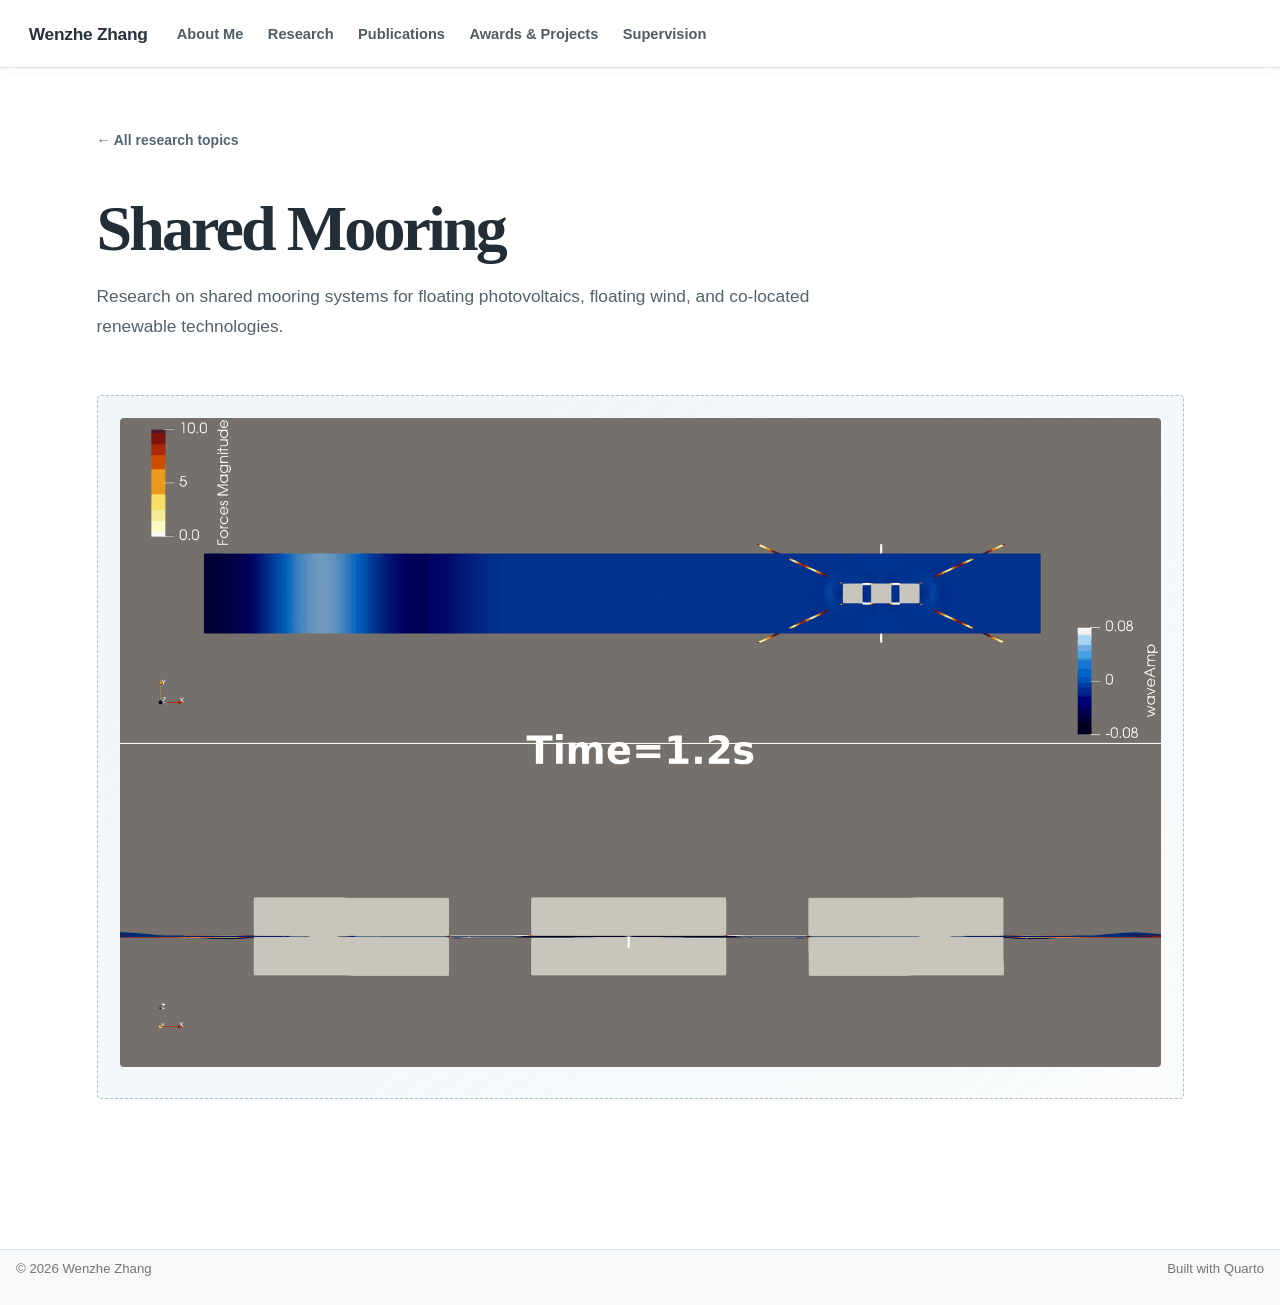
<file: research/shared-mooring.html>
<!DOCTYPE html>
<html xmlns="http://www.w3.org/1999/xhtml" lang="en" xml:lang="en"><head>

<meta charset="utf-8">
<meta name="generator" content="quarto-1.11.9">

<meta name="viewport" content="width=device-width, initial-scale=1.0, user-scalable=yes">


<title>Floating Renewable-Energy Systems | Wenzhe Zhang – Wenzhe Zhang</title>
<style>
/* Default styles provided by pandoc.
** See https://pandoc.org/MANUAL.html#variables-for-html for config info.
*/
span.smallcaps{font-variant: small-caps;}
div.columns{display: flex; gap: 1.5em;}
div.column{flex: auto;}
@media screen {
div.columns{gap: min(4vw, 1.5em);}
div.column{overflow-x: auto;}
}
div.hanging-indent{margin-left: 1.5em; text-indent: -1.5em;}
ul.task-list{list-style: none;}
ul.task-list li input[type="checkbox"] {
  width: 0.8em;
  margin: 0 0.8em 0.2em -1em; /* quarto-specific, see https://github.com/quarto-dev/quarto-cli/issues/4556 */ 
  vertical-align: middle;
}
</style>


<script src="../site_libs/quarto-nav/quarto-nav.js"></script>
<script src="../site_libs/clipboard/clipboard.min.js"></script>
<script src="../site_libs/quarto-html/quarto.js" type="module"></script>
<script src="../site_libs/quarto-html/tabsets/tabsets.js" type="module"></script>
<script src="../site_libs/quarto-html/scrollable-regions/scrollable-regions.js" type="module"></script>
<script src="../site_libs/quarto-html/popper.min.js"></script>
<script src="../site_libs/quarto-html/tippy.umd.min.js"></script>
<link href="../site_libs/quarto-html/tippy.css" rel="stylesheet">
<link href="../site_libs/quarto-html/quarto-syntax-highlighting-63b5708e65d6cd79cd7618c58d0c21e7.css" rel="stylesheet" id="quarto-text-highlighting-styles">
<script src="../site_libs/bootstrap/bootstrap.min.js"></script>
<link href="../site_libs/bootstrap/bootstrap-icons.css" rel="stylesheet">
<link href="../site_libs/bootstrap/bootstrap-cb61c712ca1a7fe70a83faed8e4da2d7.min.css" rel="stylesheet" append-hash="true" id="quarto-bootstrap" data-mode="light">
<script id="quarto-search-options" type="application/json">{
  "language": {
    "search-no-results-text": "No results",
    "search-matching-documents-text": "matching documents",
    "search-copy-link-title": "Copy link to search",
    "search-hide-matches-text": "Hide additional matches",
    "search-more-match-text": "more match in this document",
    "search-more-matches-text": "more matches in this document",
    "search-clear-button-title": "Clear",
    "search-text-placeholder": "",
    "search-detached-cancel-button-title": "Cancel",
    "search-submit-button-title": "Submit",
    "search-label": "Search"
  }
}</script>
<style>html{ scroll-behavior: smooth; }</style>


<link rel="stylesheet" href="../styles.css">
</head>

<body class="nav-fixed quarto-light"><a id="quarto-skip-link" class="visually-hidden-focusable" href="#quarto-document-content">Skip to main content</a>

<div id="quarto-search-results"></div>
  <header id="quarto-header" class="headroom fixed-top">
    <nav class="navbar navbar-expand-lg " data-bs-theme="dark" aria-label="Site">
      <div class="navbar-container container-fluid">
      <div class="navbar-brand-container mx-auto">
    <a class="navbar-brand" href="../index.html">
    <span class="navbar-title">Wenzhe Zhang</span>
    </a>
  </div>
          <button class="navbar-toggler" type="button" data-bs-toggle="collapse" data-bs-target="#navbarCollapse" aria-controls="navbarCollapse" aria-expanded="false" aria-label="Toggle navigation" onclick="if (window.quartoToggleHeadroom) { window.quartoToggleHeadroom(); }">
  <span class="navbar-toggler-icon"></span>
</button>
          <div class="collapse navbar-collapse" id="navbarCollapse">
            <ul class="navbar-nav navbar-nav-scroll me-auto">
  <li class="nav-item">
    <a class="nav-link" href="../index.html"> 
<span class="menu-text">About Me</span></a>
  </li>  
  <li class="nav-item">
    <a class="nav-link" href="../research.html"> 
<span class="menu-text">Research</span></a>
  </li>  
  <li class="nav-item">
    <a class="nav-link" href="../publications.html"> 
<span class="menu-text">Publications</span></a>
  </li>  
  <li class="nav-item">
    <a class="nav-link" href="../awards-projects.html"> 
<span class="menu-text">Awards &amp; Projects</span></a>
  </li>  
  <li class="nav-item">
    <a class="nav-link" href="../supervision.html"> 
<span class="menu-text">Supervision</span></a>
  </li>  
</ul>
          </div> <!-- /navcollapse -->
            <div class="quarto-navbar-tools">
</div>
      </div> <!-- /container-fluid -->
    </nav>
</header>
<!-- content -->
<div id="quarto-content" class="quarto-container page-columns page-rows-contents page-layout-full page-navbar">
<!-- sidebar -->
<!-- margin-sidebar -->
    
<!-- main -->
<main class="content column-page" id="quarto-document-content" tabindex="-1"><header id="title-block-header" class="quarto-title-block"></header>




<main class="inner-page research-topic-page">
  <a class="back-link" href="../research.html">← All research topics</a>

  <header class="page-intro">
    <p class="section-eyebrow"> </p>
    <h1>Shared Mooring</h1>
    <p>
      Research on shared mooring systems for floating photovoltaics, floating wind, and
      co-located renewable technologies.
    </p>
  </header>

      <div class="study-visuals">
        <div class="research-figure-placeholder figure-main">
          <figure class="research-figure figure-main figure">
           <img src="../images/research/shared-mooring/3BOX.gif" class="figure-img">
          </figure>
        </div>
      </div>


  <!-- Add media files under images/research/floating-renewables/. -->
</main>



</main> <!-- /main -->
<script id="quarto-html-after-body" type="application/javascript">
  window.document.addEventListener("DOMContentLoaded", function (event) {
    const isCodeAnnotation = (el) => {
      for (const clz of el.classList) {
        if (clz.startsWith('code-annotation-')) {                     
          return true;
        }
      }
      return false;
    }
    const onCopySuccess = function(e) {
      // button target
      const button = e.trigger;
      // don't keep focus
      button.blur();
      // flash "checked"
      button.classList.add('code-copy-button-checked');
      var currentTitle = button.getAttribute("title");
      button.setAttribute("title", "Copied!");
      let tooltip;
      if (window.bootstrap) {
        button.setAttribute("data-bs-toggle", "tooltip");
        button.setAttribute("data-bs-placement", "left");
        button.setAttribute("data-bs-title", "Copied!");
        tooltip = new bootstrap.Tooltip(button, 
          { trigger: "manual", 
            customClass: "code-copy-button-tooltip",
            offset: [0, -8]});
        tooltip.show();    
      }
      setTimeout(function() {
        if (tooltip) {
          tooltip.hide();
          button.removeAttribute("data-bs-title");
          button.removeAttribute("data-bs-toggle");
          button.removeAttribute("data-bs-placement");
        }
        button.setAttribute("title", currentTitle);
        button.classList.remove('code-copy-button-checked');
      }, 1000);
      // clear code selection
      e.clearSelection();
    }
    const getTextToCopy = function(trigger) {
      const outerScaffold = trigger.parentElement.cloneNode(true);
      const codeEl = outerScaffold.querySelector('code');
      for (const childEl of codeEl.children) {
        if (isCodeAnnotation(childEl)) {
          childEl.remove();
        }
      }
      return codeEl.innerText;
    }
    const clipboard = new window.ClipboardJS('.code-copy-button:not([data-in-quarto-modal])', {
      text: getTextToCopy
    });
    clipboard.on('success', onCopySuccess);
    if (window.document.getElementById('quarto-embedded-source-code-modal')) {
      const clipboardModal = new window.ClipboardJS('.code-copy-button[data-in-quarto-modal]', {
        text: getTextToCopy,
        container: window.document.getElementById('quarto-embedded-source-code-modal')
      });
      clipboardModal.on('success', onCopySuccess);
    }
      var localhostRegex = new RegExp(/^(?:http|https):\/\/localhost\:?[0-9]*\//);
      var mailtoRegex = new RegExp(/^mailto:/);
        var filterRegex = new RegExp("https:\/\/wenzhezhang1999\.github\.io\/wenzhe\.zhang");
      var isInternal = (href) => {
          return filterRegex.test(href) || localhostRegex.test(href) || mailtoRegex.test(href);
      }
      // Inspect non-navigation links and adorn them if external
      window.quartoDecorateExternalLinks = function (root) {
     var links = (root || window.document).querySelectorAll('a[href]:not(.nav-link):not(.navbar-brand):not(.toc-action):not(.sidebar-link):not(.sidebar-item-toggle):not(.pagination-link):not(.no-external):not([aria-hidden]):not(.dropdown-item):not(.quarto-navigation-tool):not(.about-link)');
      for (var i=0; i<links.length; i++) {
        const link = links[i];
        if (!isInternal(link.href)) {
          // undo the damage that might have been done by quarto-nav.js in the case of
          // links that we want to consider external
          if (link.dataset.originalHref !== undefined) {
            link.href = link.dataset.originalHref;
          }
          if (!link.classList.contains('no-external-icon')) {
          }
        }
      }
      };
      window.quartoDecorateExternalLinks(window.document);
    // Esc closes the popup (WCAG 1.4.13) and focus leaving both trigger and
    // popup closes it (WCAG 2.4.11); tippy handles neither for interactive popups.
    const hideOnEscAndFocusOut = {
      name: 'hideOnEscAndFocusOut',
      defaultValue: true,
      fn(instance) {
        const dismiss = () => {
          // A show scheduled by the trigger delay would otherwise reopen it
          instance.clearDelayTimeouts();
          instance.hide();
        };
        const onKeyDown = (event) => {
          if (event.key !== 'Escape') {
            return;
          }
          // Keep Esc from also reaching page handlers (e.g. reveal.js overview),
          // except an open reveal.js slide menu, which Esc should close too.
          // The menu handles keys only when its keyboard option is on.
          const menuHandlesEsc = window.Reveal?.getPlugin?.('menu')?.isOpen() &&
            window.Reveal.getConfig().menu?.keyboard !== false;
          if (!menuHandlesEsc) {
            event.stopPropagation();
          }
          if (instance.popper.contains(window.document.activeElement)) {
            // Disabled while refocusing so the focus trigger does not reopen it
            instance.disable();
            instance.reference.focus();
            instance.enable();
          }
          dismiss();
        };
        const onFocusOut = (event) => {
          const target = event.relatedTarget;
          if (target && !instance.reference.contains(target) &&
              !instance.popper.contains(target)) {
            dismiss();
          }
        };
        // On the trigger too: a click trigger (code-annotations: select) has no
        // blur handling. Attached for the instance's lifetime so leaving the
        // trigger also cancels a show still pending on the trigger delay.
        instance.reference.addEventListener('focusout', onFocusOut);
        return {
          onShow() {
            window.document.addEventListener('keydown', onKeyDown, true);
            instance.popper.addEventListener('focusout', onFocusOut);
          },
          onHide() {
            window.document.removeEventListener('keydown', onKeyDown, true);
            instance.popper.removeEventListener('focusout', onFocusOut);
          },
          onDestroy() {
            instance.reference.removeEventListener('focusout', onFocusOut);
          },
        };
      },
    };
    function tippyHover(el, contentFn, onTriggerFn, onUntriggerFn) {
      const config = {
        allowHTML: true,
        maxWidth: 500,
        delay: 100,
        arrow: false,
        appendTo: function(el) {
            return el.parentElement;
        },
        interactive: true,
        interactiveBorder: 10,
        theme: 'quarto',
        placement: 'bottom-start',
        plugins: [hideOnEscAndFocusOut],
      };
      if (contentFn) {
        config.content = contentFn;
      }
      if (onTriggerFn) {
        config.onTrigger = onTriggerFn;
      }
      if (onUntriggerFn) {
        config.onUntrigger = onUntriggerFn;
      }
      window.tippy(el, config); 
    }
    const noterefs = window.document.querySelectorAll('a[role="doc-noteref"]');
    for (var i=0; i<noterefs.length; i++) {
      const ref = noterefs[i];
      tippyHover(ref, function() {
        // use id or data attribute instead here
        let href = ref.getAttribute('data-footnote-href') || ref.getAttribute('href');
        try { href = new URL(href).hash; } catch {}
        const id = href.replace(/^#\/?/, "");
        const note = window.document.getElementById(id);
        if (note) {
          return note.innerHTML;
        } else {
          return "";
        }
      });
    }
    const xrefs = window.document.querySelectorAll('a.quarto-xref');
    const processXRef = (id, note) => {
      // Strip column container classes
      const stripColumnClz = (el) => {
        el.classList.remove("page-full", "page-columns");
        if (el.children) {
          for (const child of el.children) {
            stripColumnClz(child);
          }
        }
      }
      stripColumnClz(note)
      if (id === null || id.startsWith('sec-')) {
        // Special case sections, only their first couple elements
        const container = document.createElement("div");
        if (note.children && note.children.length > 2) {
          container.appendChild(note.children[0].cloneNode(true));
          for (let i = 1; i < note.children.length; i++) {
            const child = note.children[i];
            if (child.tagName === "P" && child.innerText === "") {
              continue;
            } else {
              container.appendChild(child.cloneNode(true));
              break;
            }
          }
          if (window.Quarto?.typesetMath) {
            window.Quarto.typesetMath(container);
          }
          return container.innerHTML
        } else {
          if (window.Quarto?.typesetMath) {
            window.Quarto.typesetMath(note);
          }
          return note.innerHTML;
        }
      } else {
        // Remove any anchor links if they are present
        const anchorLink = note.querySelector('a.anchorjs-link');
        if (anchorLink) {
          anchorLink.remove();
        }
        if (window.Quarto?.typesetMath) {
          window.Quarto.typesetMath(note);
        }
        if (note.classList.contains("callout")) {
          return note.outerHTML;
        } else {
          return note.innerHTML;
        }
      }
    }
    for (var i=0; i<xrefs.length; i++) {
      const xref = xrefs[i];
      tippyHover(xref, undefined, function(instance) {
        instance.disable();
        let url = xref.getAttribute('href');
        let hash = undefined; 
        if (url.startsWith('#')) {
          hash = url;
        } else {
          try { hash = new URL(url).hash; } catch {}
        }
        if (hash) {
          const id = hash.replace(/^#\/?/, "");
          const note = window.document.getElementById(id);
          if (note !== null) {
            try {
              const html = processXRef(id, note.cloneNode(true));
              instance.setContent(html);
            } finally {
              instance.enable();
              instance.show();
            }
          } else {
            // See if we can fetch this
            fetch(url.split('#')[0])
            .then(res => res.text())
            .then(html => {
              const parser = new DOMParser();
              const htmlDoc = parser.parseFromString(html, "text/html");
              const note = htmlDoc.getElementById(id);
              if (note !== null) {
                const html = processXRef(id, note);
                instance.setContent(html);
              } 
            }).finally(() => {
              instance.enable();
              instance.show();
            });
          }
        } else {
          // See if we can fetch a full url (with no hash to target)
          // This is a special case and we should probably do some content thinning / targeting
          fetch(url)
          .then(res => res.text())
          .then(html => {
            const parser = new DOMParser();
            const htmlDoc = parser.parseFromString(html, "text/html");
            const note = htmlDoc.querySelector('main.content');
            if (note !== null) {
              // This should only happen for chapter cross references
              // (since there is no id in the URL)
              // remove the first header
              if (note.children.length > 0 && note.children[0].tagName === "HEADER") {
                note.children[0].remove();
              }
              const html = processXRef(null, note);
              instance.setContent(html);
            } 
          }).finally(() => {
            instance.enable();
            instance.show();
          });
        }
      }, function(instance) {
      });
    }
        let selectedAnnoteEl;
        const selectorForAnnotation = ( cell, annotation) => {
          let cellAttr = 'data-code-cell="' + cell + '"';
          let lineAttr = 'data-code-annotation="' +  annotation + '"';
          const selector = 'span[' + cellAttr + '][' + lineAttr + ']';
          return selector;
        }
        const selectCodeLines = (annoteEl) => {
          const doc = window.document;
          const targetCell = annoteEl.getAttribute("data-target-cell");
          const targetAnnotation = annoteEl.getAttribute("data-target-annotation");
          const annoteSpan = window.document.querySelector(selectorForAnnotation(targetCell, targetAnnotation));
          const lines = annoteSpan.getAttribute("data-code-lines").split(",");
          const lineIds = lines.map((line) => {
            return targetCell + "-" + line;
          })
          // Each band is positioned against its own containing block, which is
          // not the offsetParent of the lines, so place it from client rects.
          const placeBand = (band, firstEl, lastEl, codeBlock) => {
            const container = band.offsetParent;
            if (container === null) {
              return;
            }
            const containerRect = container.getBoundingClientRect();
            // Reveal.js scales slides with a transform, so convert client
            // pixels back to the CSS pixels of the container.
            const scale = containerRect.height / container.offsetHeight || 1;
            const firstRect = firstEl.getBoundingClientRect();
            const lastRect = lastEl.getBoundingClientRect();
            const top = (firstRect.top - containerRect.top) / scale - container.clientTop + container.scrollTop;
            const height = (lastRect.bottom - firstRect.top) / scale;
            band.style.top = top - 2 + "px";
            band.style.height = height + 4 + "px";
            if (codeBlock) {
              // Without the copy button wrapper, the containing block is wider
              // than the code block, so span the code block explicitly.
              const blockRect = codeBlock.getBoundingClientRect();
              band.style.left = (blockRect.left - containerRect.left) / scale - container.clientLeft + container.scrollLeft + "px";
              band.style.width = blockRect.width / scale + "px";
            }
          };
          if (lineIds.length > 0) {
            const el = window.document.getElementById(lineIds[0]);
            const lastEl = window.document.getElementById(lineIds[lineIds.length - 1]);
            const parent = el.parentElement.parentElement;
            // cook up a div (if necessary) and position it
            let div = window.document.getElementById("code-annotation-line-highlight");
            if (div === null) {
              div = window.document.createElement("div");
              div.setAttribute("id", "code-annotation-line-highlight");
              div.style.position = 'absolute';
              parent.appendChild(div);
            }
            placeBand(div, el, lastEl, parent.closest("div.sourceCode") || parent);
            let gutterDiv = window.document.getElementById("code-annotation-line-highlight-gutter");
            if (gutterDiv === null) {
              gutterDiv = window.document.createElement("div");
              gutterDiv.setAttribute("id", "code-annotation-line-highlight-gutter");
              gutterDiv.style.position = 'absolute';
              const codeCell = window.document.getElementById(targetCell);
              const gutter = codeCell.querySelector('.code-annotation-gutter');
              gutter.appendChild(gutterDiv);
            }
            placeBand(gutterDiv, el, lastEl);
            selectedAnnoteEl = annoteEl;
          }
        };
        const unselectCodeLines = () => {
          const elementsIds = ["code-annotation-line-highlight", "code-annotation-line-highlight-gutter"];
          elementsIds.forEach((elId) => {
            const div = window.document.getElementById(elId);
            if (div) {
              div.remove();
            }
          });
          selectedAnnoteEl = undefined;
        };
          // Handle positioning of the toggle
      window.addEventListener(
        "resize",
        throttle(() => {
          elRect = undefined;
          if (selectedAnnoteEl) {
            selectCodeLines(selectedAnnoteEl);
          }
        }, 10)
      );
      function throttle(fn, ms) {
      let throttle = false;
      let timer;
        return (...args) => {
          if(!throttle) { // first call gets through
              fn.apply(this, args);
              throttle = true;
          } else { // all the others get throttled
              if(timer) clearTimeout(timer); // cancel #2
              timer = setTimeout(() => {
                fn.apply(this, args);
                timer = throttle = false;
              }, ms);
          }
        };
      }
        // Attach click handler to the DT
        const annoteDls = window.document.querySelectorAll('dt[data-target-cell]');
        for (const annoteDlNode of annoteDls) {
          annoteDlNode.addEventListener('click', (event) => {
            const clickedEl = event.target;
            if (clickedEl !== selectedAnnoteEl) {
              unselectCodeLines();
              const activeEl = window.document.querySelector('dt[data-target-cell].code-annotation-active');
              if (activeEl) {
                activeEl.classList.remove('code-annotation-active');
              }
              selectCodeLines(clickedEl);
              clickedEl.classList.add('code-annotation-active');
            } else {
              // Unselect the line
              unselectCodeLines();
              clickedEl.classList.remove('code-annotation-active');
            }
          });
        }
    const findCites = (el) => {
      const parentEl = el.parentElement;
      if (parentEl) {
        const cites = parentEl.dataset.cites;
        if (cites) {
          return {
            el,
            cites: cites.split(' ')
          };
        } else {
          return findCites(el.parentElement)
        }
      } else {
        return undefined;
      }
    };
    var bibliorefs = window.document.querySelectorAll('a[role="doc-biblioref"]');
    for (var i=0; i<bibliorefs.length; i++) {
      const ref = bibliorefs[i];
      const citeInfo = findCites(ref);
      if (citeInfo) {
        tippyHover(citeInfo.el, function() {
          var popup = window.document.createElement('div');
          citeInfo.cites.forEach(function(cite) {
            var citeDiv = window.document.createElement('div');
            citeDiv.classList.add('hanging-indent');
            citeDiv.classList.add('csl-entry');
            var biblioDiv = window.document.getElementById('ref-' + cite);
            if (biblioDiv) {
              citeDiv.innerHTML = biblioDiv.innerHTML;
            }
            popup.appendChild(citeDiv);
          });
          return popup.innerHTML;
        });
      }
    }
  });
  </script>
  <script type="application/javascript">
  window.quartoScrollableRegionsLabels = {"code":"Scrollable code","output":"Scrollable output"};
  </script>
</div> <!-- /content -->
<footer class="footer">
  <div class="nav-footer">
    <div class="nav-footer-left">
<p>© 2026 Wenzhe Zhang</p>
</div>   
    <div class="nav-footer-center">
      &nbsp;
    </div>
    <div class="nav-footer-right">
<p>Built with Quarto</p>
</div>
  </div>
</footer>
<!-- Cloudflare Web Analytics -->
<script type="module" src="https://static.cloudflareinsights.com/beacon.min.js" data-cf-beacon="{&quot;token&quot;:&quot;c6ead590af5a41edbece434c81ad9dea&quot;}"></script>
<!-- End Cloudflare Web Analytics -->




<script src="../site_libs/quarto-html/zenscroll-min.js"></script>
</body></html>
</file>
<file: site_libs/quarto-html/tippy.css>
.tippy-box[data-animation=fade][data-state=hidden]{opacity:0}[data-tippy-root]{max-width:calc(100vw - 10px)}.tippy-box{position:relative;background-color:#333;color:#fff;border-radius:4px;font-size:14px;line-height:1.4;white-space:normal;outline:0;transition-property:transform,visibility,opacity}.tippy-box[data-placement^=top]>.tippy-arrow{bottom:0}.tippy-box[data-placement^=top]>.tippy-arrow:before{bottom:-7px;left:0;border-width:8px 8px 0;border-top-color:initial;transform-origin:center top}.tippy-box[data-placement^=bottom]>.tippy-arrow{top:0}.tippy-box[data-placement^=bottom]>.tippy-arrow:before{top:-7px;left:0;border-width:0 8px 8px;border-bottom-color:initial;transform-origin:center bottom}.tippy-box[data-placement^=left]>.tippy-arrow{right:0}.tippy-box[data-placement^=left]>.tippy-arrow:before{border-width:8px 0 8px 8px;border-left-color:initial;right:-7px;transform-origin:center left}.tippy-box[data-placement^=right]>.tippy-arrow{left:0}.tippy-box[data-placement^=right]>.tippy-arrow:before{left:-7px;border-width:8px 8px 8px 0;border-right-color:initial;transform-origin:center right}.tippy-box[data-inertia][data-state=visible]{transition-timing-function:cubic-bezier(.54,1.5,.38,1.11)}.tippy-arrow{width:16px;height:16px;color:#333}.tippy-arrow:before{content:"";position:absolute;border-color:transparent;border-style:solid}.tippy-content{position:relative;padding:5px 9px;z-index:1}
</file>
<file: site_libs/quarto-html/quarto-syntax-highlighting-63b5708e65d6cd79cd7618c58d0c21e7.css>
/* quarto syntax highlight colors */
:root {
  --quarto-hl-ot-color: #003B4F;
  --quarto-hl-at-color: #657422;
  --quarto-hl-ss-color: #20794D;
  --quarto-hl-an-color: #5E5E5E;
  --quarto-hl-fu-color: #4758AB;
  --quarto-hl-st-color: #20794D;
  --quarto-hl-cf-color: #003B4F;
  --quarto-hl-op-color: #5E5E5E;
  --quarto-hl-er-color: #AD0000;
  --quarto-hl-bn-color: #AD0000;
  --quarto-hl-al-color: #AD0000;
  --quarto-hl-va-color: #111111;
  --quarto-hl-bu-color: inherit;
  --quarto-hl-ex-color: inherit;
  --quarto-hl-pp-color: #AD0000;
  --quarto-hl-in-color: #5E5E5E;
  --quarto-hl-vs-color: #20794D;
  --quarto-hl-wa-color: #5E5E5E;
  --quarto-hl-do-color: #5E5E5E;
  --quarto-hl-im-color: #00769E;
  --quarto-hl-ch-color: #20794D;
  --quarto-hl-dt-color: #AD0000;
  --quarto-hl-fl-color: #AD0000;
  --quarto-hl-co-color: #5E5E5E;
  --quarto-hl-cv-color: #5E5E5E;
  --quarto-hl-cn-color: #8f5902;
  --quarto-hl-sc-color: #5E5E5E;
  --quarto-hl-dv-color: #AD0000;
  --quarto-hl-kw-color: #003B4F;
}

/* other quarto variables */
:root {
  --quarto-font-monospace: SFMono-Regular, Menlo, Monaco, Consolas, "Liberation Mono", "Courier New", monospace;
}

/* syntax highlight based on Pandoc's rules */
pre > code.sourceCode > span {
  color: #003B4F;
}

code.sourceCode > span {
  color: #003B4F;
}

div.sourceCode,
div.sourceCode pre.sourceCode {
  color: #003B4F;
}

/* Normal */
code span {
  color: #003B4F;
}

/* Alert */
code span.al {
  color: #AD0000;
  font-style: inherit;
}

/* Annotation */
code span.an {
  color: #5E5E5E;
  font-style: inherit;
}

/* Attribute */
code span.at {
  color: #657422;
  font-style: inherit;
}

/* BaseN */
code span.bn {
  color: #AD0000;
  font-style: inherit;
}

/* BuiltIn */
code span.bu {
  font-style: inherit;
}

/* ControlFlow */
code span.cf {
  color: #003B4F;
  font-weight: bold;
  font-style: inherit;
}

/* Char */
code span.ch {
  color: #20794D;
  font-style: inherit;
}

/* Constant */
code span.cn {
  color: #8f5902;
  font-style: inherit;
}

/* Comment */
code span.co {
  color: #5E5E5E;
  font-style: inherit;
}

/* CommentVar */
code span.cv {
  color: #5E5E5E;
  font-style: italic;
}

/* Documentation */
code span.do {
  color: #5E5E5E;
  font-style: italic;
}

/* DataType */
code span.dt {
  color: #AD0000;
  font-style: inherit;
}

/* DecVal */
code span.dv {
  color: #AD0000;
  font-style: inherit;
}

/* Error */
code span.er {
  color: #AD0000;
  font-style: inherit;
}

/* Extension */
code span.ex {
  font-style: inherit;
}

/* Float */
code span.fl {
  color: #AD0000;
  font-style: inherit;
}

/* Function */
code span.fu {
  color: #4758AB;
  font-style: inherit;
}

/* Import */
code span.im {
  color: #00769E;
  font-style: inherit;
}

/* Information */
code span.in {
  color: #5E5E5E;
  font-style: inherit;
}

/* Keyword */
code span.kw {
  color: #003B4F;
  font-weight: bold;
  font-style: inherit;
}

/* Operator */
code span.op {
  color: #5E5E5E;
  font-style: inherit;
}

/* Other */
code span.ot {
  color: #003B4F;
  font-style: inherit;
}

/* Preprocessor */
code span.pp {
  color: #AD0000;
  font-style: inherit;
}

/* SpecialChar */
code span.sc {
  color: #5E5E5E;
  font-style: inherit;
}

/* SpecialString */
code span.ss {
  color: #20794D;
  font-style: inherit;
}

/* String */
code span.st {
  color: #20794D;
  font-style: inherit;
}

/* Variable */
code span.va {
  color: #111111;
  font-style: inherit;
}

/* VerbatimString */
code span.vs {
  color: #20794D;
  font-style: inherit;
}

/* Warning */
code span.wa {
  color: #5E5E5E;
  font-style: italic;
}

.prevent-inlining {
  content: "</";
}

/*# sourceMappingURL=054cc16b9e9817627be6994582d2ffb5.css.map */
</file>
<file: styles.css>
:root {
  --academic-blue: #166aa6;
  --academic-blue-dark: #0e4d7a;
  --academic-ink: #28323c;
  --academic-muted: #66727d;
  --academic-light: #f4f7f9;
  --academic-line: #dce3e8;
  --academic-paper: #ffffff;
  --academic-nav-height: 68px;
}

html {
  scroll-behavior: smooth;
  scroll-padding-top: calc(var(--academic-nav-height) + 22px);
}

body {
  color: var(--academic-ink);
  background: var(--academic-paper);
  font-family: Inter, "Segoe UI", Helvetica, Arial, sans-serif;
  font-size: 16px;
  line-height: 1.7;
}

#quarto-document-content {
  width: 100%;
  max-width: none;
  margin: 0;
  padding-top: 0;
}

#title-block-header:empty {
  display: none;
  margin: 0;
  padding: 0;
}

.publications-view #title-block-header {
  display: none !important;
}

a {
  color: var(--academic-blue);
  text-decoration: none;
}

a:hover {
  color: var(--academic-blue-dark);
}

.navbar {
  min-height: var(--academic-nav-height);
  background: rgba(255, 255, 255, 0.97);
  border-bottom: 1px solid var(--academic-line);
  box-shadow: 0 2px 12px rgba(30, 55, 75, 0.035);
  backdrop-filter: blur(12px);
}

.navbar .container-fluid {
  max-width: 1260px;
}

.navbar-title {
  color: var(--academic-ink);
  font-size: 1.02rem;
  font-weight: 750;
  letter-spacing: -0.015em;
}

.navbar-nav .nav-link {
  padding-right: 0.72rem !important;
  padding-left: 0.72rem !important;
  color: #4f5b65;
  font-size: 0.86rem;
  font-weight: 600;
}

.navbar-nav .nav-link:hover,
.navbar-nav .nav-link.active {
  color: var(--academic-blue);
}

.academic-shell {
  display: grid;
  grid-template-columns: 250px minmax(0, 1fr);
  grid-template-areas: "profile content";
  gap: clamp(36px, 4vw, 56px);
  width: min(1350px, calc(100% - 56px));
  margin: 0 auto;
  padding: 28px 0 100px;
}

.profile-sidebar {
  grid-area: profile;
  position: sticky;
  top: calc(var(--academic-nav-height) + 32px);
  align-self: start;
}

.profile-photo-placeholder,
.profile-photo {
  width: 164px;
  height: 164px;
  margin-bottom: 24px;
  border-radius: 50%;
}

.profile-photo-placeholder {
  display: grid;
  place-content: center;
  color: #60717d;
  background:
    radial-gradient(circle at 35% 28%, #ffffff 0 7%, transparent 8%),
    linear-gradient(145deg, #e8f0f5, #d5e1e9);
  border: 1px dashed #9eb1bf;
  text-align: center;
}

.profile-photo-placeholder span {
  color: var(--academic-blue-dark);
  font-family: Georgia, "Times New Roman", serif;
  font-size: 2rem;
  font-weight: 700;
  line-height: 1;
}

.profile-photo-placeholder small {
  margin-top: 8px;
  font-size: 0.58rem;
  font-weight: 800;
  letter-spacing: 0.18em;
}

.profile-photo {
  display: block;
  object-fit: cover;
  border: 1px solid var(--academic-line);
}

.profile-name {
  margin: 0 0 5px;
  color: #202a33;
  font-family: Georgia, "Times New Roman", serif;
  font-size: 1.62rem;
  font-weight: 700;
  letter-spacing: -0.02em;
}

.profile-affiliation {
  margin: 0 0 10px;
  color: var(--academic-blue);
  font-weight: 650;
}

.profile-focus {
  margin: 0 0 24px;
  color: var(--academic-muted);
  font-size: 0.9rem;
  line-height: 1.55;
}

.profile-facts {
  display: grid;
  gap: 12px;
  margin: 0 0 24px;
}

.profile-facts div {
  display: grid;
  gap: 1px;
}

.profile-facts dt {
  color: #8a959d;
  font-size: 0.66rem;
  font-weight: 800;
  letter-spacing: 0.1em;
  text-transform: uppercase;
}

.profile-facts dd {
  margin: 0;
  font-size: 0.84rem;
  overflow-wrap: anywhere;
}

.profile-links {
  display: grid;
  gap: 9px;
  padding-top: 20px;
  border-top: 1px solid var(--academic-line);
}

.profile-links a {
  display: flex;
  gap: 10px;
  align-items: center;
  color: #485762;
  font-size: 0.86rem;
  transition: color 150ms ease, transform 150ms ease;
}

.profile-links a:hover {
  color: var(--academic-blue);
  transform: translateX(2px);
}

.link-mark {
  display: inline-grid;
  width: 25px;
  height: 25px;
  place-items: center;
  color: var(--academic-blue-dark);
  background: #edf4f8;
  border-radius: 50%;
  font-size: 0.62rem;
  font-weight: 800;
}

.link-mark img {
  display: block;
  width: 14px;
  height: 14px;
}

.link-mark .bi {
  font-size: 0.88rem;
  line-height: 1;
}

.academic-content {
  grid-area: content;
  width: 100%;
  max-width: none;
  min-width: 0;
}

.academic-section {
  padding: 68px 0;
  border-bottom: 1px solid var(--academic-line);
}

.academic-section:first-child {
  padding-top: 4px;
}

.academic-section:last-child {
  border-bottom: 0;
}

.section-eyebrow {
  margin: 0 0 7px;
  color: var(--academic-blue);
  font-size: 0.7rem;
  font-weight: 800;
  letter-spacing: 0.13em;
  text-transform: uppercase;
}

.academic-section h2 {
  margin: 0 0 27px;
  color: #222d36;
  font-family: Georgia, "Times New Roman", serif;
  font-size: clamp(1.9rem, 3.2vw, 2.55rem);
  font-weight: 700;
  letter-spacing: -0.025em;
}

.section-heading {
  display: flex;
  justify-content: space-between;
  gap: 24px;
  align-items: start;
  margin-bottom: 30px;
}

.section-heading h2 {
  margin-bottom: 0;
}

.section-index {
  color: #bdc9d0;
  font-family: Georgia, "Times New Roman", serif;
  font-size: 1.05rem;
  font-style: italic;
}

.about-lead {
  max-width: 810px;
  margin-bottom: 20px;
  color: #2d3943;
  font-family: Georgia, "Times New Roman", serif;
  font-size: 1.23rem;
  line-height: 1.65;
}

.about-section > p:not(.section-eyebrow) {
  max-width: 1030px;
}

.interest-row {
  display: flex;
  flex-wrap: wrap;
  gap: 8px;
  margin-top: 28px;
}

.interest-row span {
  padding: 6px 11px;
  color: #39586b;
  background: var(--academic-light);
  border: 1px solid #e3e9ed;
  border-radius: 3px;
  font-size: 0.76rem;
  font-weight: 650;
}

.record-list {
  display: grid;
}

.academic-record {
  display: grid;
  grid-template-columns: 136px minmax(0, 1fr) 72px;
  gap: 10px;
  align-items: start;
  padding: 28px 0;
  border-top: 1px solid #166aa6;
}

.academic-record:first-child {
  padding-top: 0;
  border-top: 0;
}

#education .academic-record {
  padding: 10px 0;
}

#education .academic-record:first-child {
  padding-top: 0;
}

.record-date {
  padding-top: 3px;
  color: var(--academic-blue-dark);
  font-size: 0.74rem;
  font-weight: 800;
  line-height: 1.45;
  letter-spacing: 0.035em;
  white-space: nowrap;
}

.record-body h3,
.project-item h3,
.publication-item h3,
.service-grid h3 {
  margin: 0 0 7px;
  color: #26323c;
  font-size: 1.08rem;
  font-weight: 700;
  line-height: 1.4;
}

.record-body p {
  margin: 5px 0;
  color: #4d5a64;
  font-size: 0.9rem;
  line-height: 1.6;
}

.record-body .record-place {
  margin-bottom: 9px;
  color: #344550;
  font-size: 0.94rem;
  font-weight: 700;
}

.record-place span {
  color: #596873;
  font-weight: 500;
}

.record-place span::before {
  content: "\2022";
  padding: 0 8px;
  color: #a4afb6;
}

.record-body .record-note {
  margin-top: 8px;
  color: #53616c;
}

.record-supervisors,
.record-topic,
.record-detail {
  color: #45545f;
}

.record-label {
  margin-right: 0.42rem;
  color: #31424e;
  font-weight: 750;
}

.name-separator {
  margin: 0 0.22rem;
  color: #6b7780;
}

.supervisor-link {
  display: inline-flex;
  gap: 4px;
  align-items: center;
  color: var(--academic-blue-dark);
  font-weight: 650;
  border-bottom: 1px dotted #93afbf;
}

.supervisor-link:hover {
  color: var(--academic-blue);
  border-bottom-color: var(--academic-blue);
}

.inline-scholar-icon {
  display: inline-block;
  width: 13px;
  height: 13px;
  opacity: 0.72;
}

.org-logo-placeholder,
.org-logo {
  width: 68px;
  height: 68px;
}

.org-logo-placeholder {
  display: grid;
  place-items: center;
  color: #8b99a3;
  background: #f7f9fa;
  border: 1px dashed #aebbc4;
  border-radius: 5px;
  font-size: 0.56rem;
  font-weight: 800;
  letter-spacing: 0.11em;
}

.org-logo {
  display: block;
  object-fit: contain;
}

.org-logo--wide {
  width: 86px;
  justify-self: center;
}

.project-list {
  display: grid;
  grid-template-columns: repeat(2, minmax(0, 1fr));
  gap: 18px;
}

.project-item {
  padding: 24px;
  background: #fafcfd;
  border: 1px solid #e4e9ed;
  border-top: 3px solid #b8d3e3;
  border-radius: 4px;
}

.project-role {
  margin-bottom: 10px;
  color: var(--academic-blue);
  font-size: 0.67rem;
  font-weight: 800;
  letter-spacing: 0.08em;
  text-transform: uppercase;
}

.project-item p {
  margin: 5px 0;
  color: var(--academic-muted);
  font-size: 0.85rem;
}

.project-item .project-description {
  margin-top: 13px;
  line-height: 1.58;
}

.separator {
  padding: 0 5px;
  color: #b3bdc4;
}

.publication-list {
  display: grid;
}

.publication-item {
  display: grid;
  grid-template-columns: 58px minmax(0, 1fr);
  gap: 24px;
  padding: 24px 0;
  border-top: 1px solid #edf0f2;
}

.publication-item:first-child {
  padding-top: 0;
  border-top: 0;
}

.publication-year {
  color: var(--academic-blue);
  font-family: Georgia, "Times New Roman", serif;
  font-size: 1rem;
  font-weight: 700;
}

.publication-authors,
.publication-venue {
  margin: 4px 0;
  color: var(--academic-muted);
  font-size: 0.85rem;
  line-height: 1.55;
}

.publication-venue {
  font-style: italic;
}

.publication-links {
  display: flex;
  flex-wrap: wrap;
  gap: 7px;
  margin-top: 10px;
}

.publication-links a {
  padding: 3px 8px;
  color: var(--academic-blue-dark);
  background: #f0f5f8;
  border-radius: 2px;
  font-size: 0.66rem;
  font-weight: 750;
  letter-spacing: 0.045em;
  text-transform: uppercase;
}

.text-link {
  display: inline-flex;
  gap: 8px;
  align-items: center;
  margin-top: 20px;
  font-size: 0.85rem;
  font-weight: 700;
}

.dated-list,
.teaching-list {
  margin: 0;
  padding: 0;
  list-style: none;
}

.dated-list li {
  display: grid;
  grid-template-columns: 72px minmax(0, 1fr);
  gap: 20px;
  padding: 12px 0;
  border-top: 1px solid #edf0f2;
}

.dated-list li:first-child {
  border-top: 0;
}

.dated-list time {
  color: var(--academic-blue);
  font-weight: 750;
}

.awards-projects-page > .inner-section:first-child {
  padding-top: 0;
  border-top: 0;
}

.award-list li {
  grid-template-columns: 58px minmax(260px, 0.9fr) minmax(300px, 1.3fr);
  gap: 16px;
  align-items: baseline;
  padding: 9px 0;
}

.award-list time {
  font-size: 0.8rem;
}

.award-list strong {
  color: #2f3d47;
  font-size: 0.9rem;
  line-height: 1.4;
}

.award-list p {
  margin: 0;
  color: #4d5b65;
  font-size: 0.92rem;
  line-height: 1.48;
}

.project-record-list {
  border-bottom: 1px solid #166aa6;
}

.project-record {
  grid-template-columns: 136px minmax(0, 1fr) 120px;
  padding: 18px 0;
}

.project-record:first-child {
  padding-top: 0;
}

.project-record .org-logo--funder {
  width: 112px;
  height: 64px;
  justify-self: center;
}

.project-record .project-funding {
  margin: 3px 0;
  color: #53616c;
  font-size: 0.84rem;
}

.service-grid {
  display: grid;
  grid-template-columns: repeat(2, minmax(0, 1fr));
  gap: 42px;
}

.service-grid > div,
.service-grid > article {
  padding-left: 18px;
  border-left: 2px solid #d4e3ec;
}

.service-grid p {
  margin: 8px 0;
  color: var(--academic-muted);
  font-size: 0.88rem;
}

.service-list {
  display: grid;
}

.service-record {
  display: grid;
  grid-template-columns: 136px minmax(0, 1fr);
  gap: 10px;
  align-items: start;
  padding: 10px 0;
  border-top: 1px solid #0f8adb;
}

.service-record:first-child {
  padding-top: 0;
  border-top: 0;
}

.teaching-list li {
  display: flex;
  justify-content: space-between;
  gap: 22px;
  padding: 14px 0;
  border-top: 1px solid #edf0f2;
}

.teaching-list li:first-child {
  border-top: 0;
}

.teaching-list span {
  color: var(--academic-muted);
  font-size: 0.85rem;
  text-align: right;
}

.skills-grid {
  display: grid;
  grid-template-columns: minmax(180px, 0.7fr) minmax(0, 1.3fr);
  gap: 52px;
}

.skills-grid h3 {
  margin: 0 0 14px;
  color: #26323c;
  font-size: 1rem;
}

.skills-grid p {
  display: flex;
  justify-content: space-between;
  gap: 18px;
  margin: 8px 0;
  color: #40505c;
  font-size: 0.86rem;
}

.skills-grid p span {
  color: var(--academic-muted);
}

.skill-tags {
  display: flex;
  flex-wrap: wrap;
  gap: 8px;
}

.skill-tags span {
  padding: 7px 11px;
  color: #39586b;
  background: var(--academic-light);
  border: 1px solid #e1e8ec;
  border-radius: 3px;
  font-size: 0.77rem;
  font-weight: 650;
}

.inner-page {
  width: min(1120px, calc(100% - 48px));
  margin: 0 auto;
  padding: 58px 0 90px;
}

.page-intro {
  max-width: 860px;
  margin-bottom: 54px;
}

.page-intro h1 {
  margin: 0 0 18px;
  color: #222d36;
  font-family: Georgia, "Times New Roman", serif;
  font-size: clamp(2.45rem, 5vw, 4.2rem);
  font-weight: 700;
  letter-spacing: -0.045em;
  line-height: 1.08;
}

.page-intro > p:last-child {
  max-width: 780px;
  margin-bottom: 0;
  color: #53616c;
  font-size: 1.02rem;
  line-height: 1.75;
}

.inner-section {
  padding: 58px 0;
  border-top: 1px solid var(--academic-line);
}

.inner-section .section-heading h2,
.media-section .section-heading h2 {
  margin: 0;
  color: #222d36;
  font-family: Georgia, "Times New Roman", serif;
  font-size: clamp(1.85rem, 3vw, 2.45rem);
  letter-spacing: -0.025em;
}

.topic-grid {
  display: grid;
  grid-template-columns: repeat(2, minmax(0, 1fr));
  gap: 18px;
}

.topic-card {
  display: grid;
  grid-template-columns: minmax(0, 1fr);
  gap: 0;
  min-height: 260px;
  padding: 30px;
  color: var(--academic-ink);
  background: #fafcfd;
  border: 1px solid #e1e7eb;
  border-top: 3px solid #b8d3e3;
  border-radius: 5px;
  transition:
    border-color 160ms ease,
    box-shadow 160ms ease,
    transform 160ms ease;
}

.topic-card > div {
  width: 100%;
  min-width: 0;
}

.topic-card:hover {
  color: var(--academic-ink);
  border-color: #a9c9dc;
  box-shadow: 0 14px 34px rgba(34, 69, 91, 0.09);
  transform: translateY(-3px);
}

.topic-number {
  color: #a7b8c3;
  font-family: Georgia, "Times New Roman", serif;
  font-size: 0.95rem;
  font-style: italic;
}

.topic-label {
  margin: 0 0 10px;
  color: var(--academic-blue);
  font-size: 0.66rem;
  font-weight: 800;
  letter-spacing: 0.09em;
  text-transform: uppercase;
}

.topic-card h2 {
  margin: 0 0 13px;
  color: #26323c;
  font-family: Georgia, "Times New Roman", serif;
  font-size: 1.48rem;
  line-height: 1.3;
}

.topic-card p:not(.topic-label) {
  margin: 0;
  color: #5d6972;
  font-size: 0.88rem;
  line-height: 1.65;
}

.topic-link {
  display: inline-block;
  margin-top: 25px;
  color: var(--academic-blue-dark);
  font-size: 0.78rem;
  font-weight: 750;
}

.back-link {
  display: inline-flex;
  margin-bottom: 34px;
  color: #536672;
  font-size: 0.82rem;
  font-weight: 700;
}

.topic-summary-grid {
  display: grid;
  grid-template-columns: repeat(3, minmax(0, 1fr));
  gap: 18px;
  margin-bottom: 66px;
}

.topic-summary-grid > div {
  padding: 23px;
  background: #f8fafb;
  border-left: 3px solid #bfd6e4;
}

.topic-summary-grid h2 {
  margin: 0 0 10px;
  color: #2c3b46;
  font-size: 0.92rem;
  font-weight: 750;
}

.topic-summary-grid p {
  margin: 0;
  color: #5c6973;
  font-size: 0.84rem;
  line-height: 1.65;
}

.media-section {
  padding-top: 55px;
  border-top: 1px solid var(--academic-line);
}

.media-grid {
  display: grid;
  grid-template-columns: repeat(3, minmax(0, 1fr));
  gap: 16px;
}

.media-placeholder {
  display: grid;
  min-height: 210px;
  place-items: center;
  padding: 24px;
  color: #7a8993;
  background:
    linear-gradient(135deg, rgba(240, 245, 248, 0.7), rgba(250, 252, 253, 0.9));
  border: 1px dashed #b7c5ce;
  border-radius: 4px;
  text-align: center;
}

.media-placeholder span {
  font-size: 0.74rem;
  font-weight: 750;
  letter-spacing: 0.06em;
  text-transform: uppercase;
}

.research-arc > div {
  position: relative;
}

.research-arc > div > span {
  display: block;
  margin-bottom: 13px;
  color: #8ba9bb;
  font-family: Georgia, "Times New Roman", serif;
  font-size: 0.78rem;
  font-weight: 700;
}

.heave-study {
  padding: 64px 0;
  border-top: 1px solid var(--academic-line);
}

.study-header {
  display: grid;
  grid-template-columns: 84px minmax(0, 1fr);
  gap: 24px;
  margin-bottom: 35px;
}

.study-index {
  padding-top: 7px;
  color: #8da5b4;
  font-size: 0.68rem;
  font-weight: 800;
  letter-spacing: 0.1em;
  text-transform: uppercase;
}

.study-type {
  margin: 0 0 8px;
  color: var(--academic-blue);
  font-size: 0.67rem;
  font-weight: 800;
  letter-spacing: 0.1em;
  text-transform: uppercase;
}

.study-header h2 {
  margin: 0 0 10px;
  color: #26323c;
  font-family: Georgia, "Times New Roman", serif;
  font-size: clamp(1.65rem, 2.8vw, 2.35rem);
  letter-spacing: -0.025em;
}

.study-paper-title {
  max-width: 900px;
  margin: 0 0 12px;
  color: #43515c;
  font-size: 0.96rem;
  font-weight: 650;
  line-height: 1.55;
}

.study-meta {
  display: flex;
  flex-wrap: wrap;
  gap: 7px;
  align-items: center;
  margin: 0;
  color: #66747e;
  font-size: 0.75rem;
}

.study-meta span,
.study-meta a {
  padding: 3px 8px;
  color: #426378;
  background: #f0f5f8;
  border-radius: 2px;
  font-size: 0.66rem;
  font-style: normal;
  font-weight: 750;
}

.study-content {
  display: grid;
  grid-template-columns: minmax(300px, 0.78fr) minmax(0, 1.22fr);
  gap: 38px;
  align-items: start;
}

.study-narrative > div {
  padding: 18px 0;
  border-top: 1px solid #e5eaed;
}

.study-narrative > div:first-child {
  padding-top: 0;
  border-top: 0;
}

.study-narrative h3 {
  margin: 0 0 7px;
  color: #31424e;
  font-size: 0.76rem;
  font-weight: 800;
  letter-spacing: 0.075em;
  text-transform: uppercase;
}

.study-narrative p,
.study-narrative li {
  color: #53616c;
  font-size: 0.86rem;
  line-height: 1.65;
}

.study-narrative p {
  margin: 0;
}

.study-narrative ul {
  margin: 0;
  padding-left: 1.1rem;
}

.study-narrative li {
  margin-bottom: 6px;
}

.study-visuals {
  display: grid;
  gap: 14px;
}

.research-figure-placeholder {
  display: flex;
  min-height: 175px;
  flex-direction: column;
  justify-content: flex-end;
  padding: 22px;
  background:
    linear-gradient(145deg, rgba(234, 242, 247, 0.74), rgba(249, 251, 252, 0.95));
  border: 1px dashed #aebfca;
  border-radius: 4px;
}

.research-figure-placeholder.figure-main {
  min-height: 320px;
}

.figure-source {
  margin-bottom: auto;
  color: var(--academic-blue);
  font-size: 0.64rem;
  font-weight: 800;
  letter-spacing: 0.08em;
  text-transform: uppercase;
}

.research-figure-placeholder strong {
  margin-top: 28px;
  color: #30414c;
  font-size: 0.92rem;
}

.research-figure-placeholder p {
  margin: 6px 0 0;
  color: #687781;
  font-size: 0.76rem;
  line-height: 1.55;
}
.research-figure {
  margin: 0;
}

.research-figure img {
  display: block;
  width: 100%;
  height: auto;
  border-radius: 4px;
}

.research-figure figcaption {
  margin-top: 8px;
  color: #687781;
  font-size: 0.76rem;
  line-height: 1.5;
}
.evidence-grid {
  display: grid;
  grid-template-columns: repeat(2, minmax(0, 1fr));
  gap: 14px;
}

.result-callout {
  padding: 20px !important;
  background: #f5f9fb;
  border: 1px solid #dce7ed !important;
  border-left: 3px solid #8fb8cf !important;
}

.result-callout > span {
  display: block;
  margin-bottom: 15px;
  color: #31576d;
  font-size: 0.7rem;
  font-weight: 800;
  letter-spacing: 0.06em;
  text-transform: uppercase;
}

.result-metrics {
  display: grid;
  grid-template-columns: repeat(2, minmax(0, 1fr));
  gap: 12px;
  margin-bottom: 15px;
}

.result-metrics strong {
  color: var(--academic-blue-dark);
  font-family: Georgia, "Times New Roman", serif;
  font-size: 1.3rem;
}

.result-metrics small {
  display: block;
  margin-top: 3px;
  color: #6a7780;
  font-family: Inter, "Helvetica Neue", Arial, sans-serif;
  font-size: 0.64rem;
  font-weight: 650;
}

.design-insights {
  padding-top: 64px;
  border-top: 1px solid var(--academic-line);
}

.design-insight-grid {
  display: grid;
  grid-template-columns: repeat(3, minmax(0, 1fr));
  gap: 18px;
}

.design-insight-grid > div {
  padding: 22px;
  background: #f8fafb;
  border-top: 3px solid #bfd6e4;
}

.design-insight-grid strong {
  color: #31424e;
  font-size: 0.9rem;
}

.design-insight-grid p {
  margin: 8px 0 0;
  color: #5e6c76;
  font-size: 0.8rem;
  line-height: 1.6;
}

.media-item {
  margin: 0;
}

.media-item img,
.media-item video {
  display: block;
  width: 100%;
  aspect-ratio: 4 / 3;
  object-fit: cover;
  border: 1px solid var(--academic-line);
  border-radius: 4px;
}

.media-item figcaption {
  margin-top: 9px;
  color: var(--academic-muted);
  font-size: 0.78rem;
  line-height: 1.5;
}

.supervision-list {
  display: grid;
}

.supervision-record {
  display: grid;
  grid-template-columns: 130px minmax(0, 1fr);
  gap: 24px;
  padding: 24px 0;
  border-top: 1px solid #e9edef;
}

.supervision-record:first-child {
  padding-top: 0;
  border-top: 0;
}

.supervision-period {
  color: var(--academic-blue-dark);
  font-size: 0.76rem;
  font-weight: 800;
}

.supervision-record h3 {
  margin: 0 0 5px;
  color: #26323c;
  font-size: 1.04rem;
}

.supervision-record p {
  margin: 5px 0;
  color: #58656f;
  font-size: 0.87rem;
}

.supervision-meta {
  color: #71808a !important;
}

.supervision-empty {
  padding: 32px;
  color: #7b8992;
  background: #f8fafb;
  border: 1px dashed #bdc9d0;
  border-radius: 4px;
  text-align: center;
}

.acknowledgement-grid {
  display: grid;
  grid-template-columns: repeat(2, minmax(0, 1fr));
  gap: 18px;
}

.acknowledgement-card {
  margin: 0;
  padding: 26px;
  background: #fafcfd;
  border-left: 3px solid #bfd6e4;
}

.acknowledgement-card blockquote {
  margin: 0 0 18px;
  color: #43525d;
  font-family: Georgia, "Times New Roman", serif;
  font-size: 1rem;
  line-height: 1.7;
}

.acknowledgement-card figcaption {
  color: #71808a;
  font-size: 0.78rem;
}

.publications-page {
  max-width: 1500px;
  margin: 0 auto;
  padding-bottom: 70px;
}

.publications-page h2 {
  margin-top: 20px;
  padding-bottom: 10px;
  color: #26323c;
  font-family: Georgia, "Times New Roman", serif;

}

.publications-page #journal-articles > h2 {
  padding-bottom: 0;
  border-bottom: 0;
}

.journal-cover-gallery {
  display: flex;
  flex-wrap: wrap;
  gap: 18px;
  margin: 18px 0 26px;
}

.journal-cover {
  width: 145px;
  margin: 0;
}

.journal-cover img {
  display: block;
  width: 100%;
  aspect-ratio: 17 / 24;
  object-fit: cover;
  border: 1px solid #d8e0e5;
  border-radius: 3px;
  box-shadow: 0 5px 14px rgba(31, 49, 63, 0.12);
}

.journal-cover figcaption {
  margin-top: 7px;
  color: #53616c;
  font-size: 0.72rem;
  font-weight: 600;
  line-height: 1.3;
  text-align: center;
}

.publications-page h3 {
  display: flex;
  gap: 14px;
  align-items: center;
  margin: 25px 0 9px;
  color: var(--academic-blue-dark);
  font-family: Georgia, "Times New Roman", serif;
  font-size: 1rem;
  font-weight: 700;
}

.publications-page h3::after {
  width: 100%;
  height: 1px;
  background: #0e4d7a;
  content: "";
}

.publications-page #journal-articles > section > p,
.publications-page #conference-proceedings > p {
  margin: 0 0 12px;
  padding-left: 2rem;
  text-indent: -2rem;
  color: #3e4b55;
  line-height: 1.55;
}

.nav-footer {
  background: #f7f9fa;
  border-top: 1px solid var(--academic-line);
}

.nav-footer-center {
  display: none;
}

@media (max-width: 960px) {
  .study-content {
    grid-template-columns: 1fr;
  }

  .academic-shell {
    grid-template-columns: 210px minmax(0, 1fr);
    gap: 44px;
  }

  .profile-photo-placeholder,
  .profile-photo {
    width: 142px;
    height: 142px;
  }

  .academic-record {
    grid-template-columns: 126px minmax(0, 1fr) 62px;
    gap: 18px;
  }

  .service-record {
    grid-template-columns: 126px minmax(0, 1fr);
    gap: 18px;
  }

  .org-logo-placeholder,
  .org-logo {
    width: 58px;
    height: 58px;
  }
}

@media (max-width: 740px) {
  :root {
    --academic-nav-height: 58px;
  }

  .award-list li {
    grid-template-columns: 58px minmax(0, 1fr);
  }

  .award-list p {
    grid-column: 2;
  }

  .academic-shell {
    display: block;
    width: min(100% - 32px, 680px);
    padding-top: 20px;
  }

  .profile-sidebar {
    position: static;
    display: grid;
    grid-template-columns: 112px minmax(0, 1fr);
    column-gap: 22px;
    margin-bottom: 40px;
    padding-bottom: 34px;
    border-bottom: 1px solid var(--academic-line);
  }

  .profile-photo-placeholder,
  .profile-photo {
    grid-row: span 4;
    width: 106px;
    height: 106px;
    margin: 0;
  }

  .profile-name {
    align-self: end;
    font-size: 1.42rem;
  }

  .profile-affiliation {
    margin-bottom: 3px;
  }

  .profile-focus {
    margin-bottom: 0;
  }

  .profile-facts,
  .profile-links {
    grid-column: 1 / -1;
  }

  .profile-facts {
    grid-template-columns: repeat(2, minmax(0, 1fr));
    margin-top: 24px;
  }

  .profile-links {
    grid-template-columns: repeat(2, minmax(0, 1fr));
  }

  .academic-section {
    padding: 52px 0;
  }

  .project-list,
  .service-grid,
  .skills-grid,
  .topic-grid,
  .topic-summary-grid,
  .media-grid,
  .design-insight-grid {
    grid-template-columns: 1fr;
  }

  .study-header {
    grid-template-columns: 1fr;
    gap: 9px;
  }

  .study-index {
    padding-top: 0;
  }

  .academic-record {
    grid-template-columns: 68px minmax(0, 1fr);
  }

  .service-record {
    grid-template-columns: 68px minmax(0, 1fr);
  }

  .org-logo-placeholder,
  .org-logo {
    grid-column: 2;
    width: 52px;
    height: 52px;
    margin-top: 7px;
  }

  .teaching-list li {
    display: grid;
    gap: 4px;
  }

  .teaching-list span {
    text-align: left;
  }
}

@media (max-width: 430px) {
  .award-list p {
    grid-column: 1;
  }

  .evidence-grid {
    grid-template-columns: 1fr;
  }

  .research-figure-placeholder.figure-main {
    min-height: 250px;
  }

  .academic-shell {
    width: min(100% - 24px, 680px);
  }

  .profile-sidebar {
    grid-template-columns: 82px minmax(0, 1fr);
    column-gap: 17px;
  }

  .profile-photo-placeholder,
  .profile-photo {
    width: 80px;
    height: 80px;
  }

  .profile-facts,
  .profile-links {
    grid-template-columns: 1fr;
  }

  .academic-record {
    grid-template-columns: 1fr;
    gap: 10px;
  }

  .org-logo-placeholder,
  .org-logo {
    grid-column: 1;
  }

  .publication-item,
  .dated-list li,
  .supervision-record,
  .service-record {
    grid-template-columns: 1fr;
    gap: 8px;
  }

  .inner-page {
    width: min(100% - 24px, 680px);
    padding-top: 36px;
  }

  .topic-card {
    min-height: 0;
    padding: 24px;
  }

  .acknowledgement-grid {
    grid-template-columns: repeat(2, minmax(0, 1fr));
  }
}

@media (prefers-reduced-motion: reduce) {
  html {
    scroll-behavior: auto;
  }

  .profile-links a {
    transition: none;
  }
}
</file>
